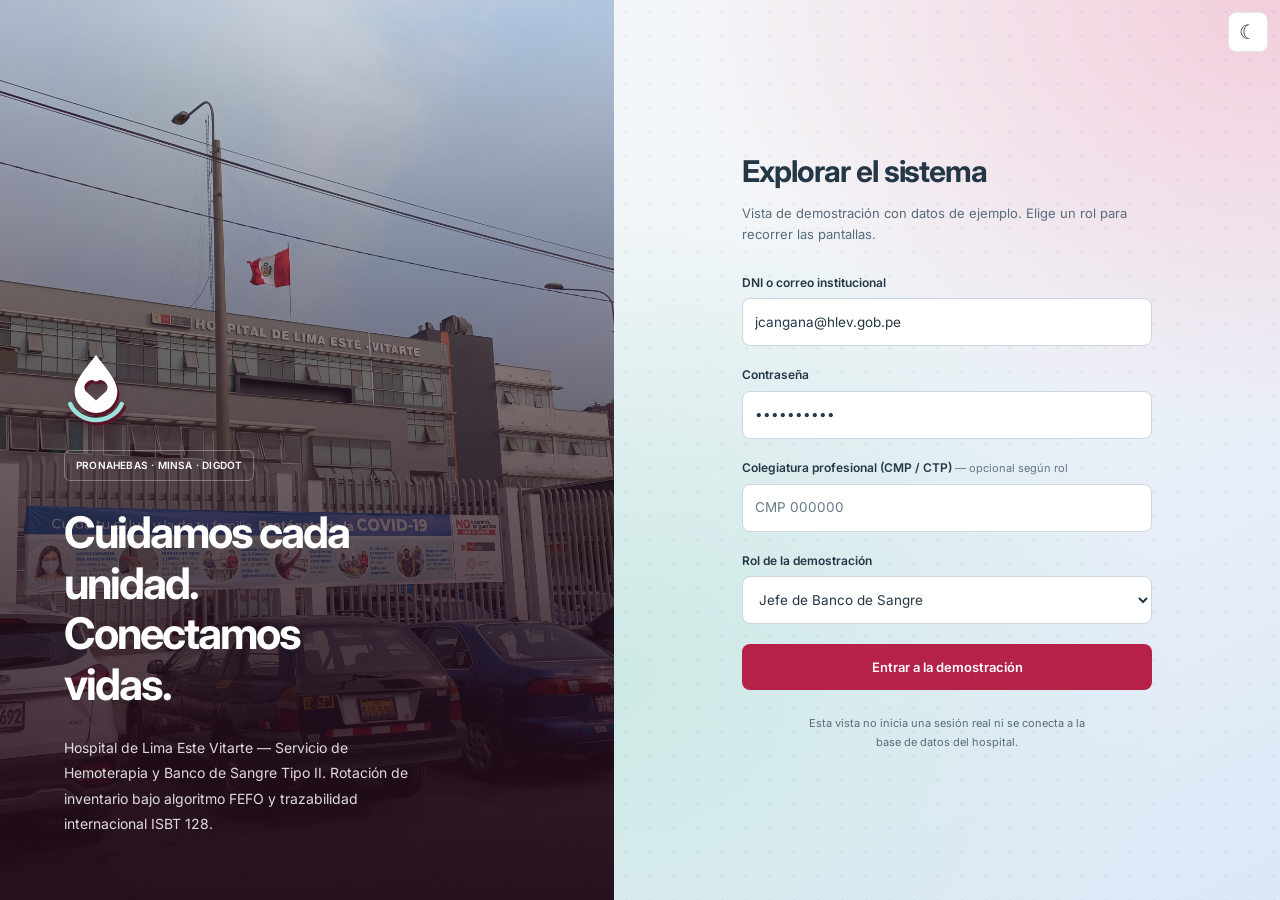
<file: frontend/index.html>
<!DOCTYPE html>
<html lang="es">
<head>
<meta charset="UTF-8">
<meta name="viewport" content="width=device-width, initial-scale=1.0">
<title>BancoSangre HLEV — Pantallas</title>
<link rel="icon" type="image/svg+xml" href="../mvc-springboot/src/main/resources/static/img/logo.svg">
<link rel="preconnect" href="https://fonts.googleapis.com">
<link rel="preconnect" href="https://fonts.gstatic.com" crossorigin>
<link href="https://fonts.googleapis.com/css2?family=Inter:wght@400;500;600;700;800&family=IBM+Plex+Mono:wght@400;500;600&display=swap" rel="stylesheet">
<style>
:root{
  --red-800:#7E1414; --red-700:#9E1B1B; --red-600:#B4291F; --red-50:#FBEAEA; --red-100:#F6D6D6;
  --navy-900:#10152A; --navy-800:#171D38; --navy-700:#232B4D;
  --ink-900:#12161F; --ink-700:#2B303B; --ink-600:#5B6472; --ink-400:#8B93A1; --ink-200:#C4C9D2;
  --line:#E3E6EB; --line-soft:#EDEFF3; --bg:#F4F5F7; --surface:#FFFFFF;
  --green-700:#1E7F3C; --green-50:#E9F6EC;
  --amber-700:#A9760A; --amber-50:#FBF1DE;
  --purple-700:#6941C6; --purple-50:#F1ECFC;
  --slate-700:#475467; --slate-50:#EEF1F4;
  --blue-700:#1849A9; --blue-50:#E9F0FB;
  --char-700:#2A2E35; --char-50:#EAEBED;
  --radius-sm:6px; --radius-md:10px; --radius-lg:16px;
  --font-ui:'Inter',system-ui,sans-serif; --font-mono:'IBM Plex Mono',ui-monospace,monospace;
  color-scheme: light;
}
*{box-sizing:border-box;}
html,body{margin:0;padding:0;}
body{
  font-family:var(--font-ui); background:var(--bg); color:var(--ink-900);
  -webkit-font-smoothing:antialiased; font-size:14px; line-height:1.45;
}
::selection{background:var(--red-100);}
a{color:inherit;}
button{font-family:inherit; cursor:pointer;}

/* ---------- Layout shell ---------- */
.app{display:flex; min-height:100vh;}
.sidebar{
  width:264px; min-width:264px; background:var(--navy-900); color:#fff;
  display:flex; flex-direction:column; padding:22px 16px; position:sticky; top:0; height:100vh;
}
.brand{display:flex; align-items:center; gap:10px; padding:6px 8px 22px 8px;}
.brand-mark{width:30px; height:30px; border-radius:8px; background:var(--red-700); position:relative; flex:none;}
.brand-mark::after{content:"";position:absolute; inset:8px; border-radius:2px; background:#fff; opacity:.9;}
.brand-name{font-weight:700; font-size:14.5px; letter-spacing:-0.01em;}
.brand-sub{font-size:10.5px; color:#8891A8; margin-top:1px;}

.nav{display:flex; flex-direction:column; gap:2px; margin-top:6px;}
.nav-item{
  display:flex; align-items:center; gap:10px; padding:9px 12px; border-radius:8px;
  color:rgba(255,255,255,.68); background:none; border:none; text-align:left; width:100%;
  font-size:13.5px; font-weight:500; transition:background .12s ease, color .12s ease;
}
.nav-item .dot{width:5px; height:5px; border-radius:50%; background:currentColor; opacity:.5; flex:none;}
.nav-item:hover{background:rgba(255,255,255,.06); color:#fff;}
.nav-item.active{background:var(--red-700); color:#fff; font-weight:600;}
.nav-item.active .dot{opacity:1;}
.nav-group-label{font-size:10.5px; text-transform:uppercase; letter-spacing:.06em; color:#5C6584; padding:16px 12px 6px;}

.sidebar-spacer{flex:1;}
.user-card{background:rgba(255,255,255,.06); border-radius:10px; padding:11px 12px; margin-top:8px;}
.user-name{font-size:12.5px; font-weight:600;}
.user-role{font-size:11px; color:#9AA2BB; margin-top:1px;}
.logout{margin-top:10px; font-size:11.5px; color:#9AA2BB; background:none; border:none; padding:0 4px; text-decoration:underline; text-underline-offset:2px;}

.main{flex:1; min-width:0; display:flex; flex-direction:column;}
.topbar{
  display:flex; align-items:center; justify-content:space-between; gap:16px;
  padding:22px 40px 0 40px;
}
.topbar h1{font-size:22px; margin:0 0 3px 0; letter-spacing:-0.01em;}
.topbar .subtitle{font-size:12.5px; color:var(--ink-600);}
.topbar-right{display:flex; align-items:center; gap:10px;}

.content{padding:22px 40px 48px 40px; display:flex; flex-direction:column; gap:20px;}

/* ---------- Reusable bits ---------- */
.pill{display:inline-flex; align-items:center; gap:6px; padding:5px 11px; border-radius:20px; font-size:11.5px; font-weight:600;}
.pill.red{background:var(--red-50); color:var(--red-700);}
.pill.green{background:var(--green-50); color:var(--green-700);}
.pill.amber{background:var(--amber-50); color:var(--amber-700);}
.pill.purple{background:var(--purple-50); color:var(--purple-700);}
.pill.slate{background:var(--slate-50); color:var(--slate-700);}
.pill.blue{background:var(--blue-50); color:var(--blue-700);}
.pill.char{background:var(--char-50); color:var(--char-700);}
.pill .dot{width:6px; height:6px; border-radius:50%; background:currentColor;}

.btn{border-radius:8px; font-weight:600; font-size:13px; padding:10px 16px; border:1px solid transparent; display:inline-flex; align-items:center; gap:8px;}
.btn-primary{background:var(--red-700); color:#fff;}
.btn-primary:hover{background:var(--red-800);}
.btn-ghost{background:#fff; color:var(--ink-700); border-color:var(--line);}
.btn-ghost:hover{border-color:var(--ink-200);}
.btn-sm{padding:6px 11px; font-size:12px; border-radius:7px;}

.card{background:var(--surface); border:1px solid var(--line); border-radius:var(--radius-lg); padding:22px;}
.card-title-row{display:flex; align-items:center; justify-content:space-between; margin-bottom:14px; gap:12px;}
.card-title{font-size:15px; font-weight:600;}
.card-desc{font-size:12px; color:var(--ink-600); margin-top:2px;}

.grid-4{display:grid; grid-template-columns:repeat(4,1fr); gap:14px;}
.grid-2{display:grid; grid-template-columns:1fr 1fr; gap:14px;}
.kpi{background:var(--surface); border:1px solid var(--line); border-radius:var(--radius-md); padding:16px 18px;}
.kpi .bar{width:26px; height:4px; border-radius:2px; margin-bottom:10px;}
.kpi .label{font-size:12px; color:var(--ink-600); font-weight:500;}
.kpi .value{font-size:25px; font-weight:700; margin:4px 0 3px 0; letter-spacing:-0.01em;}
.kpi .hint{font-size:11px; color:var(--ink-400);}

table{width:100%; border-collapse:collapse; font-size:13px;}
thead th{
  text-align:left; font-size:11px; font-weight:600; color:var(--ink-600); text-transform:none;
  padding:0 12px 10px 12px; border-bottom:1px solid var(--line);
}
tbody td{padding:12px; border-bottom:1px solid var(--line-soft); vertical-align:middle;}
tbody tr:last-child td{border-bottom:none;}
tbody tr:hover{background:#FAFAFB;}
.mono{font-family:var(--font-mono); font-size:12.5px; color:var(--ink-700);}
.cell-strong{font-weight:600;}
.cell-muted{color:var(--ink-600); font-size:12.5px;}

.field{display:flex; flex-direction:column; gap:6px;}
.field label{font-size:12.5px; font-weight:600; color:var(--ink-900);}
.field .hint{font-size:11px; color:var(--ink-400); font-weight:400;}
.input, select.input, textarea.input{
  border:1px solid var(--line); border-radius:8px; padding:10px 12px; font-size:13.5px;
  font-family:var(--font-ui); background:#FCFCFD; color:var(--ink-900); width:100%;
}
.input::placeholder{color:var(--ink-400);}
textarea.input{resize:vertical; min-height:64px;}
.checkline{display:flex; align-items:center; gap:8px; font-size:13px; color:var(--ink-700);}
.checkline input{accent-color:var(--red-700);}

.tabs{display:flex; gap:4px; border-bottom:1px solid var(--line); margin-bottom:4px;}
.tab{padding:10px 4px; margin-right:22px; font-size:13.5px; font-weight:600; color:var(--ink-400); border:none; background:none; border-bottom:2px solid transparent; position:relative; top:1px;}
.tab.active{color:var(--red-700); border-bottom-color:var(--red-700);}

.badge-rf{font-family:var(--font-mono); font-size:10.5px; font-weight:600; color:var(--ink-600); background:var(--slate-50); border-radius:5px; padding:2px 6px;}

.view{display:none;}
.view.active{display:flex; flex-direction:column; gap:20px;}

.divider{height:1px; background:var(--line); margin:2px 0;}

.progress-track{height:6px; border-radius:3px; background:var(--line-soft); overflow:hidden;}
.progress-fill{height:100%; border-radius:3px;}

.timeline{display:flex; flex-direction:column;}
.timeline-item{display:flex; gap:12px; padding:12px 0; border-bottom:1px solid var(--line-soft);}
.timeline-item:last-child{border-bottom:none;}
.timeline-dot{width:9px; height:9px; border-radius:50%; margin-top:4px; flex:none;}
.timeline-title{font-size:13px; font-weight:600;}
.timeline-meta{font-size:11.5px; color:var(--ink-400); margin-top:2px;}

.two-col{display:grid; grid-template-columns:1.5fr 1fr; gap:16px; align-items:start;}

/* Login screen */
.login-shell{display:flex; min-height:100vh; width:100%;}
.login-left{width:44%; min-width:460px; background:linear-gradient(165deg,var(--red-700),var(--red-800)); color:#fff; padding:60px; display:flex; flex-direction:column; justify-content:center; gap:22px;}
.login-badge{align-self:flex-start; padding:6px 14px; border-radius:20px; background:rgba(255,255,255,.15); font-size:11.5px; font-weight:600; letter-spacing:.02em;}
.login-left h1{font-size:32px; line-height:1.2; margin:0; font-weight:700; letter-spacing:-0.01em;}
.login-left p{font-size:14.5px; color:rgba(255,255,255,.85); line-height:1.6; margin:0; max-width:420px;}
.login-stats{display:flex; gap:34px; margin-top:8px;}
.login-stats .num{font-size:23px; font-weight:700;}
.login-stats .lbl{font-size:10.5px; color:rgba(255,255,255,.7); margin-top:3px; line-height:1.3;}
.login-right{flex:1; display:flex; align-items:center; justify-content:center; background:#fff; padding:40px;}
.login-form{width:100%; max-width:400px; display:flex; flex-direction:column; gap:16px;}
.login-form h2{font-size:24px; margin:0 0 2px 0;}
.login-form .sub{font-size:13px; color:var(--ink-600); margin-bottom:6px;}
.login-note{font-size:11px; color:var(--ink-400); text-align:center; margin-top:4px;}

.audit-log-line{display:flex; gap:14px; padding:10px 0; border-bottom:1px solid var(--line-soft); font-size:12.5px;}
.audit-log-line:last-child{border-bottom:none;}

.scan-box{border:1.5px dashed var(--ink-200); border-radius:12px; padding:26px; text-align:center; background:var(--bg);}
.scan-icon{width:44px; height:44px; margin:0 auto 10px; border-radius:10px; background:var(--navy-900); display:flex; align-items:center; justify-content:center;}

.match-row{display:flex; align-items:center; justify-content:space-between; padding:10px 14px; border-radius:8px; background:var(--green-50); border:1px solid #CFE9D5;}
.match-row.mismatch{background:var(--red-50); border-color:var(--red-100);}

/* Modal + Toast */
.modal-overlay{position:fixed; inset:0; background:rgba(16,21,42,.5); display:none; align-items:center; justify-content:center; z-index:100; padding:24px;}
.modal-overlay.open{display:flex;}
.modal-box{background:#fff; border-radius:16px; width:100%; max-width:520px; max-height:88vh; overflow-y:auto; padding:24px;}
.modal-head{display:flex; align-items:flex-start; justify-content:space-between; margin-bottom:16px;}
.modal-title{font-size:16px; font-weight:700;}
.modal-close{background:none; border:none; font-size:18px; color:var(--ink-400); line-height:1; padding:4px;}
.toast-wrap{position:fixed; bottom:24px; right:24px; z-index:200; display:flex; flex-direction:column; gap:8px; align-items:flex-end;}
.toast{background:var(--navy-900); color:#fff; padding:12px 16px; border-radius:10px; font-size:13px; font-weight:500; box-shadow:0 8px 24px rgba(16,21,42,.25); max-width:320px; opacity:0; transform:translateY(6px); transition:opacity .18s ease, transform .18s ease;}
.toast.show{opacity:1; transform:translateY(0);}
.toast.err{background:var(--red-700);}
.select-inline{border:1px solid var(--line); border-radius:6px; padding:5px 8px; font-size:12.5px; font-family:var(--font-mono); background:#FCFCFD;}

/* App móvil mockup */
.phone{width:280px; height:560px; border-radius:36px; border:10px solid var(--navy-900); background:#fff; overflow:hidden; position:relative; box-shadow:0 20px 50px rgba(16,21,42,.25); flex:none;}
.phone-notch{position:absolute; top:0; left:50%; transform:translateX(-50%); width:120px; height:22px; background:var(--navy-900); border-radius:0 0 14px 14px; z-index:2;}
.phone-screen{padding:34px 16px 16px 16px; height:100%; overflow-y:auto; background:var(--bg);}
.phone-topbar{display:flex; align-items:center; justify-content:space-between; margin-bottom:14px;}
.phone-card{background:#fff; border:1px solid var(--line); border-radius:12px; padding:12px; margin-bottom:10px;}
.push-note{background:var(--navy-900); color:#fff; border-radius:10px; padding:10px 12px; font-size:11.5px; margin-bottom:8px;}

/* Turnos grid */

@media (max-width: 980px){
  .grid-4{grid-template-columns:repeat(2,1fr);}
  .two-col{grid-template-columns:1fr;}
}
</style>
<link rel="stylesheet" href="../mvc-springboot/src/main/resources/static/css/interfaz.css">
<script defer src="../mvc-springboot/src/main/resources/static/js/interfaz.js"></script>
<script defer src="../mvc-springboot/src/main/resources/static/js/roles.js"></script>
</head>
<body>

<!-- ============ LOGIN VIEW ============ -->
<div id="view-login" class="view active" style="display:flex;">
  <div class="login-shell">
    <div class="login-left">
      <img class="login-logo" src="../mvc-springboot/src/main/resources/static/img/logo-claro.svg" width="64" height="72" alt="BancoSangre HLEV, una gota que cuida la vida">
      <span class="login-badge">PRONAHEBAS · MINSA · DIGDOT</span>
      <h1>Cuidamos cada unidad.<br>Conectamos vidas.</h1>
      <p>Hospital de Lima Este Vitarte — Servicio de Hemoterapia y Banco de Sangre Tipo II. Rotación de inventario bajo algoritmo FEFO y trazabilidad internacional ISBT 128.</p>
    </div>
    <div class="login-right">
      <form class="login-form" onsubmit="event.preventDefault(); enterApp();">
        <h2>Explorar el sistema</h2>
        <div class="sub">Vista de demostración con datos de ejemplo. Elige un rol para recorrer las pantallas.</div>
        <div class="field">
          <label>DNI o correo institucional</label>
          <input class="input" placeholder="12345678 o usuario@hlev.gob.pe" value="jcangana@hlev.gob.pe">
        </div>
        <div class="field">
          <label>Contraseña</label>
          <input class="input" type="password" placeholder="••••••••••" value="••••••••••">
        </div>
        <div class="field">
          <label>Colegiatura profesional (CMP / CTP) <span class="hint">— opcional según rol</span></label>
          <input class="input" placeholder="CMP 000000">
        </div>
        <div class="field">
          <label>Rol de la demostración</label>
          <select class="input" id="role-select">
            <option>Jefe de Banco de Sangre</option>
            <option>Médico Solicitante</option>
            <option>Tecnólogo Médico</option>
            <option>Administrador</option>
          </select>
        </div>
        <button class="btn btn-primary" type="submit" style="justify-content:center; padding:12px;">Entrar a la demostración</button>
        <div class="login-note">Esta vista no inicia una sesión real ni se conecta a la base de datos del hospital.</div>
      </form>
    </div>
  </div>
</div>

<!-- ============ APP SHELL ============ -->
<div id="app-shell" class="app" style="display:none;">
  <aside class="sidebar">
    <div class="brand">
      <img class="brand-mark" src="../mvc-springboot/src/main/resources/static/img/logo.svg" width="44" height="49" alt="Logotipo del banco de sangre">
      <div>
        <div class="brand-name">BancoSangre HLEV</div>
        <div class="brand-sub">Tipo II · ISBT 128</div>
      </div>
    </div>
    <nav class="nav">
      <button class="nav-item" data-view="dashboard"><span class="dot"></span>Dashboard</button>
      <button class="nav-item" data-view="inventario"><span class="dot"></span>Inventario FEFO</button>
      <button class="nav-item" data-view="donantes"><span class="dot"></span>Donantes y Serología</button>
      <button class="nav-item" data-view="etiquetado"><span class="dot"></span>Etiquetado ISBT 128</button>
      <button class="nav-item" data-view="solicitudes"><span class="dot"></span>Solicitudes clínicas</button>
      <button class="nav-item" data-view="despacho"><span class="dot"></span>Despacho</button>
      <button class="nav-item" data-view="interhospitalario"><span class="dot"></span>Red Interhospitalaria</button>
      <button class="nav-item" data-view="movil"><span class="dot"></span>App Móvil</button>
      <button class="nav-item" data-view="hemovigilancia"><span class="dot"></span>Hemovigilancia</button>
      <button class="nav-item" data-view="reportes"><span class="dot"></span>Reportes</button>
      <button class="nav-item" data-view="auditoria"><span class="dot"></span>Auditoría</button>
      <button class="nav-item" data-view="administracion"><span class="dot"></span>Administración</button>
    </nav>
    <div class="sidebar-spacer"></div>
    <div class="user-card">
      <div class="user-name" id="user-name-display">Cangana Salcedo, Jose Leonel</div>
      <div class="user-role" id="user-role-display">Jefe de Banco de Sangre</div>
    </div>
    <button class="logout" onclick="exitApp()">← Cerrar sesión</button>
  </aside>

  <div class="main">
    <div class="topbar">
      <div>
        <h1 id="topbar-title">Panel General</h1>
        <div class="subtitle" id="topbar-sub">Servicio de Hemoterapia y Banco de Sangre · HLEV — Tipo II</div>
      </div>
    </div>

    <div class="content">

      <!-- ============ DASHBOARD ============ -->
      <section id="view-dashboard" class="view">
        <div class="workspace-intro">
          <div><h2>Cada unidad cuenta.</h2><p>Consulta la disponibilidad de sangre, revisa las alertas y organiza la atención del servicio.</p></div>
          <img class="workspace-symbol" src="../mvc-springboot/src/main/resources/static/img/logo-claro.svg" width="58" height="66" alt="">
        </div>
        <div class="grid-4 dashboard-metrics">
          <div class="kpi"><div class="bar" style="background:var(--green-700)"></div><div class="label">Unidades disponibles</div><div class="value">1,248</div><div class="hint">+4.2% vs. semana previa</div></div>
          <div class="kpi"><div class="bar" style="background:var(--amber-700)"></div><div class="label">Próximas a vencer (≤72h)</div><div class="value">37</div><div class="hint">Priorizadas por FEFO</div></div>
          <div class="kpi"><div class="bar" style="background:var(--blue-700)"></div><div class="label">Solicitudes activas</div><div class="value">12</div><div class="hint">UCI · Emergencia · SOP</div></div>
          <div class="kpi"><div class="bar" style="background:var(--red-700)"></div><div class="label">Stock crítico (O−)</div><div class="value">6 un.</div><div class="hint">Bajo el mínimo de seguridad</div></div>
        </div>

        <div class="two-col">
          <div class="card">
            <div class="card-title-row">
              <div>
                <div class="card-title">Stock de Concentrado de Hematíes por Grupo ABO/Rh</div>
                <div class="card-desc">Actualización en tiempo real · orden de despacho FEFO</div>
              </div>
              <span class="pill purple"><span class="dot"></span>Orden FEFO activo</span>
            </div>
            <div id="abo-grid" class="grid-4" style="grid-template-columns:repeat(4,1fr); gap:10px;"></div>
          </div>

          <div class="card">
            <div class="card-title-row">
              <div>
                <div class="card-title">Alertas y notificaciones</div>
                <div class="card-desc">vencimiento y quiebre de stock crítico</div>
              </div>
            </div>
            <div class="timeline" id="alerts-list"></div>
          </div>
        </div>

        <div class="card">
          <div class="card-title-row">
            <div>
              <div class="card-title">Cumplimiento normativo y proyección de demanda</div>
              <div class="card-desc">Indicadores para fiscalización PRONAHEBAS y planificación de abastecimiento</div>
            </div>
          </div>
          <div class="grid-2">
            <div class="kpi"><div class="bar" style="background:var(--green-700)"></div><div class="label">Cumplimiento normativo PRONAHEBAS</div><div class="value">96.8%</div><div class="hint">32 de 33 controles conformes este trimestre</div></div>
            <div class="kpi"><div class="bar" style="background:var(--amber-700)"></div><div class="label">Proyección de desabastecimiento</div><div class="value" style="font-size:18px;">O− en 4 días</div><div class="hint">Según demanda histórica vs. stock actual</div></div>
          </div>
        </div>

        <div class="card">
          <div class="card-title-row">
            <div>
              <div class="card-title">Accesos rápidos</div>
              <div class="card-desc">Módulos del sistema según los 50 requerimientos funcionales</div>
            </div>
          </div>
          <div class="grid-4" id="quick-access"></div>
        </div>
      </section>

      <!-- ============ INVENTARIO FEFO ============ -->
      <section id="view-inventario" class="view">
        <div class="card">
          <div class="card-title-row">
            <div>
              <div class="card-title">Cámaras de refrigeración y congeladoras</div>
              <div class="card-desc">Unidades ordenadas automáticamente por fecha de vencimiento (FEFO — Primero en Vencer, Primero en Salir)</div>
            </div>
            <div style="display:flex; gap:8px;">
              <input class="input btn-sm" style="width:180px;" id="inv-search" placeholder="Buscar DIN o grupo..." oninput="renderInventory()">
              <select class="input btn-sm" style="width:auto;" id="inv-filter" onchange="renderInventory()">
                <option value="">Todos los estados</option>
                <option value="disponible">Disponible</option>
                <option value="reservado">Reservado</option>
                <option value="cuarentena">Cuarentena</option>
                <option value="bloqueado">Bloqueado</option>
                <option value="vencido">Vencido</option>
                <option value="despachado">Despachado</option>
                <option value="incinerado">Incinerado</option>
              </select>
              <button class="btn btn-ghost btn-sm" onclick="toast('Exportando inventario a CSV…')">Exportar</button>
            </div>
          </div>
          <table>
            <thead><tr>
              <th>DIN (ISBT 128)</th><th>Hemocomponente</th><th>ABO/Rh</th><th>Cámara</th><th>Vence</th><th>Estado</th><th></th>
            </tr></thead>
            <tbody id="inventory-rows"></tbody>
          </table>
          <div class="cell-muted" id="inv-count" style="margin-top:10px;"></div>
        </div>

        <div class="two-col">
          <div class="card">
            <div class="card-title-row"><div><div class="card-title">Monitoreo de temperatura de cámaras</div>
            <div class="card-desc">Integración con sensores — alerta ante desviación fuera de rango</div></div></div>
            <div id="temp-grid" class="grid-4" style="grid-template-columns:repeat(3,1fr);"></div>
          </div>
          <div class="card">
            <div class="card-title-row"><div><div class="card-title">Vida útil por hemocomponente</div><div class="card-desc">Referencia para el motor FEFO</div></div></div>
            <div class="timeline">
              <div class="timeline-item"><div class="timeline-dot" style="background:var(--red-700);"></div><div><div class="timeline-title">Plaquetas</div><div class="timeline-meta">5 días de vida útil</div></div></div>
              <div class="timeline-item"><div class="timeline-dot" style="background:var(--amber-700);"></div><div><div class="timeline-title">Glóbulos rojos (CH)</div><div class="timeline-meta">30 días de vida útil</div></div></div>
              <div class="timeline-item"><div class="timeline-dot" style="background:var(--blue-700);"></div><div><div class="timeline-title">Plasma Fresco Congelado</div><div class="timeline-meta">Hasta 1 año de vida útil</div></div></div>
            </div>
          </div>
        </div>

        <div class="card">
          <div class="card-title-row">
            <div><div class="card-title">Fraccionamiento de hemocomponentes</div>
            <div class="card-desc">Separación de la bolsa de sangre total, vinculada al DIN matriz</div></div>
          </div>
          <div class="field" style="margin-bottom:12px;">
            <label>Bolsa de sangre total a fraccionar</label>
            <select class="input mono" id="fract-din"></select>
          </div>
          <div class="grid-4" style="grid-template-columns:repeat(4,1fr); margin-bottom:14px;">
            <div class="kpi" style="padding:12px;"><div class="label">Concentrado de Hematíes</div><div class="value" style="font-size:18px;">1 unidad</div></div>
            <div class="kpi" style="padding:12px;"><div class="label">Plasma Fresco Congelado</div><div class="value" style="font-size:18px;">1 unidad</div></div>
            <div class="kpi" style="padding:12px;"><div class="label">Crioprecipitados</div><div class="value" style="font-size:18px;">2 unidades</div></div>
            <div class="kpi" style="padding:12px;"><div class="label">Concentrado Plaquetas</div><div class="value" style="font-size:18px;">1 unidad</div></div>
          </div>
          <button class="btn btn-primary btn-sm" onclick="fraccionarUnidad()">Fraccionar y generar hemocomponentes</button>
        </div>
      </section>

      <!-- ============ DONANTES Y SEROLOGÍA ============ -->
      <section id="view-donantes" class="view">
        <div class="tabs">
          <button class="tab active" data-tab="donantes:ficha">Ficha clínica del donante</button>
          <button class="tab" data-tab="donantes:diferimiento">Diferimiento</button>
          <button class="tab" data-tab="donantes:serologia">Tamizaje serológico</button>
          <button class="tab" data-tab="donantes:campanas">Campañas</button>
        </div>

        <div data-tabpanel="donantes:ficha" class="card">
          <div class="card-title-row"><div><div class="card-title">Registro de ficha clínica integral</div>
          <div class="card-desc">Datos demográficos, biométricos, tamizaje epidemiológico y antecedentes de viaje</div></div></div>
          <div class="grid-2" style="margin-bottom:14px;">
            <div class="field"><label>Nombres y apellidos</label><input class="input" id="don-nombre" placeholder="Ej. María Fernanda Quispe Rojas"></div>
            <div class="field"><label>DNI</label><input class="input" id="don-dni" placeholder="45678912"></div>
            <div class="field"><label>Fecha de nacimiento</label><input class="input" id="don-fecnac" placeholder="dd/mm/aaaa"></div>
            <div class="field"><label>Peso (kg)</label><input class="input" id="don-peso" type="number" placeholder="62" oninput="evaluarAptitud()"></div>
            <div class="field"><label>Hemoglobina (g/dL)</label><input class="input" id="don-hb" type="number" step="0.1" placeholder="13.4" oninput="evaluarAptitud()"></div>
            <div class="field"><label>Grupo sanguíneo declarado</label><input class="input" id="don-abo" placeholder="Se confirmará en laboratorio"></div>
            <div class="field">
              <label>Tipo de donación</label>
              <select class="input" id="don-tipo">
                <option value="voluntaria">Voluntaria</option>
                <option value="reposicion">Reposición</option>
                <option value="autologa">Autóloga</option>
              </select>
            </div>
            <div class="field">
              <label>Campaña de captación vinculada <span class="hint">— si aplica</span></label>
              <select class="input" id="don-campana">
                <option value="">— Ninguna (donación directa) —</option>
                <option value="utp">Dona Vida UTP 2026-II</option>
                <option value="ate">Empresas Solidarias ATE</option>
              </select>
            </div>
          </div>
          <div class="field" style="margin-bottom:14px;">
            <label>Antecedentes de viaje y tamizaje epidemiológico</label>
            <textarea class="input" id="don-antecedentes" placeholder="Zonas endémicas visitadas en los últimos 12 meses, conductas de riesgo, medicación reciente..." oninput="evaluarAptitud()"></textarea>
          </div>
          <div class="checkline" style="margin-bottom:14px;">
            <input type="checkbox" id="don-consentimiento">
            <label for="don-consentimiento" style="font-weight:400;">El donante firmó digitalmente el consentimiento informado previo a la extracción</label>
          </div>
          <div style="display:flex; align-items:center; justify-content:space-between;">
            <span class="pill green" id="aptitud-pill"><span class="dot"></span>Aptitud automática: APTO (criterios PRONAHEBAS)</span>
            <button class="btn btn-primary btn-sm" onclick="registrarDonante()">Registrar donante</button>
          </div>
        </div>

        <div data-tabpanel="donantes:diferimiento" class="card" style="display:none;">
          <div class="card-title-row"><div><div class="card-title">Diferimiento temporal o permanente</div>
          <div class="card-desc">Basado en el cuestionario de triaje clínico y causales normativas del MINSA</div></div></div>
          <table>
            <thead><tr><th>Donante</th><th>Motivo</th><th>Tipo</th><th>Vigente hasta</th><th>Estado</th></tr></thead>
            <tbody id="diferimiento-rows"></tbody>
          </table>
        </div>

        <div data-tabpanel="donantes:serologia" class="card" style="display:none;">
          <div class="card-title-row"><div><div class="card-title">Tamizaje serológico — 7 marcadores infecciosos</div>
          <div class="card-desc">Doble digitación ciega o interfaz LIS · bloqueo automático ante reactividad</div></div></div>
          <div class="field" style="max-width:340px; margin-bottom:14px;">
            <label>Unidad a tamizar</label>
            <select class="input mono" id="serologia-din" onchange="renderSerologia()"></select>
          </div>
          <table>
            <thead><tr><th>Marcador</th><th>Digitación 1</th><th>Digitación 2</th><th>Estado</th></tr></thead>
            <tbody id="serologia-rows"></tbody>
          </table>
          <div style="display:flex; justify-content:flex-end; margin-top:12px;">
            <button class="btn btn-primary btn-sm" onclick="guardarSerologia()">Guardar resultados</button>
          </div>
          <div id="serologia-alert"></div>
        </div>

        <div data-tabpanel="donantes:campanas" class="card" style="display:none;">
          <div class="card-title-row"><div><div class="card-title">Campañas externas de captación</div>
          <div class="card-desc">Universidades, empresas e instituciones — metas y resultados</div></div></div>
          <table>
            <thead><tr><th>Campaña</th><th>Institución</th><th>Meta</th><th>Captados</th><th>Avance</th></tr></thead>
            <tbody>
              <tr><td class="cell-strong">Dona Vida UTP 2026-II</td><td class="cell-muted">Universidad Tecnológica del Perú</td><td class="mono">150</td><td class="mono">98</td><td style="width:160px;"><div class="progress-track"><div class="progress-fill" style="width:65%; background:var(--green-700);"></div></div></td></tr>
              <tr><td class="cell-strong">Empresas Solidarias ATE</td><td class="cell-muted">Consorcio industrial ATE-Vitarte</td><td class="mono">80</td><td class="mono">34</td><td style="width:160px;"><div class="progress-track"><div class="progress-fill" style="width:42%; background:var(--amber-700);"></div></div></td></tr>
            </tbody>
          </table>
        </div>
      </section>

      <!-- ============ ETIQUETADO ISBT 128 ============ -->
      <section id="view-etiquetado" class="view">
        <div class="two-col">
          <div class="card">
            <div class="card-title-row"><div><div class="card-title">Generación de etiqueta ISBT 128</div>
            <div class="card-desc">Identificación de Donación (DIN), código de producto, grupo ABO/Rh y vencimiento</div></div></div>
            <div class="grid-2" style="margin-bottom:14px;">
              <div class="field"><label>DIN (verificación módulo 37-2)</label><input class="input mono" id="et-din" value="=W1237250171238" readonly></div>
              <div class="field"><label>Código de producto (E-code)</label><input class="input mono" id="et-code" value="E0387V00" readonly></div>
              <div class="field"><label>Grupo ABO/Rh</label>
                <select class="input mono" id="et-abo" onchange="updateEtiquetaPreview()">
                  <option>O NEG</option><option>O POS</option><option>A NEG</option><option>A POS</option>
                  <option>B NEG</option><option>B POS</option><option>AB NEG</option><option>AB POS</option>
                </select>
              </div>
              <div class="field"><label>Fecha / hora de colecta</label><input class="input mono" id="et-colecta" value="12/09/2026 08:14" readonly></div>
              <div class="field"><label>Fecha de vencimiento</label><input class="input mono" id="et-vence" value="11/10/2026" readonly></div>
              <div class="field"><label>Hemocomponente</label>
                <select class="input mono" id="et-producto" onchange="updateEtiquetaPreview()">
                  <option value="E0387V00|Concentrado de Hematíes">Concentrado de Hematíes</option>
                  <option value="E0217V00|Plasma Fresco Congelado">Plasma Fresco Congelado</option>
                  <option value="E0453V00|Concentrado de Plaquetas">Concentrado de Plaquetas</option>
                  <option value="E0301V00|Crioprecipitado">Crioprecipitado</option>
                </select>
              </div>
            </div>
            <div style="display:flex; gap:10px; flex-wrap:wrap;">
              <button class="btn btn-primary btn-sm" onclick="generarNuevoDIN()">Generar nuevo DIN</button>
              <button class="btn btn-ghost btn-sm" onclick="imprimirEtiqueta()">Imprimir etiqueta</button>
              <button class="btn btn-ghost btn-sm" onclick="leerCodigo()">Leer código (escáner)</button>
              <button class="btn btn-ghost btn-sm" onclick="generarCertificado()">Certificado de calidad (QR)</button>
            </div>
          </div>

          <div class="card" style="display:flex; flex-direction:column; align-items:center; gap:14px; justify-content:center;">
            <div style="font-size:12px; color:var(--ink-600); font-weight:600;">VISTA PREVIA DE ETIQUETA</div>
            <div style="width:100%; max-width:280px; border:1.5px solid var(--ink-900); border-radius:4px; padding:14px; font-family:var(--font-mono);" id="label-preview">
              <div style="display:flex; justify-content:space-between; font-size:11px; font-weight:700; border-bottom:1px solid var(--ink-900); padding-bottom:6px; margin-bottom:6px;">
                <span>HLEV · BANCO DE SANGRE</span><span>ISBT 128</span>
              </div>
              <div style="height:34px; background:repeating-linear-gradient(90deg,#12161F 0 2px, transparent 2px 4px, #12161F 4px 6px, transparent 6px 9px); margin-bottom:6px;"></div>
              <div style="font-size:11px; letter-spacing:.03em; margin-bottom:8px;" id="label-din-text">=W1237250171238</div>
              <div style="display:grid; grid-template-columns:1fr 1fr; gap:6px 10px; font-size:10.5px;">
                <div><div style="color:var(--ink-400);">PRODUCTO</div><div style="font-weight:700;" id="label-code">E0387V00</div></div>
                <div><div style="color:var(--ink-400);">GRUPO</div><div style="font-weight:700; color:var(--red-700);" id="label-abo">O NEG</div></div>
                <div><div style="color:var(--ink-400);">COLECTA</div><div style="font-weight:700;" id="label-colecta">12/09/26</div></div>
                <div><div style="color:var(--ink-400);">VENCE</div><div style="font-weight:700;" id="label-vence">11/10/26</div></div>
              </div>
              <div style="margin-top:10px; height:22px; background:repeating-linear-gradient(90deg,#12161F 0 1px, transparent 1px 3px);"></div>
            </div>
          </div>
        </div>
      </section>

      <!-- ============ SOLICITUDES CLÍNICAS ============ -->
      <section id="view-solicitudes" class="view">
        <div class="tabs">
          <button class="tab active" data-tab="sol:nueva">Nueva solicitud</button>
          <button class="tab" data-tab="sol:compat">Compatibilidad inmunohematológica</button>
        </div>

        <div data-tabpanel="sol:nueva" class="card">
          <div class="card-title-row"><div><div class="card-title">Solicitud transfusional virtual</div>
          <div class="card-desc">UCI · Emergencia · Centro Quirúrgico · Gineco-Obstetricia</div></div>
          <button class="btn btn-ghost btn-sm" onclick="importarHIS()">Importar orden desde HIS/SIS</button>
          </div>
          <div class="field" style="max-width:280px; margin-bottom:14px;">
            <label>Tipo de solicitud</label>
            <select class="input" id="sol-tipo" onchange="toggleTipoSolicitud()">
              <option value="transfusional">Solicitud transfusional</option>
              <option value="reserva">Reserva para cirugía programada</option>
            </select>
          </div>
          <div class="grid-2" style="margin-bottom:14px;">
            <div class="field"><label>Paciente</label><input class="input" id="sol-paciente" placeholder="Nombres y apellidos del receptor"></div>
            <div class="field"><label>Historia clínica</label><input class="input mono" id="sol-hc" placeholder="HC-2026-00000"></div>
            <div class="field"><label>Servicio solicitante</label>
              <select class="input" id="sol-servicio"><option>Emergencia</option><option>UCI</option><option>Centro Quirúrgico</option><option>Gineco-Obstetricia</option></select>
            </div>
            <div class="field"><label>Diagnóstico (CIE-10)</label><input class="input mono" id="sol-cie10" placeholder="Ej. O72.1 — Hemorragia posparto"></div>
            <div class="field"><label>Hemocomponente y cantidad</label><input class="input" id="sol-componente" placeholder="2 unidades — Concentrado de Hematíes"></div>
            <div class="field"><label>Prioridad clínica</label>
              <select class="input" id="sol-prioridad"><option>Urgente (&lt;15 min)</option><option>Programada</option><option>Diferible</option></select>
            </div>
          </div>
          <div class="field" id="sol-reserva-field" style="display:none; max-width:280px; margin-bottom:14px;">
            <label>Fecha límite de la reserva</label>
            <input class="input" id="sol-reserva-fecha" placeholder="dd/mm/aaaa — liberación automática al vencer">
          </div>
          <div style="display:flex; justify-content:flex-end;"><button class="btn btn-primary btn-sm" onclick="enviarSolicitud()">Enviar solicitud</button></div>

          <div class="divider" style="margin:20px 0;"></div>
          <div class="card-title" style="margin-bottom:10px;">Solicitudes activas</div>
          <table>
            <thead><tr><th>Paciente</th><th>Servicio</th><th>CIE-10</th><th>Prioridad</th><th>Estado</th><th></th></tr></thead>
            <tbody id="solicitudes-rows"></tbody>
          </table>
        </div>

        <div data-tabpanel="sol:compat" class="card" style="display:none;">
          <div class="card-title-row"><div><div class="card-title">Pruebas de compatibilidad cruzada pre-transfusional</div>
          <div class="card-desc">Prueba mayor, prueba menor y rastreo de anticuerpos irregulares (RAI)</div></div></div>
          <div class="field" style="max-width:340px; margin-bottom:14px;">
            <label>Solicitud a validar</label>
            <select class="input" id="compat-solicitud"></select>
          </div>
          <table>
            <thead><tr><th>Prueba</th><th>Muestra</th><th>Resultado</th><th>Validado por</th><th>Estado</th></tr></thead>
            <tbody>
              <tr><td class="cell-strong">Prueba mayor</td><td class="mono">S-88213</td><td class="mono">Sin aglutinación</td><td class="cell-muted">T.M. Palomino, J.</td><td><span class="pill green"><span class="dot"></span>Compatible</span></td></tr>
              <tr><td class="cell-strong">Prueba menor</td><td class="mono">S-88213</td><td class="mono">Sin aglutinación</td><td class="cell-muted">T.M. Palomino, J.</td><td><span class="pill green"><span class="dot"></span>Compatible</span></td></tr>
              <tr><td class="cell-strong">Rastreo de anticuerpos (RAI)</td><td class="mono">S-88213</td><td class="mono">Negativo</td><td class="cell-muted">T.M. Palomino, J.</td><td><span class="pill green"><span class="dot"></span>Negativo</span></td></tr>
            </tbody>
          </table>
          <div style="display:flex; justify-content:flex-end; margin-top:12px;">
            <button class="btn btn-primary btn-sm" onclick="validarCompatibilidad()">Marcar solicitud como compatible</button>
          </div>
        </div>
      </section>

      <!-- ============ DESPACHO ============ -->
      <section id="view-despacho" class="view">
        <div class="two-col">
          <div class="card">
            <div class="card-title-row"><div><div class="card-title">Doble verificación electrónica</div>
            <div class="card-desc">Escaneo de hemocomponente vs. pulsera identificadora del receptor</div></div></div>
            <div class="scan-box" style="margin-bottom:14px; cursor:pointer;" onclick="escanearHemocomponente()">
              <div class="scan-icon"><svg width="20" height="20" viewBox="0 0 24 24" fill="none"><path d="M4 7V4h3M20 7V4h-3M4 17v3h3M20 17v3h-3" stroke="#fff" stroke-width="2" stroke-linecap="round"/></svg></div>
              <div style="font-weight:600; font-size:13.5px; margin-bottom:2px;">Escanear código del hemocomponente</div>
              <div style="font-size:12px; color:var(--ink-600);">DIN escaneado: <span class="mono" id="scan-din">—</span></div>
            </div>
            <div class="scan-box" style="cursor:pointer;" onclick="escanearPulsera()">
              <div class="scan-icon"><svg width="20" height="20" viewBox="0 0 24 24" fill="none"><path d="M4 7V4h3M20 7V4h-3M4 17v3h3M20 17v3h-3" stroke="#fff" stroke-width="2" stroke-linecap="round"/></svg></div>
              <div style="font-weight:600; font-size:13.5px; margin-bottom:2px;">Escanear pulsera del receptor</div>
              <div style="font-size:12px; color:var(--ink-600);">ID paciente: <span class="mono" id="scan-hc">—</span></div>
            </div>
          </div>

          <div class="card">
            <div class="card-title-row"><div><div class="card-title">Resultado de verificación</div></div></div>
            <div style="display:flex; flex-direction:column; gap:10px;" id="verif-rows">
              <div class="cell-muted" style="font-size:12.5px;">Escanea ambos códigos para ejecutar la doble verificación electrónica.</div>
            </div>
            <div class="divider" style="margin:16px 0;"></div>
            <div class="checkline" style="margin-bottom:14px;">
              <input type="checkbox" id="despacho-firma" onchange="evaluarVerificacion()">
              <label for="despacho-firma" style="font-weight:400;">Firma electrónica del responsable validada</label>
            </div>
            <button class="btn btn-primary" id="despacho-btn" style="width:100%; justify-content:center; opacity:.5;" disabled onclick="autorizarDespacho()">Autorizar y registrar entrega</button>
            <div style="text-align:center; font-size:11px; color:var(--ink-400); margin-top:8px;">Toda entrega queda registrada en el log de auditoría</div>
          </div>
        </div>
      </section>

      <!-- ============ RED INTERHOSPITALARIA ============ -->
      <section id="view-interhospitalario" class="view">
        <div class="tabs">
          <button class="tab active" data-tab="red:panel">Panel de red</button>
          <button class="tab" data-tab="red:solicitudes">Solicitudes de intercambio</button>
          <button class="tab" data-tab="red:convenios">Convenios</button>
        </div>

        <div data-tabpanel="red:panel" class="card">
          <div class="card-title-row"><div><div class="card-title">Visibilidad de stock en la red de establecimientos</div>
          <div class="card-desc">Disponibilidad por grupo ABO/Rh en establecimientos integrados de la red pública</div></div></div>
          <table>
            <thead><tr><th>Establecimiento</th><th>O+</th><th>O−</th><th>A+</th><th>A−</th><th>B+</th><th>B−</th><th>AB+</th><th>AB−</th></tr></thead>
            <tbody>
              <tr><td class="cell-strong">HLEV (sede local)</td><td class="mono">312</td><td class="mono" style="color:var(--red-700); font-weight:700;">6</td><td class="mono">264</td><td class="mono">41</td><td class="mono">198</td><td class="mono">22</td><td class="mono">88</td><td class="mono" style="color:var(--red-700); font-weight:700;">9</td></tr>
              <tr><td class="cell-strong">Hospital Vitarte II</td><td class="mono">180</td><td class="mono">14</td><td class="mono">120</td><td class="mono">18</td><td class="mono">95</td><td class="mono">11</td><td class="mono">40</td><td class="mono">6</td></tr>
              <tr><td class="cell-strong">Hospital de la Solidaridad ATE</td><td class="mono">95</td><td class="mono">4</td><td class="mono">70</td><td class="mono">9</td><td class="mono">51</td><td class="mono">3</td><td class="mono">22</td><td class="mono">2</td></tr>
              <tr><td class="cell-strong">PRONAHEBAS Central</td><td class="mono">610</td><td class="mono">48</td><td class="mono">420</td><td class="mono">70</td><td class="mono">310</td><td class="mono">40</td><td class="mono">150</td><td class="mono">28</td></tr>
            </tbody>
          </table>
        </div>

        <div data-tabpanel="red:solicitudes" class="card" style="display:none;">
          <div class="card-title-row"><div><div class="card-title">Solicitudes de intercambio interhospitalario</div>
          <div class="card-desc">Envío, respuesta y devolución de unidades entre establecimientos</div></div>
          <button class="btn btn-primary btn-sm" onclick="abrirModalIntercambio()">+ Nueva solicitud de intercambio</button>
          </div>
          <table>
            <thead><tr><th>Establecimiento</th><th>Hemocomponente</th><th>Cantidad</th><th>Dirección</th><th>Estado</th><th></th></tr></thead>
            <tbody id="intercambio-rows"></tbody>
          </table>
        </div>

        <div data-tabpanel="red:convenios" class="card" style="display:none;">
          <div class="card-title-row"><div><div class="card-title">Convenios interinstitucionales vigentes</div></div></div>
          <table>
            <thead><tr><th>Establecimiento</th><th>Tipo de convenio</th><th>Vigente hasta</th><th>Estado</th></tr></thead>
            <tbody>
              <tr><td class="cell-strong">Hospital Vitarte II</td><td class="cell-muted">Intercambio recíproco de hemocomponentes</td><td class="mono">31/12/2026</td><td><span class="pill green"><span class="dot"></span>Vigente</span></td></tr>
              <tr><td class="cell-strong">Hospital de la Solidaridad ATE</td><td class="cell-muted">Apoyo mutuo ante desabastecimiento crítico</td><td class="mono">15/06/2027</td><td><span class="pill green"><span class="dot"></span>Vigente</span></td></tr>
              <tr><td class="cell-strong">PRONAHEBAS Central</td><td class="cell-muted">Convenio marco de red nacional de bancos de sangre</td><td class="mono">—</td><td><span class="pill blue"><span class="dot"></span>Indefinido</span></td></tr>
            </tbody>
          </table>
        </div>
      </section>

      <!-- ============ APP MÓVIL ============ -->
      <section id="view-movil" class="view">
        <div class="two-col" style="grid-template-columns:auto 1fr;">
          <div class="phone">
            <div class="phone-notch"></div>
            <div class="phone-screen">
              <div class="phone-topbar">
                <strong style="font-size:13px;">BancoSangre HLEV</strong>
                <span style="font-size:16px;">☰</span>
              </div>
              <div class="push-note">🔔 Stock crítico: O− bajo el mínimo de seguridad (6 un.)</div>
              <div class="push-note">🔔 Solicitud SOL-2026-0341 respondida: Compatible</div>
              <div class="phone-card">
                <div class="cell-muted" style="margin-bottom:6px;">Consulta rápida de stock</div>
                <div style="display:flex; justify-content:space-between; font-weight:700; font-size:15px;"><span>O NEG</span><span style="color:var(--red-700);">6 un.</span></div>
              </div>
              <div class="phone-card">
                <div class="cell-muted" style="margin-bottom:8px;">Nueva solicitud transfusional</div>
                <div class="field" style="margin-bottom:8px;"><input class="input" style="font-size:12px; padding:8px;" placeholder="Paciente"></div>
                <div class="field" style="margin-bottom:8px;"><input class="input" style="font-size:12px; padding:8px;" placeholder="CIE-10"></div>
                <button class="btn btn-primary btn-sm" style="width:100%; justify-content:center;" onclick="simularPushMovil()">Enviar</button>
              </div>
            </div>
          </div>
          <div class="card">
            <div class="card-title-row"><div><div class="card-title">Aplicación móvil para personal asistencial</div>
            <div class="card-desc">Consulta de stock y registro de solicitudes desde dispositivos móviles, con notificaciones push</div></div></div>
            <div class="timeline">
              <div class="timeline-item"><div class="timeline-dot" style="background:var(--blue-700);"></div><div><div class="timeline-title">Consulta de disponibilidad</div><div class="timeline-meta">Stock por grupo ABO/Rh en tiempo real, igual que en el panel web</div></div></div>
              <div class="timeline-item"><div class="timeline-dot" style="background:var(--red-700);"></div><div><div class="timeline-title">Notificaciones push</div><div class="timeline-meta">Quiebres de stock, vencimientos próximos y respuestas a solicitudes interhospitalarias</div></div></div>
              <div class="timeline-item"><div class="timeline-dot" style="background:var(--green-700);"></div><div><div class="timeline-title">Registro de solicitudes</div><div class="timeline-meta">Solicitud transfusional optimizada para uso desde cabecera del paciente</div></div></div>
            </div>
            <button class="btn btn-ghost btn-sm" style="margin-top:12px;" onclick="simularPushMovil()">Simular notificación push</button>
          </div>
        </div>
      </section>

      <!-- ============ HEMOVIGILANCIA ============ -->
      <section id="view-hemovigilancia" class="view">
        <div class="card">
          <div class="card-title-row"><div><div class="card-title">Eventos e incidentes adversos transfusionales</div>
          <div class="card-desc">Inmediatos o tardíos — trazabilidad completa hacia la donación origen</div></div>
          <button class="btn btn-primary btn-sm" onclick="abrirModalHemovigilancia()">+ Registrar evento</button>
          </div>
          <table>
            <thead><tr><th>Fecha</th><th>Paciente</th><th>Reacción</th><th>DIN origen</th><th>Severidad</th><th>Estado</th></tr></thead>
            <tbody id="hemovigilancia-rows"></tbody>
          </table>
        </div>
      </section>

      <!-- ============ REPORTES ============ -->
      <section id="view-reportes" class="view">
        <div class="card">
          <div class="card-title-row"><div><div class="card-title">Reportes oficiales</div>
          <div class="card-desc">Consolidados operacionales, estadísticos y epidemiológicos para fiscalización</div></div></div>
          <div class="grid-4" id="reports-grid"></div>
        </div>
      </section>

      <!-- ============ AUDITORÍA ============ -->
      <section id="view-auditoria" class="view">
        <div class="card">
          <div class="card-title-row"><div><div class="card-title">Registro de auditoría inmutable</div>
          <div class="card-desc">Fecha, hora exacta, terminal IP y usuario responsable de cada acción crítica</div></div></div>
          <table>
            <thead><tr><th>Fecha / hora</th><th>Usuario</th><th>Acción</th><th>Recurso</th><th>IP terminal</th></tr></thead>
            <tbody id="audit-rows"></tbody>
          </table>
        </div>
      </section>

      <!-- ============ ADMINISTRACIÓN ============ -->
      <section id="view-administracion" class="view">

        <div data-tabpanel="admin:usuarios" class="card">
          <div class="card-title-row"><div><div class="card-title">Gestión de usuarios y roles</div>
          <div class="card-desc">Crear, editar, desactivar y reasignar roles de las cuentas registradas</div></div>
          <button class="btn btn-primary btn-sm" onclick="toast('Formulario de nuevo usuario (simulado)')">+ Nuevo usuario</button>
          </div>
          <table>
            <thead><tr><th>Usuario</th><th>Rol</th><th>Último acceso</th><th>Estado</th><th></th></tr></thead>
            <tbody id="usuarios-rows"></tbody>
          </table>
        </div>

      </section>

    </div>
  </div>
</div>

<!-- Modal genérico -->
<div class="modal-overlay" id="modal-overlay">
  <div class="modal-box" id="modal-box"></div>
</div>
<!-- Toasts -->
<div class="toast-wrap" id="toast-wrap"></div>

<script>
/* =========================================================
   ESTADO CENTRAL DE LA APLICACIÓN
   Todas las acciones mutan este objeto y disparan re-render +
   un asiento en el log de auditoría, simulando el
   comportamiento de un sistema transaccional real.
========================================================= */
const state = {
  currentUser: "Cangana Salcedo, Jose Leonel",
  currentRole: "Jefe de Banco de Sangre",

  aboGroups: [
    ["O+", 312, 800, false], ["O-", 6, 40, true], ["A+", 264, 700, false], ["A-", 41, 150, false],
    ["B+", 198, 600, false], ["B-", 22, 100, false], ["AB+", 88, 300, false], ["AB-", 9, 60, true],
  ],

  alerts: [
    ["red", "3 unidades O− vencen en menos de 24h", "Priorizar despacho FEFO — Cámara 2"],
    ["amber", "Stock de AB− bajo el mínimo de seguridad", "9 unidades disponibles, mínimo 20"],
    ["blue", "Solicitud urgente pendiente — Emergencia", "2 un. O− · CIE-10 S72.0 · hace 6 min"],
    ["purple", "12 unidades en cuarentena serológica", "Resultados esperados de LIS"],
  ],

  // { din, producto, abo, camara, exp, status }
  inventory: [
    {din:"W1237250171238",producto:"Concentrado de Hematíes",abo:"O NEG",camara:"Cámara 2 · Refrig.",exp:"11/10/2026",status:"disponible"},
    {din:"W1237250171012",producto:"Concentrado de Hematíes",abo:"O POS",camara:"Cámara 1 · Refrig.",exp:"28/09/2026",status:"reservado"},
    {din:"W1237250169887",producto:"Plasma Fresco Congelado",abo:"A POS",camara:"Congelador 1",exp:"09/2027",status:"disponible"},
    {din:"W1237250165530",producto:"Concentrado de Plaquetas",abo:"B NEG",camara:"Cámara 3 · Agitador",exp:"16/09/2026",status:"cuarentena"},
    {din:"W1237250169901",producto:"Concentrado de Hematíes",abo:"AB NEG",camara:"Cámara 2 · Refrig.",exp:"15/09/2026",status:"bloqueado"},
    {din:"W1237250158820",producto:"Crioprecipitado",abo:"O POS",camara:"Congelador 2",exp:"04/2027",status:"disponible"},
    {din:"W1237250149310",producto:"Concentrado de Hematíes",abo:"A NEG",camara:"Cámara 1 · Refrig.",exp:"01/09/2026",status:"vencido"},
    {din:"W1237250171400",producto:"Concentrado de Hematíes",abo:"B POS",camara:"Cámara 2 · Refrig.",exp:"20/09/2026",status:"despachado"},
  ],

  diferimientos: [
    ["Ramírez Soto, Carlos","Viaje a zona endémica de malaria","amber","Temporal","12/12/2026"],
    ["Fernández Luna, Ana","Hemoglobina bajo el mínimo (11.2 g/dL)","amber","Temporal","30/10/2026"],
    ["Vega Mamani, Jorge","Antecedente de conducta de riesgo declarada","red","Permanente","—"],
  ],

  solicitudes: [],
  hemovigilancia: [
    {fecha:"10/09/2026",paciente:"Torres Huamán, L.",reaccion:"Reacción febril no hemolítica",din:"W1237250171012",severidad:"amber:Leve",estado:"green:Resuelto"},
    {fecha:"03/09/2026",paciente:"Quiroz Vera, D.",reaccion:"Reacción alérgica (urticaria)",din:"W1237250169887",severidad:"amber:Leve",estado:"green:Resuelto"},
    {fecha:"27/08/2026",paciente:"Salazar Ponce, R.",reaccion:"Sospecha de reacción hemolítica",din:"W1237250165530",severidad:"red:Grave",estado:"amber:En investigación"},
  ],

  auditLog: [
    ["15/09/2026 09:41:02","Jaimes Daza, J. (Jefe BS)","Autorizó despacho de unidad","DIN W1237250171238","10.20.4.18"],
    ["15/09/2026 09:12:47","Palomino Camarena, J. (T.M.)","Validó prueba de compatibilidad","Solicitud SOL-2026-0341","10.20.4.09"],
    ["15/09/2026 08:55:10","Cangana Salcedo, J. (T.M.)","Generó etiqueta ISBT 128","DIN W1237250171238","10.20.4.09"],
    ["14/09/2026 22:03:38","Sistema (automático)","Bloqueó unidad por reactividad serológica","DIN W1237250169901","—"],
    ["14/09/2026 18:20:15","Camones Chávez, A. (Backend)","Ejecutó reordenamiento FEFO","Cámara 2","10.20.4.03"],
  ],

  despachoScan: { din:null, hc:null },
  reqCounter: 340,
};

const statusMeta = {
  disponible:["green","Disponible"], reservado:["amber","Reservado"], cuarentena:["purple","Cuarentena"],
  bloqueado:["red","Bloqueado"], vencido:["slate","Vencido"], despachado:["blue","Despachado"], incinerado:["char","Incinerado"],
};
const serologyMarkers = ["VIH 1/2","Hepatitis B (HBsAg)","Hepatitis C","Sífilis (VDRL/RPR)","Chagas","HTLV I/II"];

/* ---------------- Utilidades ---------------- */
function pill(colorClass, label){ return `<span class="pill ${colorClass}"><span class="dot"></span>${label}</span>`; }
function nowStr(){
  const d = new Date();
  const p = n => String(n).padStart(2,'0');
  return `${p(d.getDate())}/${p(d.getMonth()+1)}/${d.getFullYear()} ${p(d.getHours())}:${p(d.getMinutes())}:${p(d.getSeconds())}`;
}
function randomIp(){ return `10.20.4.${Math.floor(Math.random()*250)+2}`; }

function logAudit(action, resource){
  state.auditLog.unshift([nowStr(), `${state.currentUser} (${state.currentRole})`, action, resource, randomIp()]);
  if(document.getElementById('view-auditoria').classList.contains('active')) renderAudit();
}

function toast(message, isError){
  const wrap = document.getElementById('toast-wrap');
  const el = document.createElement('div');
  el.className = 'toast' + (isError ? ' err' : '');
  el.textContent = message;
  wrap.appendChild(el);
  requestAnimationFrame(()=> el.classList.add('show'));
  setTimeout(()=>{ el.classList.remove('show'); setTimeout(()=>el.remove(), 250); }, 3200);
}

function openModal(html){
  document.getElementById('modal-box').innerHTML = html;
  document.getElementById('modal-overlay').classList.add('open');
}
function closeModal(){ document.getElementById('modal-overlay').classList.remove('open'); }
document.getElementById('modal-overlay').addEventListener('click', e=>{ if(e.target.id==='modal-overlay') closeModal(); });

/* Suma de verificación ISBT 128 (módulo 37-2, simplificada para la versión original) */
function computeChecksum37(digits){
  const alphabet = "0123456789ABCDEFGHIJKLMNOPQRSTUVWXYZ";
  let sum = 0;
  for(let i=0;i<digits.length;i++){ sum += (alphabet.indexOf(digits[i])+1) * (i+1); }
  return alphabet[sum % 37];
}
function generarDIN(){
  const base = "1237250" + String(Math.floor(100000 + Math.random()*899999));
  const check = computeChecksum37(base);
  return "W" + base + check;
}

/* ---------------- Render: Dashboard ---------------- */
function renderAbo(){
  document.getElementById('abo-grid').innerHTML = state.aboGroups.map(([grp,units,cap,critical])=>{
    const pct = Math.max(6, Math.min(100, (units/cap)*100));
    return `<div style="padding:12px 14px; border-radius:10px; background:${critical?'var(--red-50)':'var(--bg)'};">
      <div style="display:flex; justify-content:space-between; align-items:center; margin-bottom:8px;">
        <span style="font-weight:700; font-size:16px;">${grp}</span>
        <span style="font-weight:600; font-size:14px; color:${critical?'var(--red-700)':'var(--ink-900)'};">${units}</span>
      </div>
      <div class="progress-track"><div class="progress-fill" style="width:${pct}%; background:${critical?'var(--red-700)':'var(--green-700)'};"></div></div>
    </div>`;
  }).join('');
}

function renderAlerts(){
  document.getElementById('alerts-list').innerHTML = state.alerts.map(([color,title,meta])=>{
    const dotColor = {red:'var(--red-700)',amber:'var(--amber-700)',blue:'var(--blue-700)',purple:'var(--purple-700)'}[color];
    return `<div class="timeline-item"><div class="timeline-dot" style="background:${dotColor};"></div>
      <div><div class="timeline-title">${title}</div><div class="timeline-meta">${meta}</div></div></div>`;
  }).join('');
}

function pushAlert(color, title, meta){
  state.alerts.unshift([color, title, meta]);
  state.alerts = state.alerts.slice(0, 6);
  renderAlerts();
}

const quickAccessData = [
  ["Registrar donante","","donantes"], ["Etiquetar unidad ISBT 128","","etiquetado"],
  ["Nueva solicitud clínica","","solicitudes"], ["Despacho con doble verificación","","despacho"],
];
function renderQuickAccess(){
  document.getElementById('quick-access').innerHTML = quickAccessData.map(([title,rf,view])=>{
    return `<button class="card" style="cursor:pointer; text-align:left; padding:16px; border-radius:12px;" onclick="showView('${view}')">

      <div style="font-weight:600; font-size:13.5px;">${title}</div>
    </button>`;
  }).join('');
}

/* ---------------- Render + acciones: Inventario ---------------- */
function renderInventory(){
  const q = (document.getElementById('inv-search')?.value || '').trim().toLowerCase();
  const filter = document.getElementById('inv-filter')?.value || '';
  const rows = state.inventory
    .filter(u => !filter || u.status === filter)
    .filter(u => !q || u.din.toLowerCase().includes(q) || u.abo.toLowerCase().includes(q));

  document.getElementById('inventory-rows').innerHTML = rows.map(u=>{
    const [color,label] = statusMeta[u.status];
    return `<tr>
      <td class="mono">${u.din}</td>
      <td class="cell-strong">${u.producto}</td>
      <td class="mono">${u.abo}</td>
      <td class="cell-muted">${u.camara}</td>
      <td class="mono">${u.exp}</td>
      <td>${pill(color,label)}</td>
      <td><button class="btn btn-ghost btn-sm" onclick="verUnidad('${u.din}')">Ver</button></td>
    </tr>`;
  }).join('');
  const countEl = document.getElementById('inv-count');
  if(countEl) countEl.textContent = `${rows.length} de ${state.inventory.length} unidades mostradas · ordenadas por FEFO`;

  // refresh selects que dependen del inventario
  fillFractSelect(); fillSerologiaSelect(); fillDespachoContext();
}

function verUnidad(din){
  const u = state.inventory.find(x=>x.din===din);
  if(!u) return;
  const [color,label] = statusMeta[u.status];
  openModal(`
    <div class="modal-head">
      <div><div class="modal-title">Unidad ${u.din}</div><div class="card-desc">${u.producto} · ${u.abo}</div></div>
      <button class="modal-close" onclick="closeModal()">✕</button>
    </div>
    <div style="display:flex; flex-direction:column; gap:10px; font-size:13px;">
      <div class="match-row"><span>Cámara</span><strong>${u.camara}</strong></div>
      <div class="match-row"><span>Vencimiento</span><strong>${u.exp}</strong></div>
      <div class="match-row"><span>Estado actual</span>${pill(color,label)}</div>
    </div>
    <div class="divider" style="margin:16px 0;"></div>
    <div style="display:flex; gap:8px; flex-wrap:wrap;">
      <button class="btn btn-ghost btn-sm" onclick="cambiarEstadoUnidad('${u.din}','reservado')">Reservar</button>
      <button class="btn btn-ghost btn-sm" onclick="cambiarEstadoUnidad('${u.din}','disponible')">Liberar a disponible</button>
      <button class="btn btn-ghost btn-sm" onclick="cambiarEstadoUnidad('${u.din}','bloqueado')">Bloquear</button>
      <button class="btn btn-ghost btn-sm" onclick="descartarUnidad('${u.din}')">Descartar</button>
      <button class="btn btn-ghost btn-sm" onclick="verTrazabilidad('${u.din}')">Ver trazabilidad</button>
    </div>
  `);
}

function descartarUnidad(din){
  const motivo = prompt('Motivo del descarte (caducidad, rotura, contaminación):', 'Caducidad');
  if(motivo === null) return;
  const u = state.inventory.find(x=>x.din===din);
  if(!u) return;
  u.status = 'incinerado';
  logAudit(`Descartó unidad — motivo: ${motivo} (con evidencia fotográfica adjunta)`, `DIN ${din}`);
  toast(`Unidad ${din} descartada e incinerada`, true);
  closeModal();
  renderInventory();
}

function verTrazabilidad(din){
  const u = state.inventory.find(x=>x.din===din);
  if(!u) return;
  openModal(`
    <div class="modal-head">
      <div><div class="modal-title">Trazabilidad completa</div><div class="card-desc">DIN ${din} — ciclo de vida</div></div>
      <button class="modal-close" onclick="closeModal()">✕</button>
    </div>
    <div class="timeline">
      <div class="timeline-item"><div class="timeline-dot" style="background:var(--green-700);"></div><div><div class="timeline-title">Donación registrada</div><div class="timeline-meta">Ficha clínica del donante validada</div></div></div>
      <div class="timeline-item"><div class="timeline-dot" style="background:var(--purple-700);"></div><div><div class="timeline-title">Tamizaje serológico</div><div class="timeline-meta">7 marcadores procesados</div></div></div>
      <div class="timeline-item"><div class="timeline-dot" style="background:var(--blue-700);"></div><div><div class="timeline-title">Etiquetado ISBT 128</div><div class="timeline-meta">DIN generado con verificación módulo 37-2</div></div></div>
      <div class="timeline-item"><div class="timeline-dot" style="background:var(--amber-700);"></div><div><div class="timeline-title">Ingreso a inventario FEFO</div><div class="timeline-meta">${u.camara}</div></div></div>
      <div class="timeline-item"><div class="timeline-dot" style="background:var(--red-700);"></div><div><div class="timeline-title">Estado actual: ${statusMeta[u.status][1]}</div><div class="timeline-meta">Vence ${u.exp}</div></div></div>
    </div>
  `);
}

function cambiarEstadoUnidad(din, nuevoEstado){
  const u = state.inventory.find(x=>x.din===din);
  if(!u) return;
  u.status = nuevoEstado;
  logAudit(`Cambió estado de unidad a "${statusMeta[nuevoEstado][1]}"`, `DIN ${din}`);
  toast(`Unidad ${din} → ${statusMeta[nuevoEstado][1]}`);
  closeModal();
  renderInventory();
}

/* Fraccionamiento */
function fillFractSelect(){
  const sel = document.getElementById('fract-din');
  if(!sel) return;
  const current = sel.value;
  sel.innerHTML = state.inventory.filter(u=>u.status==='disponible' || u.status==='cuarentena')
    .map(u=>`<option value="${u.din}">${u.din} · ${u.abo}</option>`).join('') || '<option value="">Sin unidades disponibles</option>';
  if(current) sel.value = current;
}
function fraccionarUnidad(){
  const din = document.getElementById('fract-din').value;
  if(!din){ toast('No hay unidad seleccionada para fraccionar', true); return; }
  const matriz = state.inventory.find(u=>u.din===din);
  const children = [
    {suffix:"CH", producto:"Concentrado de Hematíes"},
    {suffix:"PFC", producto:"Plasma Fresco Congelado"},
    {suffix:"CRIO1", producto:"Crioprecipitado"},
    {suffix:"CP", producto:"Concentrado de Plaquetas"},
  ];
  children.forEach(c=>{
    state.inventory.push({
      din: din + "-" + c.suffix, producto: c.producto, abo: matriz.abo,
      camara: matriz.camara, exp: matriz.exp, status: "cuarentena",
    });
  });
  logAudit(`Fraccionó bolsa de sangre total en 4 hemocomponentes`, `DIN matriz ${din}`);
  toast(`Se generaron 4 hemocomponentes a partir de ${din}`);
  renderInventory();
}

/* ---------------- Donantes ---------------- */
function evaluarAptitud(){
  const peso = parseFloat(document.getElementById('don-peso').value);
  const hb = parseFloat(document.getElementById('don-hb').value);
  const antecedentes = document.getElementById('don-antecedentes').value.toLowerCase();
  const pill = document.getElementById('aptitud-pill');

  let motivo = null;
  if(!isNaN(peso) && peso < 50) motivo = `Peso bajo el mínimo PRONAHEBAS (${peso} kg < 50 kg)`;
  else if(!isNaN(hb) && hb < 12.5) motivo = `Hemoglobina bajo el mínimo (${hb} g/dL < 12.5 g/dL)`;
  else if(antecedentes.includes('viaje') || antecedentes.includes('malaria') || antecedentes.includes('riesgo')) motivo = `Antecedente epidemiológico declarado`;

  if(motivo){
    pill.className = 'pill amber'; pill.innerHTML = `<span class="dot"></span>Aptitud automática: DIFERIDO — ${motivo}`;
  } else {
    pill.className = 'pill green'; pill.innerHTML = `<span class="dot"></span>Aptitud automática: APTO (criterios PRONAHEBAS)`;
  }
  return motivo;
}

function registrarDonante(){
  const nombre = document.getElementById('don-nombre').value.trim() || 'Donante sin nombre registrado';
  if(!document.getElementById('don-consentimiento').checked){
    toast('Falta registrar el consentimiento informado firmado', true);
    return;
  }
  const motivo = evaluarAptitud();
  if(motivo){
    state.diferimientos.unshift([nombre, motivo, 'amber', 'Temporal', '—']);
    renderDiferimientos();
    logAudit('Registró donante — diferido automáticamente', nombre);
    toast(`${nombre} quedó diferido: ${motivo}`, true);
  } else {
    logAudit('Registró ficha clínica de donante — APTO', nombre);
    toast(`${nombre} registrado como APTO`);
  }
}

function renderDiferimientos(){
  document.getElementById('diferimiento-rows').innerHTML = state.diferimientos.map(([nombre,motivo,color,tipo,vigencia])=>{
    const tipoColor = tipo==='Permanente' ? 'red' : 'amber';
    const estado = tipo==='Permanente' ? pill('red','Excluido') : pill('amber','Diferido');
    return `<tr><td class="cell-strong">${nombre}</td><td class="cell-muted">${motivo}</td><td>${pill(tipoColor,tipo)}</td><td class="mono">${vigencia}</td><td>${estado}</td></tr>`;
  }).join('');
}

/* ---------------- Serología ---------------- */
function fillSerologiaSelect(){
  const sel = document.getElementById('serologia-din');
  if(!sel) return;
  const current = sel.value;
  sel.innerHTML = state.inventory.filter(u=>u.status==='cuarentena')
    .map(u=>`<option value="${u.din}">${u.din} · ${u.producto}</option>`).join('') || '<option value="">Sin unidades en cuarentena</option>';
  if(current && [...sel.options].some(o=>o.value===current)) sel.value = current;
  renderSerologia();
}
function renderSerologia(){
  const din = document.getElementById('serologia-din')?.value;
  const body = document.getElementById('serologia-rows');
  if(!body) return;
  if(!din){ body.innerHTML = `<tr><td colspan="4" class="cell-muted">No hay unidades pendientes de tamizaje.</td></tr>`; return; }
  body.innerHTML = serologyMarkers.map((m,i)=>`
    <tr>
      <td class="cell-strong">${m}</td>
      <td><select class="select-inline" id="sero-1-${i}"><option>No reactivo</option><option>Reactivo</option><option>Indeterminado</option></select></td>
      <td><select class="select-inline" id="sero-2-${i}"><option>No reactivo</option><option>Reactivo</option><option>Indeterminado</option></select></td>
      <td id="sero-estado-${i}">${pill('green','Pendiente')}</td>
    </tr>`).join('');
  document.getElementById('serologia-alert').innerHTML = '';
}
function guardarSerologia(){
  const din = document.getElementById('serologia-din')?.value;
  if(!din){ toast('Selecciona una unidad para registrar el tamizaje', true); return; }
  let reactivo = false, marcadorReactivo = '';
  serologyMarkers.forEach((m,i)=>{
    const v1 = document.getElementById(`sero-1-${i}`).value;
    const v2 = document.getElementById(`sero-2-${i}`).value;
    const estadoCell = document.getElementById(`sero-estado-${i}`);
    if(v1 === 'Reactivo' || v2 === 'Reactivo' || v1==='Indeterminado' || v2==='Indeterminado'){
      reactivo = true; marcadorReactivo = m;
      estadoCell.innerHTML = pill('red', v1==='Indeterminado'||v2==='Indeterminado' ? 'Indeterminado' : 'Bloqueo automático');
    } else {
      estadoCell.innerHTML = pill('green','Conforme');
    }
  });

  const unidad = state.inventory.find(u=>u.din===din);
  if(reactivo && unidad){
    unidad.status = 'bloqueado';
    logAudit(`Bloqueó unidad automáticamente por reactividad a ${marcadorReactivo}`, `DIN ${din}`);
    document.getElementById('serologia-alert').innerHTML = `
      <div style="margin-top:14px; padding:12px 14px; background:var(--red-50); border-radius:10px; font-size:12.5px; color:var(--red-700);">
        <strong>Bloqueo irreversible:</strong> la unidad DIN ${din} fue bloqueada de forma automática e inmediata por reactividad a ${marcadorReactivo}. No puede distribuirse ni despacharse.
      </div>`;
    pushAlert('red', `Unidad bloqueada por reactividad serológica`, `DIN ${din} · marcador: ${marcadorReactivo}`);
    toast(`Unidad ${din} bloqueada automáticamente (${marcadorReactivo})`, true);
  } else if(unidad){
    unidad.status = 'disponible';
    logAudit('Registró tamizaje serológico conforme — unidad liberada', `DIN ${din}`);
    toast(`Unidad ${din} conforme — liberada a inventario disponible`);
    document.getElementById('serologia-alert').innerHTML = '';
  }
  renderInventory();
  fillSerologiaSelect();
}

/* ---------------- Etiquetado ISBT 128 ---------------- */
function updateEtiquetaPreview(){
  const abo = document.getElementById('et-abo').value;
  const [code, nombre] = document.getElementById('et-producto').value.split('|');
  document.getElementById('et-code').value = code;
  document.getElementById('label-abo').textContent = abo;
  document.getElementById('label-code').textContent = code;
}
function generarNuevoDIN(){
  const din = generarDIN();
  const now = new Date();
  const p = n=>String(n).padStart(2,'0');
  const colecta = `${p(now.getDate())}/${p(now.getMonth()+1)}/${now.getFullYear()} ${p(now.getHours())}:${p(now.getMinutes())}`;
  const vence = new Date(now.getTime() + 30*24*3600*1000);
  const venceStr = `${p(vence.getDate())}/${p(vence.getMonth()+1)}/${vence.getFullYear()}`;

  document.getElementById('et-din').value = "=" + din;
  document.getElementById('et-colecta').value = colecta;
  document.getElementById('et-vence').value = venceStr;
  document.getElementById('label-din-text').textContent = "=" + din;
  document.getElementById('label-colecta').textContent = `${p(now.getDate())}/${p(now.getMonth()+1)}/${String(now.getFullYear()).slice(2)}`;
  document.getElementById('label-vence').textContent = `${p(vence.getDate())}/${p(vence.getMonth()+1)}/${String(vence.getFullYear()).slice(2)}`;
  updateEtiquetaPreview();

  const abo = document.getElementById('et-abo').value;
  const [code, nombre] = document.getElementById('et-producto').value.split('|');
  state.inventory.unshift({din, producto: nombre, abo, camara:"Recepción · Sin asignar", exp: venceStr, status:"cuarentena"});
  logAudit('Generó nuevo DIN con verificación módulo 37-2', `DIN ${din}`);
  toast(`Nuevo DIN generado: ${din}`);
  renderInventory();
}
function imprimirEtiqueta(){
  logAudit('Imprimió etiqueta ISBT 128', document.getElementById('et-din').value);
  toast('Enviando etiqueta a la impresora térmica…');
}
function leerCodigo(){
  toast('Escáner listo — apunte al código de barras 2D');
}
function generarCertificado(){
  const din = document.getElementById('et-din').value;
  logAudit('Generó certificado de calidad con código QR de verificación', din);
  openModal(`
    <div class="modal-head">
      <div><div class="modal-title">Certificado de calidad</div><div class="card-desc">${din}</div></div>
      <button class="modal-close" onclick="closeModal()">✕</button>
    </div>
    <div style="display:flex; flex-direction:column; align-items:center; gap:10px; padding:10px 0;">
      <svg width="140" height="140" viewBox="0 0 140 140">
        <rect width="140" height="140" fill="#fff" stroke="#12161F" stroke-width="2"/>
        ${Array.from({length:9}).map((_,r)=>Array.from({length:9}).map((_,c)=>((r*7+c*13)%3===0)?`<rect x="${8+c*14}" y="${8+r*14}" width="12" height="12" fill="#12161F"/>`:'').join('')).join('')}
      </svg>
      <div class="cell-muted" style="text-align:center;">Escanee para verificar la autenticidad del hemocomponente ante PRONAHEBAS/DIGDOT</div>
    </div>
  `);
  toast('Certificado de calidad generado con código QR');
}

/* ---------------- Solicitudes ---------------- */
function toggleTipoSolicitud(){
  const esReserva = document.getElementById('sol-tipo').value === 'reserva';
  document.getElementById('sol-reserva-field').style.display = esReserva ? '' : 'none';
}
function importarHIS(){
  document.getElementById('sol-paciente').value = 'Effio Bravo, Marcos';
  document.getElementById('sol-hc').value = `HC-2026-${Math.floor(Math.random()*90000+10000)}`;
  document.getElementById('sol-cie10').value = 'K92.2 — Hemorragia digestiva alta';
  document.getElementById('sol-componente').value = '2 unidades — Concentrado de Hematíes';
  toast('Orden importada automáticamente desde el HIS/SIS hospitalario');
}
function enviarSolicitud(){
  const paciente = document.getElementById('sol-paciente').value.trim();
  if(!paciente){ toast('Ingresa el nombre del paciente', true); return; }
  const tipo = document.getElementById('sol-tipo').value;
  const req = {
    id: 'SOL-2026-' + (state.reqCounter++),
    paciente,
    hc: document.getElementById('sol-hc').value.trim() || `HC-2026-${Math.floor(Math.random()*90000+10000)}`,
    servicio: document.getElementById('sol-servicio').value,
    cie10: document.getElementById('sol-cie10').value.trim() || '—',
    componente: document.getElementById('sol-componente').value.trim() || '1 unidad',
    prioridad: document.getElementById('sol-prioridad').value,
    tipo, reservaFecha: tipo==='reserva' ? (document.getElementById('sol-reserva-fecha').value.trim() || 'Sin fecha límite') : null,
    estado: 'pendiente',
  };
  state.solicitudes.unshift(req);
  logAudit(tipo==='reserva' ? `Registró reserva quirúrgica programada` : `Registró solicitud transfusional`, `${req.id} · ${req.servicio}`);
  toast(`Solicitud ${req.id} enviada al Banco de Sangre`);
  pushAlert('blue', `Nueva solicitud — ${req.servicio}`, `${req.componente} · ${req.cie10} · ${paciente}`);
  document.getElementById('sol-paciente').value=''; document.getElementById('sol-hc').value='';
  document.getElementById('sol-cie10').value=''; document.getElementById('sol-componente').value='';
  renderSolicitudes();
}
function renderSolicitudes(){
  const body = document.getElementById('solicitudes-rows');
  if(!body) return;
  body.innerHTML = state.solicitudes.length ? state.solicitudes.map(r=>{
    const prColor = r.prioridad.startsWith('Urgente') ? 'red' : r.prioridad==='Programada' ? 'blue' : 'slate';
    const estadoPill = r.estado==='pendiente' ? pill('amber','Pendiente') : pill('green','Compatible');
    const tipoTag = r.tipo==='reserva' ? `<div class="cell-muted">Reserva hasta ${r.reservaFecha}</div>` : '';
    return `<tr>
      <td class="cell-strong">${r.paciente}${tipoTag}</td><td class="cell-muted">${r.servicio}</td><td class="mono">${r.cie10}</td>
      <td>${pill(prColor, r.prioridad)}</td><td>${estadoPill}</td>
      <td><button class="btn btn-ghost btn-sm" onclick="showView('solicitudes'); switchTab('sol','sol:compat')">Validar</button></td>
    </tr>`;
  }).join('') : `<tr><td colspan="6" class="cell-muted">Aún no se registran solicitudes en esta sesión.</td></tr>`;
  fillCompatSelect();
}
function fillCompatSelect(){
  const sel = document.getElementById('compat-solicitud');
  if(!sel) return;
  const pendientes = state.solicitudes.filter(r=>r.estado==='pendiente');
  sel.innerHTML = pendientes.length ? pendientes.map(r=>`<option value="${r.id}">${r.id} · ${r.paciente}</option>`).join('')
    : '<option value="">No hay solicitudes pendientes</option>';
}
function validarCompatibilidad(){
  const id = document.getElementById('compat-solicitud').value;
  const req = state.solicitudes.find(r=>r.id===id);
  if(!req){ toast('No hay solicitud seleccionada', true); return; }
  req.estado = 'compatible';
  logAudit('Validó compatibilidad cruzada — mayor, menor y RAI', req.id);
  toast(`Solicitud ${req.id} marcada como compatible`);
  renderSolicitudes();
}
function switchTab(group, tabKey){
  const tabBtn = [...document.querySelectorAll('.tab')].find(t=>t.dataset.tab===tabKey);
  if(tabBtn) tabBtn.click();
}

/* ---------------- Despacho ---------------- */
function fillDespachoContext(){ /* placeholder para futura sincronización con solicitudes */ }
function escanearHemocomponente(){
  const candidatos = state.inventory.filter(u=>u.status==='disponible' || u.status==='reservado');
  if(!candidatos.length){ toast('No hay unidades disponibles para despacho', true); return; }
  const u = candidatos[0];
  state.despachoScan.din = u.din;
  document.getElementById('scan-din').textContent = "=" + u.din;
  toast(`Hemocomponente escaneado: ${u.din}`);
  evaluarVerificacion();
}
function escanearPulsera(){
  const req = state.solicitudes[0];
  const hc = req ? req.hc : `HC-2026-${Math.floor(Math.random()*90000+10000)}`;
  state.despachoScan.hc = hc;
  state.despachoScan.paciente = req ? req.paciente : 'Paciente sin solicitud vinculada';
  document.getElementById('scan-hc').textContent = hc;
  toast(`Pulsera escaneada: ${hc}`);
  evaluarVerificacion();
}
function evaluarVerificacion(){
  const { din, hc } = state.despachoScan;
  const box = document.getElementById('verif-rows');
  const btn = document.getElementById('despacho-btn');
  if(!din || !hc){
    box.innerHTML = `<div class="cell-muted" style="font-size:12.5px;">Escanea ambos códigos para ejecutar la doble verificación electrónica.</div>`;
    btn.disabled = true; btn.style.opacity = .5;
    return;
  }
  const u = state.inventory.find(x=>x.din===din);
  const bloqueada = u.status === 'bloqueado' || u.status === 'vencido';
  box.innerHTML = `
    <div class="match-row ${bloqueada?'mismatch':''}"><span>Estado de la unidad</span><strong>${statusMeta[u.status][1]}</strong></div>
    <div class="match-row"><span>Grupo ABO/Rh</span><strong>${u.abo}</strong></div>
    <div class="match-row"><span>N° de historia clínica</span><strong>${hc}</strong></div>
    <div class="match-row"><span>Vigencia de la unidad</span><strong>${u.exp}</strong></div>
  `;
  if(bloqueada){
    btn.disabled = true; btn.style.opacity = .5;
    toast(`La unidad ${din} está ${statusMeta[u.status][1].toLowerCase()} y no puede despacharse`, true);
    return;
  }
  const firmaOk = document.getElementById('despacho-firma')?.checked;
  btn.disabled = !firmaOk; btn.style.opacity = firmaOk ? 1 : .5;
}
function autorizarDespacho(){
  const { din, hc, paciente } = state.despachoScan;
  const u = state.inventory.find(x=>x.din===din);
  if(!u) return;
  u.status = 'despachado';
  logAudit(`Autorizó despacho tras doble verificación electrónica y firma electrónica`, `DIN ${din} → ${hc}`);
  toast(`Entrega registrada: ${din} → ${paciente || hc}`);
  state.despachoScan = { din:null, hc:null };
  document.getElementById('scan-din').textContent = '—';
  document.getElementById('scan-hc').textContent = '—';
  document.getElementById('despacho-firma').checked = false;
  renderInventory();
  evaluarVerificacion();
}

/* ---------------- Hemovigilancia ---------------- */
function renderHemovigilancia(){
  document.getElementById('hemovigilancia-rows').innerHTML = state.hemovigilancia.map(e=>{
    const [sColor,sLabel] = e.severidad.split(':');
    const [eColor,eLabel] = e.estado.split(':');
    return `<tr><td class="mono">${e.fecha}</td><td class="cell-strong">${e.paciente}</td><td class="cell-muted">${e.reaccion}</td>
      <td class="mono">${e.din}</td><td>${pill(sColor,sLabel)}</td><td>${pill(eColor,eLabel)}</td></tr>`;
  }).join('');
}
function abrirModalHemovigilancia(){
  const dinOptions = state.inventory.filter(u=>u.status==='despachado').map(u=>`<option value="${u.din}">${u.din}</option>`).join('') || '<option value="">Sin unidades despachadas</option>';
  openModal(`
    <div class="modal-head">
      <div><div class="modal-title">Registrar evento de hemovigilancia</div><div class="card-desc">trazabilidad hacia la donación origen</div></div>
      <button class="modal-close" onclick="closeModal()">✕</button>
    </div>
    <div style="display:flex; flex-direction:column; gap:12px;">
      <div class="field"><label>Paciente</label><input class="input" id="hv-paciente" placeholder="Nombres y apellidos"></div>
      <div class="field"><label>DIN origen</label><select class="input mono" id="hv-din">${dinOptions}</select></div>
      <div class="field"><label>Reacción observada</label><input class="input" id="hv-reaccion" placeholder="Ej. Reacción febril no hemolítica"></div>
      <div class="field"><label>Severidad</label>
        <select class="input" id="hv-severidad"><option value="amber:Leve">Leve</option><option value="red:Grave">Grave</option></select>
      </div>
    </div>
    <div style="display:flex; justify-content:flex-end; gap:8px; margin-top:18px;">
      <button class="btn btn-ghost btn-sm" onclick="closeModal()">Cancelar</button>
      <button class="btn btn-primary btn-sm" onclick="guardarEventoHemovigilancia()">Registrar evento</button>
    </div>
  `);
}
function guardarEventoHemovigilancia(){
  const paciente = document.getElementById('hv-paciente').value.trim();
  if(!paciente){ toast('Ingresa el nombre del paciente', true); return; }
  const evento = {
    fecha: nowStr().split(' ')[0], paciente,
    din: document.getElementById('hv-din').value || '—',
    reaccion: document.getElementById('hv-reaccion').value.trim() || 'Reacción no especificada',
    severidad: document.getElementById('hv-severidad').value,
    estado: 'amber:En investigación',
  };
  state.hemovigilancia.unshift(evento);
  logAudit('Registró evento adverso transfusional', `DIN ${evento.din} · ${paciente}`);
  toast('Evento de hemovigilancia registrado');
  closeModal();
  renderHemovigilancia();
}

/* ---------------- Reportes ---------------- */
const reportsData = [
  ["Reporte operacional mensual","Movimientos de inventario, captación y despacho","PRONAHEBAS"],
  ["Reporte epidemiológico","Prevalencia de marcadores serológicos reactivos","DIGDOT"],
  ["Indicadores de mermas y caducidad","Unidades vencidas / incineradas bajo FEFO","MINSA"],
  ["Auditoría de hemovigilancia","Eventos adversos transfusionales del periodo","PRONAHEBAS"],
  ["Reporte normativo automático","Generación periódica programada para MINSA","PRONAHEBAS"],
  ["Dataset anonimizado de investigación","Exportación con fines epidemiológicos, sin datos identificables","MINSA"],
];
function renderReports(){
  document.getElementById('reports-grid').innerHTML = reportsData.map(([title,desc,org],i)=>{
    return `<div class="kpi" style="display:flex; flex-direction:column; gap:8px;">
      <span class="badge-rf" style="align-self:flex-start;">${org}</span>
      <div style="font-weight:600; font-size:13.5px;">${title}</div>
      <div class="hint" style="line-height:1.4;">${desc}</div>
      <div style="display:flex; gap:6px; margin-top:4px;">
        <button class="btn btn-ghost btn-sm" onclick="generarReporte('${title.replace(/'/g,"")}','PDF')">PDF</button>
        <button class="btn btn-ghost btn-sm" onclick="generarReporte('${title.replace(/'/g,"")}','Excel')">Excel</button>
      </div>
    </div>`;
  }).join('');
}
function generarReporte(title, formato){
  logAudit(`Generó reporte oficial "${title}" en formato ${formato}`, title);
  toast(`Generando "${title}" (${formato})…`);
  if(formato === 'PDF') setTimeout(()=> window.print(), 400);
}

/* ---------------- Auditoría ---------------- */
function renderAudit(){
  document.getElementById('audit-rows').innerHTML = state.auditLog.slice(0,50).map(([ts,user,action,resource,ip])=>{
    return `<tr><td class="mono">${ts}</td><td class="cell-strong">${user}</td><td class="cell-muted">${action}</td><td class="mono">${resource}</td><td class="mono">${ip}</td></tr>`;
  }).join('');
}

/* ---------------- Navegación ---------------- */
const viewTitles = {
  dashboard:["Panel General","Servicio de Hemoterapia y Banco de Sangre · HLEV — Tipo II"],
  inventario:["Inventario FEFO","Control de hemocomponentes bajo el algoritmo Primero en Vencer, Primero en Salir"],
  donantes:["Donantes y Serología","Ficha clínica, diferimiento y tamizaje de marcadores infecciosos"],
  etiquetado:["Etiquetado ISBT 128","Codificación internacional de hemocomponentes"],
  solicitudes:["Solicitudes clínicas","Registro y validación de solicitudes transfusionales"],
  despacho:["Despacho asistencial","Doble verificación electrónica antes de la entrega"],
  interhospitalario:["Red Interhospitalaria","Intercambio, visibilidad de stock y convenios entre establecimientos"],
  movil:["Aplicación móvil","Consulta de stock y solicitudes desde dispositivos móviles"],
  hemovigilancia:["Hemovigilancia","Eventos adversos transfusionales y trazabilidad"],
  reportes:["Reportes","Consolidados oficiales para PRONAHEBAS, DIGDOT y MINSA"],
  auditoria:["Auditoría del sistema","Bitácora inmutable de acciones críticas"],
  administracion:["Administración","Gestión de usuarios y roles del sistema"],
};

/* ---------------- Control de acceso basado en roles — RBAC ----------------
   Cada rol solo ve/navega a las vistas que le competen según el documento oficial:
   - Médico Solicitante: registra solicitudes transfusionales y usa la app móvil.
   - Tecnólogo Médico: opera el núcleo técnico del banco de sangre — donantes, tamizaje,
     etiquetado ISBT 128, inventario, solicitudes y hemovigilancia ( a ).
   - Jefe de Banco de Sangre: hereda todo lo del Tecnólogo Médico y además autoriza despacho,
     coordina la red interhospitalaria y accede a reportes y auditoría (,  a ).
   - Administrador: gestiona cuentas/roles y supervisa la auditoría del sistema.
------------------------------------------------------------------------------------ */
const ROLE_VIEWS = {
  "Médico Solicitante": ["dashboard","solicitudes","movil"],
  "Tecnólogo Médico": ["dashboard","inventario","donantes","etiquetado","solicitudes","hemovigilancia"],
  "Jefe de Banco de Sangre": ["dashboard","inventario","donantes","etiquetado","solicitudes","hemovigilancia","despacho","interhospitalario","movil","reportes"],
  "Administrador": Object.keys(viewTitles),
};

function vistasPermitidas(role){
  return ROLE_VIEWS[role] || Object.keys(viewTitles);
}

function applyRoleVisibility(role){
  const permitidas = vistasPermitidas(role);
  document.querySelectorAll('.nav-item[data-view]').forEach(btn=>{
    const permitido = permitidas.includes(btn.dataset.view);
    btn.style.display = permitido ? '' : 'none';
  });
}

const viewRenderers = {
  dashboard: ()=>{ renderAbo(); renderAlerts(); renderQuickAccess(); },
  inventario: ()=>{ renderInventory(); renderTemps(); },
  donantes: ()=>{ renderDiferimientos(); fillSerologiaSelect(); },
  etiquetado: ()=> updateEtiquetaPreview(),
  solicitudes: ()=> renderSolicitudes(),
  despacho: ()=> evaluarVerificacion(),
  interhospitalario: ()=> renderIntercambios(),
  hemovigilancia: ()=> renderHemovigilancia(),
  reportes: ()=> renderReports(),
  auditoria: ()=> renderAudit(),
  administracion: ()=>{ renderUsuarios(); },
};

/* ----------------  Monitoreo de temperatura ---------------- */
state.temps = [
  {camara:"Cámara 1 · Refrigeración", rango:"2°C – 6°C", actual:4.1, ok:true},
  {camara:"Cámara 2 · Refrigeración", rango:"2°C – 6°C", actual:6.8, ok:false},
  {camara:"Congelador 1", rango:"-30°C a -18°C", actual:-24.3, ok:true},
];
function renderTemps(){
  const el = document.getElementById('temp-grid');
  if(!el) return;
  el.innerHTML = state.temps.map(t=>`
    <div style="padding:12px 14px; border-radius:10px; background:${t.ok?'var(--bg)':'var(--red-50)'};">
      <div class="cell-muted" style="margin-bottom:4px;">${t.camara}</div>
      <div style="font-weight:700; font-size:20px; color:${t.ok?'var(--ink-900)':'var(--red-700)'};">${t.actual}°C</div>
      <div class="cell-muted" style="margin-top:4px;">Rango: ${t.rango}</div>
      ${t.ok ? '' : `<div style="margin-top:6px;">${pill('red','Fuera de rango')}</div>`}
    </div>`).join('');
}

/* ---------------- /19/40/45 Red interhospitalaria ---------------- */
state.intercambios = [
  {establecimiento:"Hospital Vitarte II", producto:"Concentrado de Hematíes O−", cantidad:"4 un.", direccion:"Saliente", estado:"amber:Pendiente"},
  {establecimiento:"PRONAHEBAS Central", producto:"Plasma Fresco Congelado", cantidad:"10 un.", direccion:"Entrante", estado:"green:Aceptada"},
];
function renderIntercambios(){
  const body = document.getElementById('intercambio-rows');
  if(!body) return;
  body.innerHTML = state.intercambios.map((x,i)=>{
    const [c,l] = x.estado.split(':');
    return `<tr><td class="cell-strong">${x.establecimiento}</td><td class="cell-muted">${x.producto}</td><td class="mono">${x.cantidad}</td>
      <td>${pill(x.direccion==='Saliente'?'blue':'purple', x.direccion)}</td><td>${pill(c,l)}</td>
      <td>${x.estado.startsWith('amber')?`<button class="btn btn-ghost btn-sm" onclick="responderIntercambio(${i})">Responder</button>`:`<button class="btn btn-ghost btn-sm" onclick="devolverIntercambio(${i})">Registrar devolución</button>`}</td></tr>`;
  }).join('');
}
function abrirModalIntercambio(){
  openModal(`
    <div class="modal-head"><div><div class="modal-title">Nueva solicitud de intercambio</div><div class="card-desc"></div></div>
    <button class="modal-close" onclick="closeModal()">✕</button></div>
    <div style="display:flex; flex-direction:column; gap:12px;">
      <div class="field"><label>Establecimiento destino</label>
        <select class="input" id="ix-est"><option>Hospital Vitarte II</option><option>Hospital de la Solidaridad ATE</option><option>PRONAHEBAS Central</option></select>
      </div>
      <div class="field"><label>Hemocomponente y cantidad</label><input class="input" id="ix-comp" placeholder="Ej. 4 unidades — Concentrado de Hematíes O−"></div>
    </div>
    <div style="display:flex; justify-content:flex-end; gap:8px; margin-top:18px;">
      <button class="btn btn-ghost btn-sm" onclick="closeModal()">Cancelar</button>
      <button class="btn btn-primary btn-sm" onclick="guardarIntercambio()">Enviar solicitud</button>
    </div>`);
}
function guardarIntercambio(){
  const est = document.getElementById('ix-est').value;
  const comp = document.getElementById('ix-comp').value.trim() || '1 unidad';
  state.intercambios.unshift({establecimiento:est, producto:comp, cantidad:'', direccion:'Saliente', estado:'amber:Pendiente'});
  logAudit('Envió solicitud de intercambio interhospitalario', est);
  toast(`Solicitud enviada a ${est}`);
  closeModal();
  renderIntercambios();
}
function responderIntercambio(i){
  state.intercambios[i].estado = 'green:Aceptada';
  logAudit('Registró respuesta a solicitud de intercambio', state.intercambios[i].establecimiento);
  toast('Intercambio aceptado');
  renderIntercambios();
}
function devolverIntercambio(i){
  logAudit('Registró devolución de unidades prestadas', state.intercambios[i].establecimiento);
  toast('Devolución registrada — inventario de origen actualizado');
  state.intercambios.splice(i,1);
  renderIntercambios();
}

/* ---------------- /21 App móvil ---------------- */
function simularPushMovil(){
  pushAlert('blue', 'Notificación push enviada', 'Personal asistencial notificado desde app móvil');
  logAudit('Envió notificación push a la aplicación móvil', 'App móvil');
  toast('Notificación push simulada enviada al personal');
}


/* ---------------- Administración: Usuarios ---------------- */
state.usuarios = [
  {nombre:"Cangana Salcedo, José Leonel", rol:"Jefe de Banco de Sangre", ultimo:"Hoy 09:12", activo:true},
  {nombre:"Palomino Camarena, José", rol:"Tecnólogo Médico", ultimo:"Hoy 08:55", activo:true},
  {nombre:"Jaimes Daza, Julibeth", rol:"Administrador", ultimo:"Ayer 17:40", activo:true},
  {nombre:"Batallanos Ibarra, Daniel", rol:"Médico Solicitante", ultimo:"12/09/2026", activo:false},
  {nombre:"Camones Chávez, Antony David", rol:"Administrador", ultimo:"Hoy 10:20", activo:true},
  {nombre:"Yangali Saravia, Jesús Alberto", rol:"Administrador", ultimo:"Hoy 07:30", activo:true},
];
function renderUsuarios(){
  const body = document.getElementById('usuarios-rows');
  if(!body) return;
  body.innerHTML = state.usuarios.map((u,i)=>`
    <tr><td class="cell-strong">${u.nombre}</td><td class="cell-muted">${u.rol}</td><td class="mono">${u.ultimo}</td>
    <td>${u.activo?pill('green','Activo'):pill('slate','Desactivado')}</td>
    <td><button class="btn btn-ghost btn-sm" onclick="toggleUsuario(${i})">${u.activo?'Desactivar':'Reactivar'}</button></td></tr>`).join('');
}
function toggleUsuario(i){
  state.usuarios[i].activo = !state.usuarios[i].activo;
  logAudit(`${state.usuarios[i].activo?'Reactivó':'Desactivó'} cuenta de usuario`, state.usuarios[i].nombre);
  toast(`${state.usuarios[i].nombre} ${state.usuarios[i].activo?'reactivado':'desactivado'}`);
  renderUsuarios();
}

function showView(view){
  if(state.currentRole && !vistasPermitidas(state.currentRole).includes(view)){
    toast(`Tu rol (${state.currentRole}) no tiene acceso a esta vista`);
    view = 'dashboard';
  }
  document.querySelectorAll('.nav-item').forEach(n=>n.classList.toggle('active', n.dataset.view===view));
  document.querySelectorAll('#app-shell .view').forEach(v=>v.classList.remove('active'));
  document.getElementById('view-'+view).classList.add('active');
  const [title, sub] = viewTitles[view];
  document.getElementById('topbar-title').textContent = title;
  document.getElementById('topbar-sub').textContent = sub;
  if(viewRenderers[view]) viewRenderers[view]();
  window.scrollTo(0,0);
}

document.querySelectorAll('.nav-item').forEach(btn=>{
  btn.addEventListener('click', ()=>showView(btn.dataset.view));
});

document.querySelectorAll('.tab').forEach(tab=>{
  tab.addEventListener('click', ()=>{
    const [group, name] = tab.dataset.tab.split(':');
    document.querySelectorAll(`.tab`).forEach(t=>{
      if(t.dataset.tab.startsWith(group+':')) t.classList.toggle('active', t===tab);
    });
    document.querySelectorAll(`[data-tabpanel^="${group}:"]`).forEach(p=>{
      p.style.display = (p.dataset.tabpanel===tab.dataset.tab) ? '' : 'none';
    });
    if(tab.dataset.tab === 'sol:compat') fillCompatSelect();
  });
});

function enterApp(){
  const role = document.getElementById('role-select').value;
  state.currentRole = role;
  document.getElementById('user-role-display').textContent = role;
  applyRoleVisibility(role);
  document.getElementById('view-login').style.display = 'none';
  document.getElementById('app-shell').style.display = 'flex';
  showView('dashboard');
}
function exitApp(){
  document.getElementById('app-shell').style.display = 'none';
  document.getElementById('view-login').style.display = 'flex';
}

/* Render inicial */
renderAbo(); renderAlerts(); renderQuickAccess(); renderInventory(); renderDiferimientos();
renderSolicitudes(); renderHemovigilancia(); renderReports(); renderAudit();
renderTemps(); renderIntercambios(); renderUsuarios();
</script>
</body>
</html>
</file>
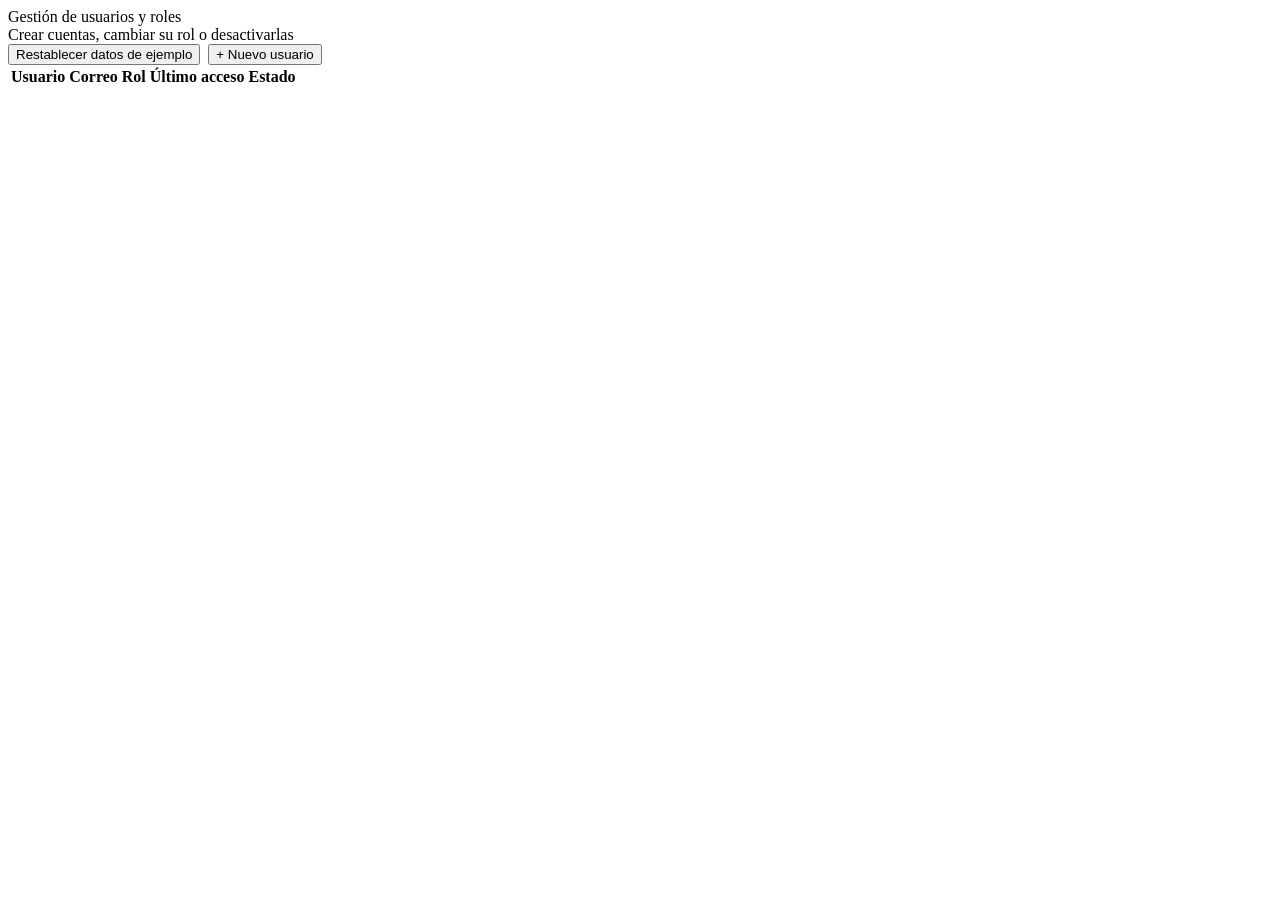
<file: mvc-springboot/src/main/resources/templates/administracion.html>
<!DOCTYPE html>
<html lang="es" xmlns:th="http://www.thymeleaf.org">
<head th:replace="~{fragments/layout :: head(titulo=${info.titulo()})}"></head>
<body>
<div th:replace="~{fragments/layout :: shell(~{::section})}">
  <section>

        <div data-tabpanel="admin:usuarios" class="card">
          <div class="card-title-row"><div><div class="card-title">Gestión de usuarios y roles</div>
          <div class="card-desc">Crear cuentas, cambiar su rol o desactivarlas</div></div>
          <div style="display:flex; gap:8px;">
            <button class="btn btn-ghost btn-sm" onclick="restablecerDatos()">Restablecer datos de ejemplo</button>
            <button class="btn btn-primary btn-sm" onclick="abrirModalUsuario()">+ Nuevo usuario</button>
          </div>
          </div>
          <table>
            <thead><tr><th>Usuario</th><th>Correo</th><th>Rol</th><th>Último acceso</th><th>Estado</th><th></th></tr></thead>
            <tbody id="usuarios-rows"></tbody>
          </table>
        </div>

  </section>
</div>

  <script th:inline="javascript">
    state.usuarios = /*[[${usuarios}]]*/ [];
    sincronizarLocal('usuarios');
    document.addEventListener('DOMContentLoaded', function() {
      renderUsuarios();
    });
  </script>
</body>
</html>
</file>
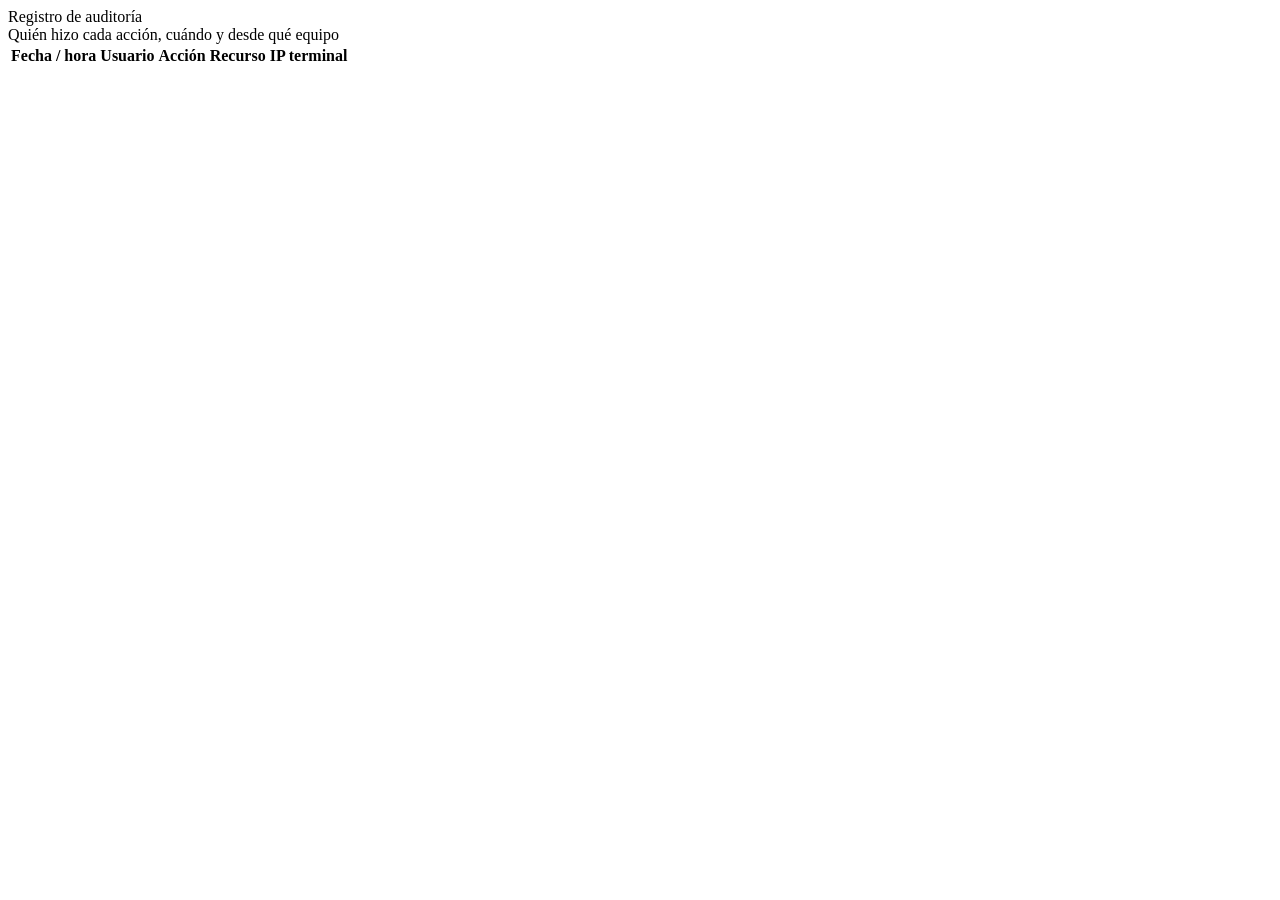
<file: mvc-springboot/src/main/resources/templates/auditoria.html>
<!DOCTYPE html>
<html lang="es" xmlns:th="http://www.thymeleaf.org">
<head th:replace="~{fragments/layout :: head(titulo=${info.titulo()})}"></head>
<body>
<div th:replace="~{fragments/layout :: shell(~{::section})}">
  <section>
        <div class="card">
          <div class="card-title-row"><div><div class="card-title">Registro de auditoría</div>
          <div class="card-desc">Quién hizo cada acción, cuándo y desde qué equipo</div></div></div>
          <table>
            <thead><tr><th>Fecha / hora</th><th>Usuario</th><th>Acción</th><th>Recurso</th><th>IP terminal</th></tr></thead>
            <tbody id="audit-rows"></tbody>
          </table>
        </div>
  </section>
</div>

  <script th:inline="javascript">
    state.auditLog = /*[[${auditLog}]]*/ [];
    sincronizarLocal('auditLog');
    document.addEventListener('DOMContentLoaded', function() {
      renderAudit();
    });
  </script>
</body>
</html>
</file>
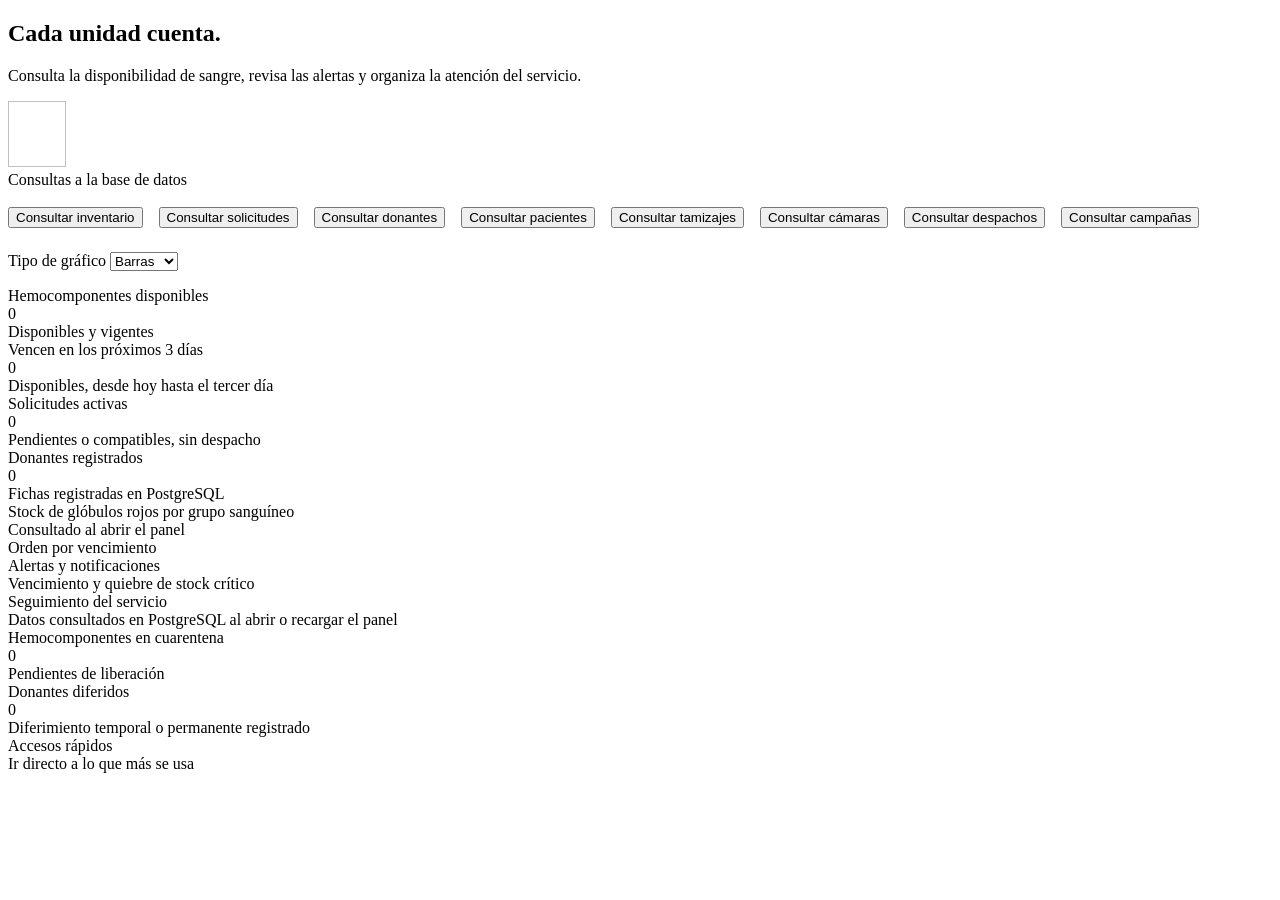
<file: mvc-springboot/src/main/resources/templates/dashboard.html>
<!DOCTYPE html>
<html lang="es" xmlns:th="http://www.thymeleaf.org">
<head th:replace="~{fragments/layout :: head(titulo=${info.titulo()})}"></head>
<body>
<div th:replace="~{fragments/layout :: shell(~{::section})}">
  <section>
        <div class="workspace-intro">
          <div><h2>Cada unidad cuenta.</h2><p>Consulta la disponibilidad de sangre, revisa las alertas y organiza la atención del servicio.</p></div>
          <img class="workspace-symbol" th:src="@{/img/logo-claro.svg}" width="58" height="66" alt="">
        </div>
        <div class="card" id="dashboard-consultas" style="margin-bottom:16px;">
          <div class="card-title">Consultas a la base de datos</div>
          <div style="display:flex;gap:16px;flex-wrap:wrap;margin-top:18px;">
            <button type="button" class="btn btn-primary" onclick="consultarDashboard('inventario', this)">Consultar inventario</button>
            <button type="button" class="btn btn-primary" onclick="consultarDashboard('solicitudes', this)">Consultar solicitudes</button>
            <button type="button" class="btn btn-primary" onclick="consultarDashboard('donantes', this)">Consultar donantes</button>
          <button type="button" class="btn btn-ghost btn-sm" onclick="consultarDashboard('pacientes', this)">Consultar pacientes</button>
          <button type="button" class="btn btn-ghost btn-sm" onclick="consultarDashboard('tamizajes', this)">Consultar tamizajes</button>
          <button type="button" class="btn btn-ghost btn-sm" onclick="consultarDashboard('camaras', this)">Consultar cámaras</button>
          <button type="button" class="btn btn-ghost btn-sm" onclick="consultarDashboard('despachos', this)">Consultar despachos</button>
          <button type="button" class="btn btn-ghost btn-sm" onclick="consultarDashboard('campanas', this)">Consultar campañas</button>
          </div>
          <p id="dashboard-consulta-estado" role="status" aria-live="polite"></p>
          <label for="dashboard-tipo-grafico">Tipo de gráfico</label>
          <select class="input" id="dashboard-tipo-grafico" style="max-width:220px;margin-top:8px;" onchange="cambiarGraficoDashboard()">
            <option value="barras">Barras</option>
            <option value="circular">Circular</option>
          </select>
          <div id="dashboard-consulta-anillos" class="consulta-anillos" hidden></div>
          <div id="dashboard-consulta-grafico" class="consulta-grafico" role="img" hidden></div>
          <div id="dashboard-consulta-circular" class="consulta-circular" hidden>
            <div class="consulta-donut" role="img"><div><strong></strong><span>donantes</span></div></div>
            <div class="consulta-leyenda"></div>
          </div>
          <dl id="dashboard-consulta-resultados" class="grid-2"></dl>
        </div>
        <div class="grid-4 dashboard-metrics">
          <div class="kpi"><div class="bar" style="background:var(--green-700)"></div><div class="label">Hemocomponentes disponibles</div><div class="value" data-metrica="disponibles" th:text="${metricas.disponibles}">0</div><div class="hint">Disponibles y vigentes</div></div>
          <div class="kpi"><div class="bar" style="background:var(--amber-700)"></div><div class="label">Vencen en los próximos 3 días</div><div class="value" data-metrica="proximas" th:text="${metricas.proximas}">0</div><div class="hint">Disponibles, desde hoy hasta el tercer día</div></div>
          <div class="kpi"><div class="bar" style="background:var(--blue-700)"></div><div class="label">Solicitudes activas</div><div class="value" data-metrica="solicitudes" th:text="${metricas.solicitudes}">0</div><div class="hint">Pendientes o compatibles, sin despacho</div></div>
          <div class="kpi"><div class="bar" style="background:var(--red-700)"></div><div class="label">Donantes registrados</div><div class="value" data-metrica="donantes" th:text="${metricas.donantes}">0</div><div class="hint">Fichas registradas en PostgreSQL</div></div>
        </div>

        <div class="two-col">
          <div class="card">
            <div class="card-title-row">
              <div>
                <div class="card-title">Stock de glóbulos rojos por grupo sanguíneo</div>
              <div class="card-desc">Consultado al abrir el panel</div>
              </div>
              <span class="pill purple"><span class="dot"></span>Orden por vencimiento</span>
            </div>
            <div id="abo-grid" class="grid-4" style="grid-template-columns:repeat(4,1fr); gap:10px;"></div>
          </div>

          <div class="card">
            <div class="card-title-row">
              <div>
                <div class="card-title">Alertas y notificaciones</div>
                <div class="card-desc">Vencimiento y quiebre de stock crítico</div>
              </div>
            </div>
            <div class="timeline" id="alerts-list"></div>
          </div>
        </div>

        <div class="card" id="dashboard-seguimiento">
          <div class="card-title-row">
            <div>
              <div class="card-title">Seguimiento del servicio</div>
              <div class="card-desc">Datos consultados en PostgreSQL al abrir o recargar el panel</div>
            </div>
          </div>
          <div class="grid-2">
            <div class="kpi"><div class="bar" style="background:var(--green-700)"></div><div class="label">Hemocomponentes en cuarentena</div><div class="value" data-metrica="cuarentena" th:text="${metricas.cuarentena}">0</div><div class="hint">Pendientes de liberación</div></div>
            <div class="kpi"><div class="bar" style="background:var(--amber-700)"></div><div class="label">Donantes diferidos</div><div class="value" data-metrica="diferidos" th:text="${metricas.diferidos}">0</div><div class="hint">Diferimiento temporal o permanente registrado</div></div>
          </div>
        </div>

        <div class="card">
          <div class="card-title-row">
            <div>
              <div class="card-title">Accesos rápidos</div>
              <div class="card-desc">Ir directo a lo que más se usa</div>
            </div>
          </div>
          <div class="grid-4" id="quick-access"></div>
        </div>
  </section>
</div>

  <!--/* Hidrata el estado del navegador con los datos que trajo el Controlador
       desde PostgreSQL (servicio y DAO de stock). */-->
  <script th:inline="javascript">
    let datosGraficoDashboard = {};
    let etiquetasGraficoDashboard = {};
    let animacionAnillos = null;
    function cambiarGraficoDashboard() {
      cancelAnimationFrame(animacionAnillos);
      const circular = document.getElementById('dashboard-tipo-grafico').value === 'circular';
      const entradas = Object.entries(datosGraficoDashboard).filter(([clave]) => clave !== 'volumen_promedio_ml');
      document.getElementById('dashboard-consulta-grafico').hidden = circular || !entradas.length;
      document.getElementById('dashboard-consulta-circular').hidden = true;
      const anillos = document.getElementById('dashboard-consulta-anillos');
      anillos.hidden = !circular || !entradas.length;
      anillos.replaceChildren();
      if (!circular || !entradas.length) return;
      const maximo = Math.max(1, ...entradas.map(([, valor]) => Number(valor)));
      const rellenos = [];
      entradas.forEach(([clave, cantidad], indice) => {
        const tarjeta = document.createElement('div');
        const anillo = document.createElement('div');
        anillo.className = 'consulta-donut';
        const color = ['#16888c', '#b51f4b', '#b47b12'][indice % 3];
        const avance = 100 * Number(cantidad) / maximo;
        anillo.style.background = 'conic-gradient(' + color + ' 0%, var(--line) 0)';
        rellenos.push({anillo, color, avance});
        const centro = document.createElement('div');
        const valor = document.createElement('strong');
        valor.textContent = cantidad;
        centro.append(valor);
        anillo.append(centro);
        const etiqueta = document.createElement('p');
        etiqueta.textContent = etiquetasGraficoDashboard[clave] || clave;
        tarjeta.append(anillo, etiqueta);
        anillos.append(tarjeta);
      });
      const escala = document.createElement('p');
      escala.className = 'hint';
      escala.style.gridColumn = '1 / -1';
      escala.textContent = 'Escala compartida: cada círculo completo representa ' + maximo + ', el mayor valor de esta consulta. Los indicadores pueden superponerse.';
      anillos.append(escala);
      const movimientoReducido = window.matchMedia('(prefers-reduced-motion: reduce)').matches;
      const inicio = performance.now();
      function rellenarAnillos(ahora) {
        const progreso = movimientoReducido ? 1 : Math.min((ahora - inicio) / 1000, 1);
        const suavizado = 1 - Math.pow(1 - progreso, 3);
        rellenos.forEach(({anillo, color, avance}) => {
          anillo.style.background = 'conic-gradient(' + color + ' ' + (avance * suavizado) + '%, var(--line) 0)';
        });
        if (progreso < 1) animacionAnillos = requestAnimationFrame(rellenarAnillos);
      }
      animacionAnillos = requestAnimationFrame(rellenarAnillos);
    }
    async function consultarDashboard(consulta, boton) {
      const estado = document.getElementById('dashboard-consulta-estado');
      const resultados = document.getElementById('dashboard-consulta-resultados');
      const grafico = document.getElementById('dashboard-consulta-grafico');
      const circular = document.getElementById('dashboard-consulta-circular');
      const botones = [...boton.parentElement.querySelectorAll('button')];
      botones.forEach(b => { b.disabled = true; });
      estado.textContent = 'Consultando…';
      resultados.replaceChildren();
      grafico.replaceChildren();
      grafico.hidden = true;
      circular.hidden = true;
      datosGraficoDashboard = {};
      cambiarGraficoDashboard();
      const etiquetas = {
        disponibles: 'Hemocomponentes disponibles', proximas: 'Vencen en los próximos 3 días',
        cuarentena: 'Hemocomponentes en cuarentena', solicitudes: 'Solicitudes activas sin despacho',
        donantes: 'Donantes registrados', diferidos: 'Donantes diferidos',
        conservacion_revisar: 'Conservación por revisar', vencimiento_revisar: 'Vencidos sin incinerar',
        volumen_promedio_ml: 'Volumen promedio disponible (ml)', urgentes_sin_entrega: 'Urgentes sin entrega',
        pacientes_solicitantes: 'Pacientes con solicitudes', incompatibles: 'Solicitudes incompatibles',
        documento_pendiente: 'Documento del paciente pendiente', intervalo_cumplido: 'Sin diferimiento e intervalo de 90 días cumplido',
        sin_donacion_previa: 'Sin donación previa registrada', correo_no_demo: 'Correo fuera del dominio de demostración',
        campanas_recurrentes: 'Campañas con al menos 2 donantes',
        con_unidades_registradas: 'Donantes con unidades registradas',
        con_tamizaje_reactivo: 'Donantes con algún tamizaje reactivo registrado',
        con_prueba_compatible: 'Solicitudes con alguna prueba compatible registrada',
        pacientes: 'Pacientes registrados', pacientes_con_solicitud: 'Pacientes con solicitudes', grupo_por_confirmar: 'Grupo sanguíneo por confirmar',
        tamizajes: 'Tamizajes registrados', reactivos: 'Con algún marcador reactivo', indeterminados: 'Con algún marcador indeterminado',
        camaras: 'Cámaras registradas', fuera_rango: 'Temperatura fuera del rango', lectura_pendiente: 'Sin lectura reciente (24 horas)',
        entregas: 'Entregas registradas', responsables: 'Responsables distintos', receptor_pendiente: 'ID de receptor pendiente',
        campanas: 'Campañas con donantes', captados: 'Donantes captados', mayor_captacion: 'Mayor captación de una campaña'
      };
      try {
        const respuesta = await fetch('/api/dashboard/' + consulta, {headers:{Accept:'application/json'}, cache:'no-store'});
        if (!respuesta.ok) throw new Error(respuesta.status === 401 ? 'Sesión vencida. Vuelve a iniciar sesión.' : 'No se pudo completar la consulta.');
        const datos = await respuesta.json();
        datosGraficoDashboard = datos;
        etiquetasGraficoDashboard = etiquetas;
        const entradas = Object.entries(datos);
        const maximo = Math.max(1, ...entradas.filter(([clave]) => clave !== 'volumen_promedio_ml').map(([, cantidad]) => Number(cantidad)));
        grafico.setAttribute('aria-label', 'Consulta de ' + consulta + '. ' +
          entradas.map(([clave, cantidad]) => (etiquetas[clave] || clave) + ': ' + cantidad).join('. '));
        entradas.forEach(([clave, cantidad]) => {
          if (clave === 'volumen_promedio_ml') return;
          const fila = document.createElement('div');
          fila.className = 'consulta-grafico-fila';
          const etiqueta = document.createElement('span');
          etiqueta.textContent = etiquetas[clave] || clave;
          const pista = document.createElement('div');
          pista.className = 'consulta-grafico-pista';
          const barra = document.createElement('div');
          barra.className = 'consulta-grafico-barra';
          barra.style.width = (100 * Number(cantidad) / maximo) + '%';
          pista.append(barra);
          const valor = document.createElement('strong');
          valor.textContent = cantidad;
          fila.append(etiqueta, pista, valor);
          grafico.append(fila);
        });
        grafico.hidden = false;
        if (consulta === 'donantes') {
          const total = Number(datos.donantes);
          const diferidos = Number(datos.diferidos);
          const porcentaje = total ? 100 * diferidos / total : 0;
          const donut = circular.querySelector('.consulta-donut');
          donut.style.background = total
            ? 'conic-gradient(#b51f4b 0% ' + porcentaje + '%, #16888c ' + porcentaje + '% 100%)'
            : 'var(--line)';
          donut.setAttribute('aria-label', total + ' donantes: ' + diferidos + ' diferidos y ' + (total - diferidos) + ' sin diferimiento registrado');
          donut.querySelector('strong').textContent = total;
          const leyenda = circular.querySelector('.consulta-leyenda');
          leyenda.replaceChildren();
          [ ['Diferidos', diferidos, '#b51f4b'], ['Sin diferimiento registrado', total - diferidos, '#16888c'] ].forEach(([nombre, cantidad, color]) => {
            const fila = document.createElement('div');
            const etiqueta = document.createElement('span');
            const punto = document.createElement('i');
            punto.style.background = color;
            etiqueta.append(punto, document.createTextNode(nombre));
            const valor = document.createElement('strong');
            valor.textContent = cantidad + ' · ' + (total ? (100 * cantidad / total).toFixed(1) : '0.0') + '%';
            fila.append(etiqueta, valor);
            leyenda.append(fila);
          });
          circular.hidden = false;
          grafico.hidden = true;
        }
        Object.entries(datos).forEach(([clave, cantidad]) => {
          const grupo = document.createElement('div');
          const etiqueta = document.createElement('dt');
          const valor = document.createElement('dd');
          etiqueta.textContent = etiquetas[clave] || clave;
          valor.textContent = cantidad;
          grupo.append(etiqueta, valor);
          resultados.append(grupo);
          const indicador = document.querySelector('[data-metrica="' + clave + '"]');
          if (indicador) indicador.textContent = cantidad;
        });
        cambiarGraficoDashboard();
        estado.textContent = 'Consulta de ' + consulta + ' actualizada a las ' + new Date().toLocaleTimeString('es-PE');
      } catch (error) {
        estado.textContent = error.message;
      } finally {
        botones.forEach(b => { b.disabled = false; });
      }
    }
    state.aboGroups = /*[[${aboGroups}]]*/ [];
    state.alerts = /*[[${alertas}]]*/ [];
    sincronizarLocal('alerts');
    document.addEventListener('DOMContentLoaded', function() {
      renderAbo(); renderAlerts(); renderQuickAccess();
    });
  </script>
</body>
</html>
</file>
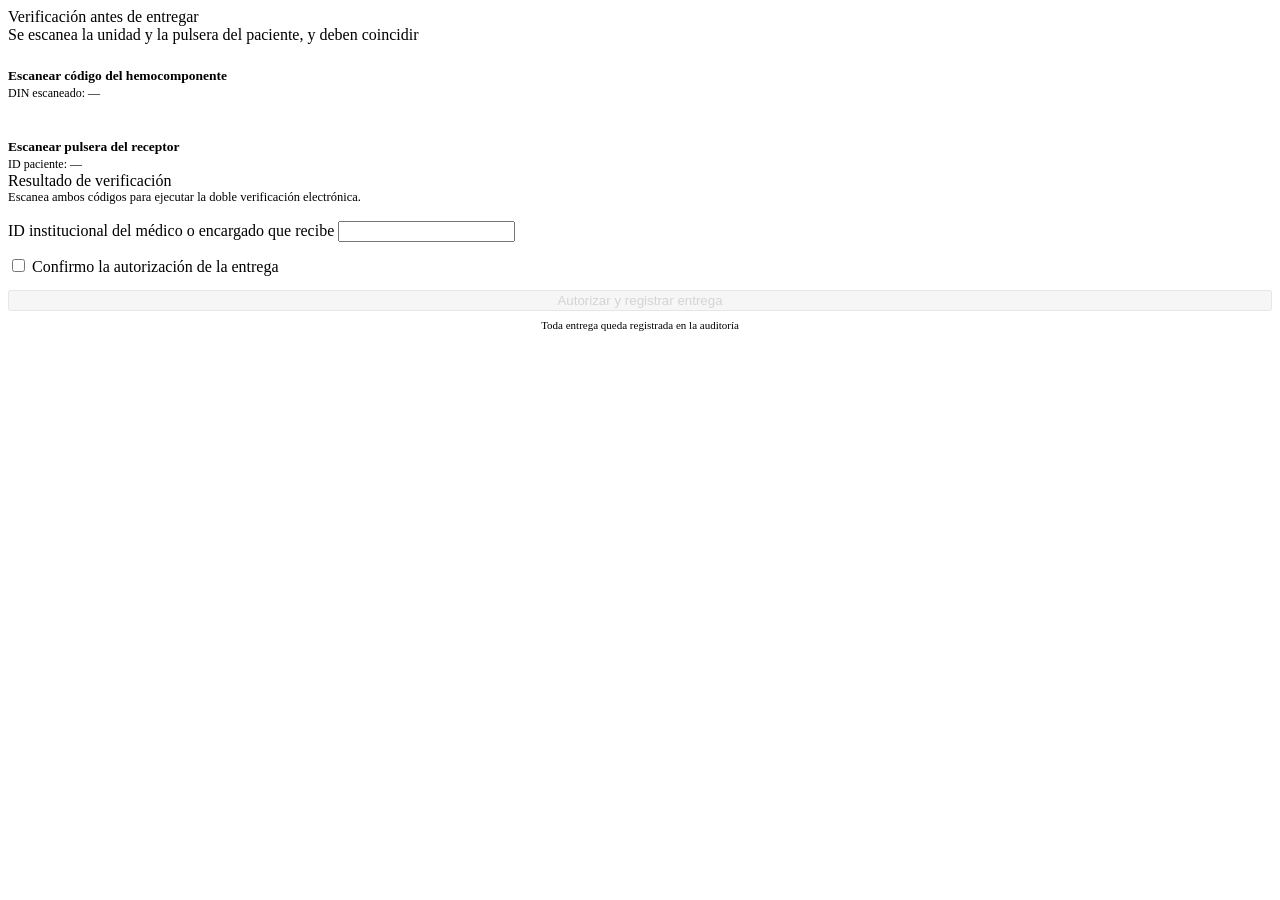
<file: mvc-springboot/src/main/resources/templates/despacho.html>
<!DOCTYPE html>
<html lang="es" xmlns:th="http://www.thymeleaf.org">
<head th:replace="~{fragments/layout :: head(titulo=${info.titulo()})}"></head>
<body>
<div th:replace="~{fragments/layout :: shell(~{::section})}">
  <section>
        <div class="two-col">
          <div class="card">
            <div class="card-title-row"><div><div class="card-title">Verificación antes de entregar</div>
            <div class="card-desc">Se escanea la unidad y la pulsera del paciente, y deben coincidir</div></div></div>
            <div class="scan-box" style="margin-bottom:14px; cursor:pointer;" onclick="escanearHemocomponente()">
              <div class="scan-icon"><svg width="20" height="20" viewBox="0 0 24 24" fill="none"><path d="M4 7V4h3M20 7V4h-3M4 17v3h3M20 17v3h-3" stroke="#fff" stroke-width="2" stroke-linecap="round"/></svg></div>
              <div style="font-weight:600; font-size:13.5px; margin-bottom:2px;">Escanear código del hemocomponente</div>
              <div style="font-size:12px; color:var(--ink-600);">DIN escaneado: <span class="mono" id="scan-din">—</span></div>
            </div>
            <div class="scan-box" style="cursor:pointer;" onclick="escanearPulsera()">
              <div class="scan-icon"><svg width="20" height="20" viewBox="0 0 24 24" fill="none"><path d="M4 7V4h3M20 7V4h-3M4 17v3h3M20 17v3h-3" stroke="#fff" stroke-width="2" stroke-linecap="round"/></svg></div>
              <div style="font-weight:600; font-size:13.5px; margin-bottom:2px;">Escanear pulsera del receptor</div>
              <div style="font-size:12px; color:var(--ink-600);">ID paciente: <span class="mono" id="scan-hc">—</span></div>
            </div>
          </div>

          <div class="card">
            <div class="card-title-row"><div><div class="card-title">Resultado de verificación</div></div></div>
            <div style="display:flex; flex-direction:column; gap:10px;" id="verif-rows">
              <div class="cell-muted" style="font-size:12.5px;">Escanea ambos códigos para ejecutar la doble verificación electrónica.</div>
            </div>
            <div class="divider" style="margin:16px 0;"></div>
            <div class="field" style="margin-bottom:14px;">
              <label for="despacho-receptor">ID institucional del médico o encargado que recibe</label>
              <input class="input mono" id="despacho-receptor" maxlength="40" required
                     pattern="[A-Za-z0-9][A-Za-z0-9._\/\-]{1,39}" oninput="evaluarVerificacion()" autocomplete="off">
            </div>
            <div class="checkline" style="margin-bottom:14px;">
              <input type="checkbox" id="despacho-firma" onchange="evaluarVerificacion()">
              <label for="despacho-firma" style="font-weight:400;">Confirmo la autorización de la entrega</label>
            </div>
            <button class="btn btn-primary" id="despacho-btn" style="width:100%; justify-content:center; opacity:.5;" disabled onclick="autorizarDespacho()">Autorizar y registrar entrega</button>
            <div style="text-align:center; font-size:11px; color:var(--ink-400); margin-top:8px;">Toda entrega queda registrada en la auditoría</div>
          </div>
        </div>
  </section>
</div>

  <script th:inline="javascript">
    state.inventory = /*[[${inventario}]]*/ [];
    state.solicitudes = /*[[${solicitudes}]]*/ [];
    sincronizarLocal('inventory', 'solicitudes');
    document.addEventListener('DOMContentLoaded', function() {
      evaluarVerificacion();
    });
  </script>
</body>
</html>
</file>
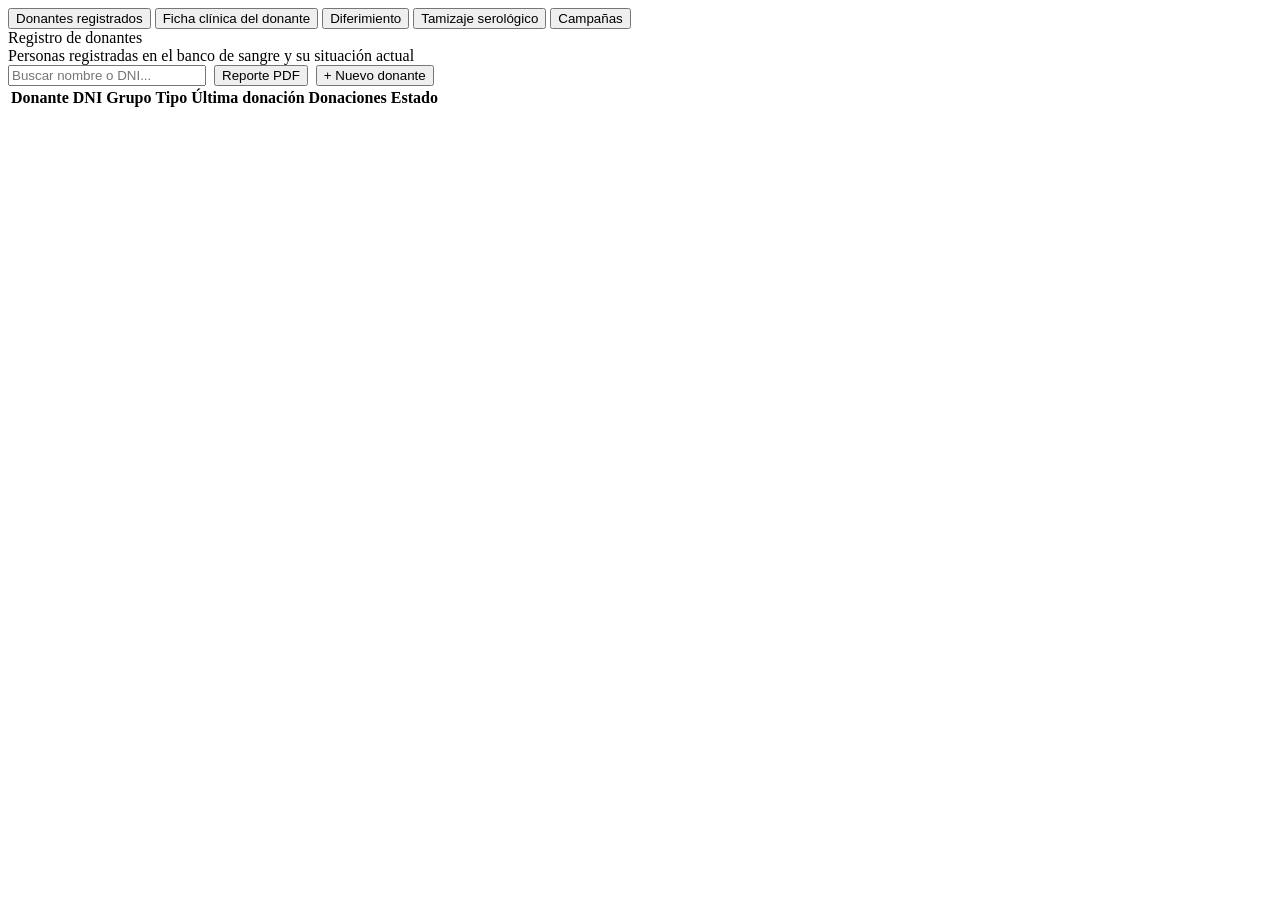
<file: mvc-springboot/src/main/resources/templates/donantes.html>
﻿<!DOCTYPE html>
<html lang="es" xmlns:th="http://www.thymeleaf.org">
<head th:replace="~{fragments/layout :: head(titulo=${info.titulo()})}"></head>
<body>
<div th:replace="~{fragments/layout :: shell(~{::section})}">
  <section>
        <div class="tabs">
          <button class="tab active" data-tab="donantes:registro">Donantes registrados</button>
          <button class="tab" data-tab="donantes:ficha">Ficha clínica del donante</button>
          <button class="tab" data-tab="donantes:diferimiento">Diferimiento</button>
          <button class="tab" data-tab="donantes:serologia">Tamizaje serológico</button>
          <button class="tab" data-tab="donantes:campanas">Campañas</button>
        </div>

        <div data-tabpanel="donantes:registro" class="card">
          <div class="card-title-row">
            <div><div class="card-title">Registro de donantes</div>
            <div class="card-desc">Personas registradas en el banco de sangre y su situación actual</div></div>
            <div style="display:flex; gap:8px;">
              <input class="input btn-sm" style="width:190px;" id="don-buscar" data-val="buscar" maxlength="40" autocomplete="off" placeholder="Buscar nombre o DNI..." oninput="renderDonantes()">
              <button type="button" class="btn btn-ghost btn-sm" onclick="window.open('/api/reportes/donantes.pdf', '_blank')">Reporte PDF</button>
              <button class="btn btn-primary btn-sm" onclick="switchTab('donantes','donantes:ficha')">+ Nuevo donante</button>
            </div>
          </div>
          <table>
            <thead><tr><th>Donante</th><th>DNI</th><th>Grupo</th><th>Tipo</th><th>Última donación</th><th>Donaciones</th><th>Estado</th><th></th></tr></thead>
            <tbody id="donantes-rows"></tbody>
          </table>
          <div class="cell-muted" id="don-count" style="margin-top:10px;"></div>
        </div>

        <div data-tabpanel="donantes:ficha" class="card" style="display:none;">
          <div class="card-title-row"><div><div class="card-title">Ficha del donante</div>
          <div class="card-desc">Datos personales y evaluación previa a la donación</div></div></div>
          <div class="grid-2" style="margin-bottom:14px;">
            <div class="field"><label>Nombres y apellidos</label><input class="input" id="don-nombre" data-val="nombre" data-req="1" maxlength="60" autocomplete="off" placeholder="Ej. María Fernanda Quispe Rojas"></div>
            <div class="field"><label>DNI</label><input class="input" id="don-dni" data-val="dni" data-req="1" inputmode="numeric" maxlength="8" autocomplete="off" placeholder="8 dígitos, ej. 45678912"><div class="field-hint" id="don-reniec-estado" aria-live="polite"></div></div>
            <div class="field"><label>Fecha de nacimiento</label><input class="input" id="don-fecnac" data-val="fechaNacimiento" data-req="1" inputmode="numeric" maxlength="10" autocomplete="off" placeholder="dd/mm/aaaa"></div>
            <div class="field"><label>Sexo</label><select class="input" id="don-sexo" data-val="seleccion" data-req="1"><option value="">Selecciona</option><option value="M">Masculino</option><option value="F">Femenino</option></select></div>
            <div class="field"><label>Teléfono</label><input class="input" id="don-telefono" data-val="telefono" data-req="1" inputmode="numeric" maxlength="9" autocomplete="off" placeholder="9 dígitos, ej. 987654321"></div>
            <div class="field"><label>Correo electrónico</label><input class="input" id="don-correo" data-val="correoPersonal" data-req="1" maxlength="80" autocomplete="off" placeholder="ejemplo@correo.com"></div>
            <div class="field"><label>Dirección</label><input class="input" id="don-direccion" data-val="texto" data-req="1" data-min="5" data-max="150" maxlength="150" autocomplete="off" placeholder="Calle, número y distrito"></div>
            <div class="field"><label>Peso (kg)</label><input class="input" id="don-peso" data-val="peso" data-req="1" type="text" inputmode="decimal" maxlength="5" autocomplete="off" placeholder="62" oninput="evaluarAptitud()"></div>
            <div class="field"><label for="don-altura">Altura (cm)</label><input class="input" id="don-altura" data-val="altura" data-req="1" type="text" inputmode="numeric" maxlength="3" placeholder="170" oninput="evaluarAptitud()"></div>
            <div class="field"><label>Hemoglobina (g/dL)</label><input class="input" id="don-hb" data-val="hemoglobina" data-req="1" type="text" inputmode="decimal" maxlength="4" autocomplete="off" placeholder="13.4" oninput="evaluarAptitud()"></div>
            <div class="field"><label>Grupo sanguíneo declarado</label><select class="input" id="don-abo"><option value="">Por confirmar en laboratorio</option><option>O POS</option><option>O NEG</option><option>A POS</option><option>A NEG</option><option>B POS</option><option>B NEG</option><option>AB POS</option><option>AB NEG</option></select></div>
            <div class="field">
              <label>Tipo de donación</label>
              <select class="input" id="don-tipo">
                <option value="voluntaria">Voluntaria</option>
                <option value="reposicion">Reposición</option>
                <option value="autologa">Autóloga</option>
              </select>
            </div>
            <div class="field">
              <label>Campaña de donación</label>
              <select class="input" id="don-campana">
                <option value="">— Ninguna (donación directa) —</option>
                <option value="utp">Dona Vida UTP 2026-II</option>
                <option value="ate">Empresas Solidarias ATE</option>
                <option value="vitarte">Vitarte Dona Vida</option>
                <option value="santa-anita">Santa Anita Solidaria</option>
                <option value="chaclacayo">Chaclacayo Dona Sangre</option>
                <option value="familias-hlev">Familias Donantes HLEV</option>
              </select>
            </div>
          </div>
          <div class="field" style="margin-bottom:14px;">
            <label>Antecedentes del donante</label>
            <textarea class="input" id="don-antecedentes" data-val="texto" data-req="1" data-min="4" data-max="500" maxlength="500" placeholder="Zonas endémicas visitadas en los últimos 12 meses, conductas de riesgo, medicación reciente... (escribe «Ninguno» si no hay)" oninput="evaluarAptitud()"></textarea>
          </div>
          <div class="checkline" style="margin-bottom:14px;">
            <input type="checkbox" id="don-consentimiento">
            <label for="don-consentimiento" style="font-weight:400;">El donante firmó digitalmente el consentimiento informado previo a la extracción</label>
          </div>
          <div style="display:flex; align-items:center; justify-content:space-between;">
            <span class="pill slate" id="aptitud-pill" role="status">Pendiente de evaluación</span>
            <label class="checkline"><input type="checkbox" id="don-evaluado" onchange="evaluarAptitud()"> El profesional confirma la aptitud tras la evaluación clínica</label>
            <button class="btn btn-primary btn-sm" onclick="registrarDonante()">Registrar donante</button>
          </div>
        </div>

        <div data-tabpanel="donantes:diferimiento" class="card" style="display:none;">
          <div class="card-title-row"><div><div class="card-title">Donantes diferidos</div>
          <div class="card-desc">Personas que por ahora, o de forma definitiva, no pueden donar</div></div></div>
          <table>
            <thead><tr><th>Donante</th><th>Motivo</th><th>Tipo</th><th>Vigente hasta</th><th>Estado</th></tr></thead>
            <tbody id="diferimiento-rows"></tbody>
          </table>
        </div>

        <div data-tabpanel="donantes:serologia" class="card" style="display:none;">
          <div class="card-title-row"><div><div class="card-title">Tamizaje serológico</div>
          <div class="card-desc">Cada resultado se digita dos veces por separado. Solo se guarda si las dos coinciden; si alguno es reactivo, la unidad se bloquea sola</div></div></div>
          <div class="field" style="max-width:340px; margin-bottom:14px;">
            <label>Unidad a tamizar</label>
            <select class="input mono" id="serologia-din" onchange="renderSerologia()"></select>
          </div>
          <table>
            <thead><tr><th>Marcador</th><th>Digitación 1</th><th>Digitación 2</th><th>Estado</th></tr></thead>
            <tbody id="serologia-rows"></tbody>
          </table>
          <div style="display:flex; justify-content:flex-end; margin-top:12px;">
            <button class="btn btn-primary btn-sm" onclick="guardarSerologia()">Guardar resultados</button>
          </div>
          <div id="serologia-alert"></div>
          <div class="divider" style="margin:20px 0;"></div>
          <div class="card-title" style="margin-bottom:10px;">Tamizajes registrados</div>
          <div class="field" style="max-width:340px; margin-bottom:14px;">
            <label for="tamizajes-buscar">Buscar por DIN o donante</label>
            <input class="input" id="tamizajes-buscar" type="search" oninput="renderTamizajes()">
          </div>
          <p id="tamizajes-total" class="cell-muted" role="status"></p>
          <table>
            <thead><tr><th>Unidad (DIN)</th><th>Donante</th><th>Resultado</th><th>Registrado por</th></tr></thead>
            <tbody id="tamizajes-rows"></tbody>
          </table>
        </div>

        <div data-tabpanel="donantes:campanas" class="card" style="display:none;">
          <div class="card-title-row"><div><div class="card-title">Campañas de donación</div>
          <div class="card-desc">Universidades, empresas e instituciones — metas y resultados</div></div></div>
          <table>
            <thead><tr><th>Campaña</th><th>Institución</th><th>Meta</th><th>Captados</th><th>Avance</th></tr></thead>
            <tbody id="campanas-rows">
              <tr data-meta="150"><td class="cell-strong">Dona Vida UTP 2026-II</td><td>Universidad Tecnológica del Perú</td></tr>
              <tr data-meta="80"><td class="cell-strong">Empresas Solidarias ATE</td><td>Consorcio industrial ATE-Vitarte</td></tr>
              <tr data-meta="100"><td class="cell-strong">Vitarte Dona Vida</td><td>Vitarte</td></tr>
              <tr data-meta="75"><td class="cell-strong">Santa Anita Solidaria</td><td>Santa Anita</td></tr>
              <tr data-meta="60"><td class="cell-strong">Chaclacayo Dona Sangre</td><td>Chaclacayo</td></tr>
              <tr data-meta="120"><td class="cell-strong">Familias Donantes HLEV</td><td>Hospital de Lima Este Vitarte</td></tr>
            </tbody>
          </table>
        </div>
  </section>
</div>

  <script th:inline="javascript">
    state.donantes = /*[[${donantes}]]*/ [];
    state.inventory = /*[[${inventario}]]*/ [];
    state.serologia = /*[[${serologia}]]*/ [];
    sincronizarLocal('donantes', 'inventory', 'serologia');
    document.addEventListener('DOMContentLoaded', function() {
      renderDonantes(); renderDiferimientos(); fillSerologiaSelect();
      configurarConsultaReniec();
    });

    function configurarConsultaReniec() {
      const dni = document.getElementById('don-dni');
      const nombre = document.getElementById('don-nombre');
      const estado = document.getElementById('don-reniec-estado');
      let consulta = 0;
      dni.addEventListener('input', async function() {
        const actual = ++consulta;
        estado.textContent = '';
        estado.className = 'field-hint';
        if (nombre.dataset.reniec === '1') {
          nombre.value = '';
          nombre.readOnly = false;
          delete nombre.dataset.reniec;
          VAL.limpiar(['don-nombre']);
        }
        if (!/^\d{8}$/.test(dni.value)) return;
        estado.textContent = 'Consultando RENIEC…';
        try {
          const respuesta = await fetch('/api/reniec/' + dni.value, {headers:{Accept:'application/json'}});
          const datos = await respuesta.json();
          if (actual !== consulta) return;
          if (!respuesta.ok) throw new Error(datos.error || 'No se pudo verificar el DNI');
          nombre.value = datos.nombre;
          nombre.dataset.reniec = '1';
          nombre.readOnly = true;
          nombre.dispatchEvent(new Event('input', {bubbles:true}));
          nombre.dispatchEvent(new Event('change', {bubbles:true}));
          VAL.campo(nombre, 'nombre');
          estado.textContent = 'DNI verificado con RENIEC';
          estado.className = 'field-hint reniec-ok';
        } catch (error) {
          if (actual !== consulta) return;
          estado.textContent = error.message;
          estado.className = 'field-hint reniec-error';
        }
      });
    }
  </script>
</body>
</html>
</file>
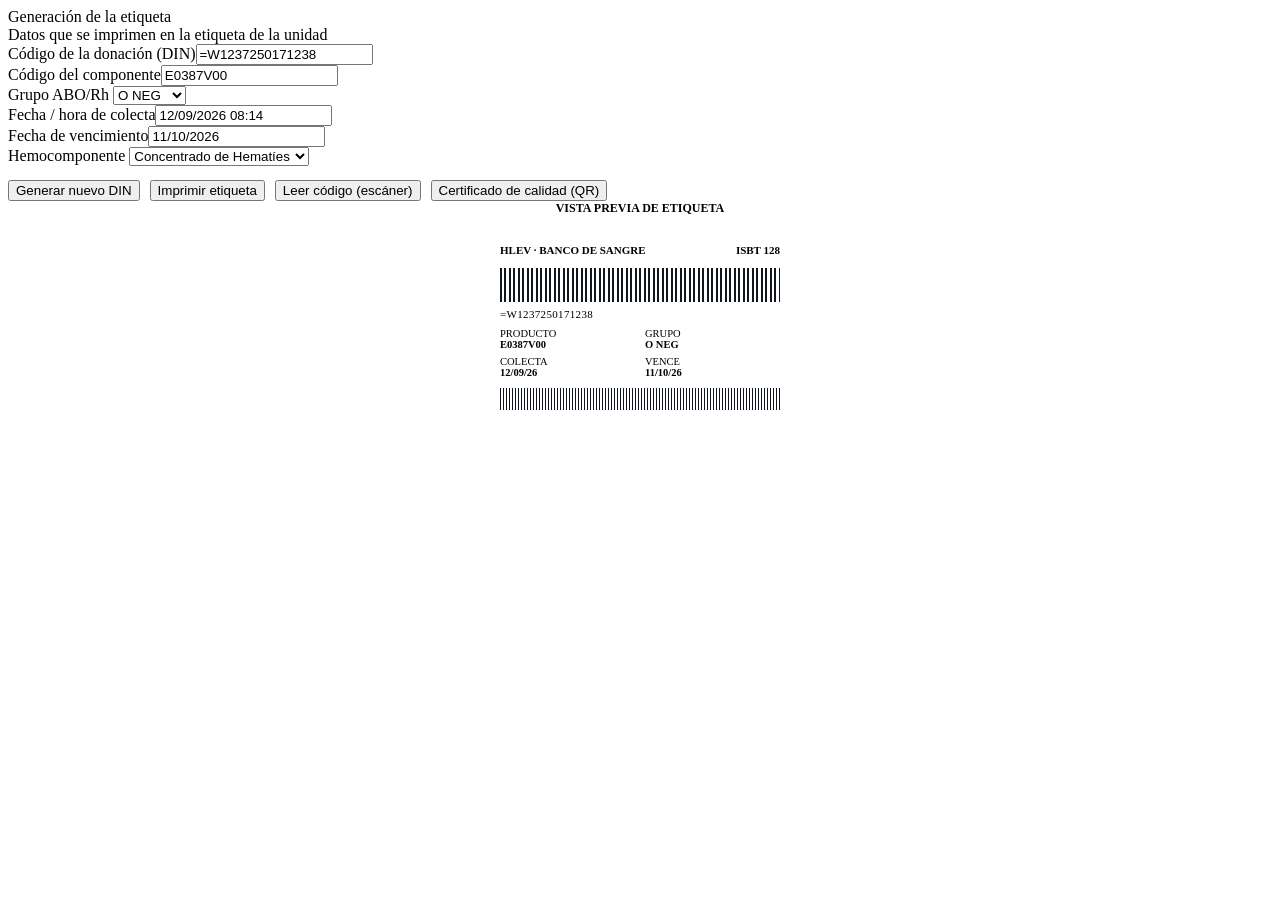
<file: mvc-springboot/src/main/resources/templates/etiquetado.html>
<!DOCTYPE html>
<html lang="es" xmlns:th="http://www.thymeleaf.org">
<head th:replace="~{fragments/layout :: head(titulo=${info.titulo()})}"></head>
<body>
<div th:replace="~{fragments/layout :: shell(~{::section})}">
  <section>
        <div class="two-col">
          <div class="card">
            <div class="card-title-row"><div><div class="card-title">Generación de la etiqueta</div>
            <div class="card-desc">Datos que se imprimen en la etiqueta de la unidad</div></div></div>
            <div class="grid-2" style="margin-bottom:14px;">
              <div class="field"><label>Código de la donación (DIN)</label><input class="input mono" id="et-din" value="=W1237250171238" readonly></div>
              <div class="field"><label>Código del componente</label><input class="input mono" id="et-code" value="E0387V00" readonly></div>
              <div class="field"><label>Grupo ABO/Rh</label>
                <select class="input mono" id="et-abo" onchange="updateEtiquetaPreview()">
                  <option>O NEG</option><option>O POS</option><option>A NEG</option><option>A POS</option>
                  <option>B NEG</option><option>B POS</option><option>AB NEG</option><option>AB POS</option>
                </select>
              </div>
              <div class="field"><label>Fecha / hora de colecta</label><input class="input mono" id="et-colecta" value="12/09/2026 08:14" readonly></div>
              <div class="field"><label>Fecha de vencimiento</label><input class="input mono" id="et-vence" value="11/10/2026" readonly></div>
              <div class="field"><label>Hemocomponente</label>
                <select class="input mono" id="et-producto" onchange="updateEtiquetaPreview()">
                  <option value="E0387V00|Concentrado de Hematíes">Concentrado de Hematíes</option>
                  <option value="E0217V00|Plasma Fresco Congelado">Plasma Fresco Congelado</option>
                  <option value="E0453V00|Concentrado de Plaquetas">Concentrado de Plaquetas</option>
                  <option value="E0301V00|Crioprecipitado">Crioprecipitado</option>
                </select>
              </div>
            </div>
            <div style="display:flex; gap:10px; flex-wrap:wrap;">
              <button class="btn btn-primary btn-sm" onclick="generarNuevoDIN()">Generar nuevo DIN</button>
              <button class="btn btn-ghost btn-sm" onclick="imprimirEtiqueta()">Imprimir etiqueta</button>
              <button class="btn btn-ghost btn-sm" onclick="leerCodigo()">Leer código (escáner)</button>
              <button class="btn btn-ghost btn-sm" onclick="generarCertificado()">Certificado de calidad (QR)</button>
            </div>
          </div>

          <div class="card" style="display:flex; flex-direction:column; align-items:center; gap:14px; justify-content:center;">
            <div style="font-size:12px; color:var(--ink-600); font-weight:600;">VISTA PREVIA DE ETIQUETA</div>
            <div style="width:100%; max-width:280px; border:1.5px solid var(--ink-900); border-radius:4px; padding:14px; font-family:var(--font-mono);" id="label-preview">
              <div style="display:flex; justify-content:space-between; font-size:11px; font-weight:700; border-bottom:1px solid var(--ink-900); padding-bottom:6px; margin-bottom:6px;">
                <span>HLEV · BANCO DE SANGRE</span><span>ISBT 128</span>
              </div>
              <div style="height:34px; background:repeating-linear-gradient(90deg,#12161F 0 2px, transparent 2px 4px, #12161F 4px 6px, transparent 6px 9px); margin-bottom:6px;"></div>
              <div style="font-size:11px; letter-spacing:.03em; margin-bottom:8px;" id="label-din-text">=W1237250171238</div>
              <div style="display:grid; grid-template-columns:1fr 1fr; gap:6px 10px; font-size:10.5px;">
                <div><div style="color:var(--ink-400);">PRODUCTO</div><div style="font-weight:700;" id="label-code">E0387V00</div></div>
                <div><div style="color:var(--ink-400);">GRUPO</div><div style="font-weight:700; color:var(--red-700);" id="label-abo">O NEG</div></div>
                <div><div style="color:var(--ink-400);">COLECTA</div><div style="font-weight:700;" id="label-colecta">12/09/26</div></div>
                <div><div style="color:var(--ink-400);">VENCE</div><div style="font-weight:700;" id="label-vence">11/10/26</div></div>
              </div>
              <div style="margin-top:10px; height:22px; background:repeating-linear-gradient(90deg,#12161F 0 1px, transparent 1px 3px);"></div>
            </div>
          </div>
        </div>
  </section>
</div>

  <script th:inline="none">
    document.addEventListener('DOMContentLoaded', function() {
      updateEtiquetaPreview();
    });
  </script>
</body>
</html>
</file>
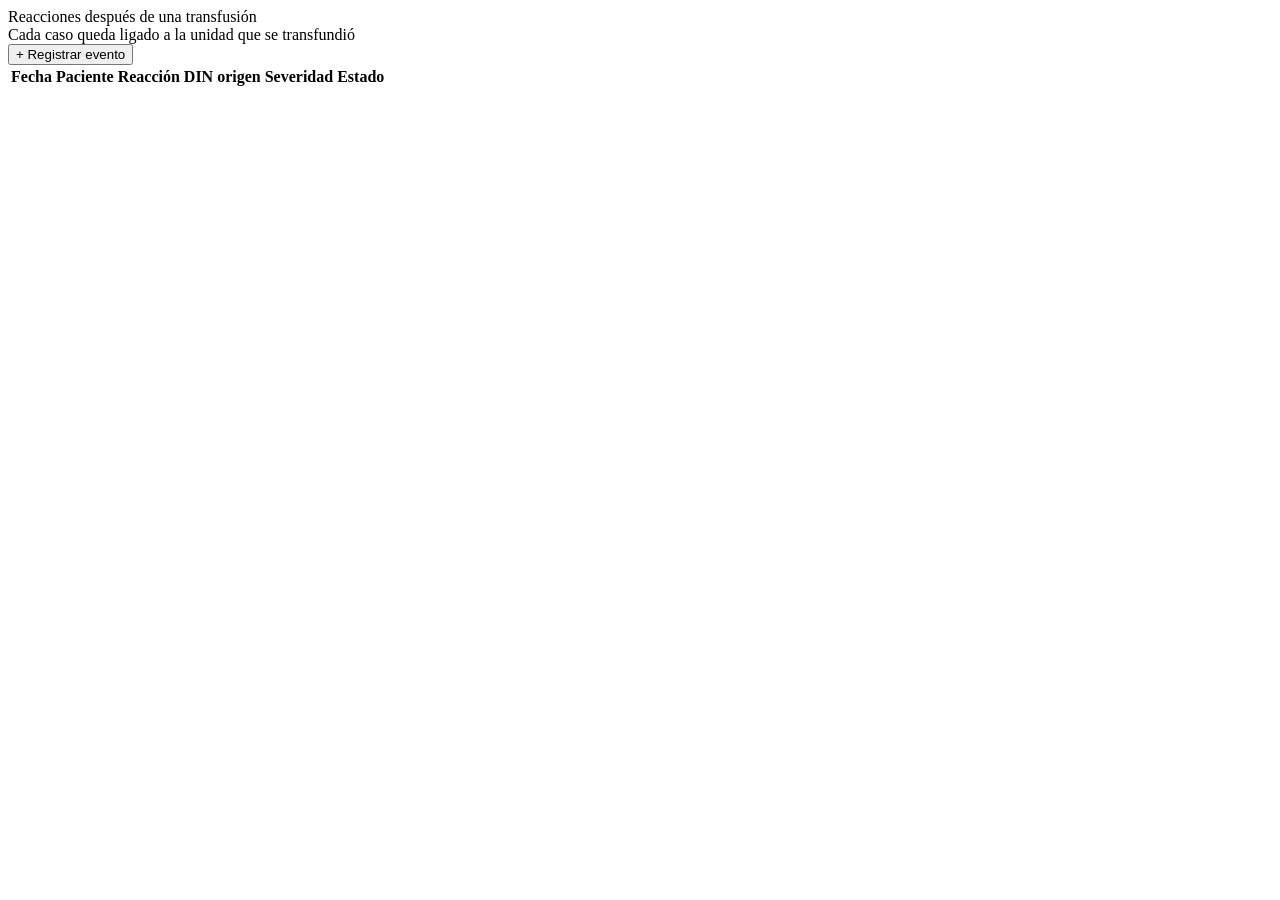
<file: mvc-springboot/src/main/resources/templates/hemovigilancia.html>
<!DOCTYPE html>
<html lang="es" xmlns:th="http://www.thymeleaf.org">
<head th:replace="~{fragments/layout :: head(titulo=${info.titulo()})}"></head>
<body>
<div th:replace="~{fragments/layout :: shell(~{::section})}">
  <section>
        <div class="card">
          <div class="card-title-row"><div><div class="card-title">Reacciones después de una transfusión</div>
          <div class="card-desc">Cada caso queda ligado a la unidad que se transfundió</div></div>
          <button class="btn btn-primary btn-sm" onclick="abrirModalHemovigilancia()">+ Registrar evento</button>
          </div>
          <table>
            <thead><tr><th>Fecha</th><th>Paciente</th><th>Reacción</th><th>DIN origen</th><th>Severidad</th><th>Estado</th></tr></thead>
            <tbody id="hemovigilancia-rows"></tbody>
          </table>
        </div>
  </section>
</div>

  <script th:inline="javascript">
    state.hemovigilancia = /*[[${hemovigilancia}]]*/ [];
    state.inventory = /*[[${inventario}]]*/ [];
    sincronizarLocal('hemovigilancia', 'inventory');
    document.addEventListener('DOMContentLoaded', function() {
      renderHemovigilancia();
    });
  </script>
</body>
</html>
</file>
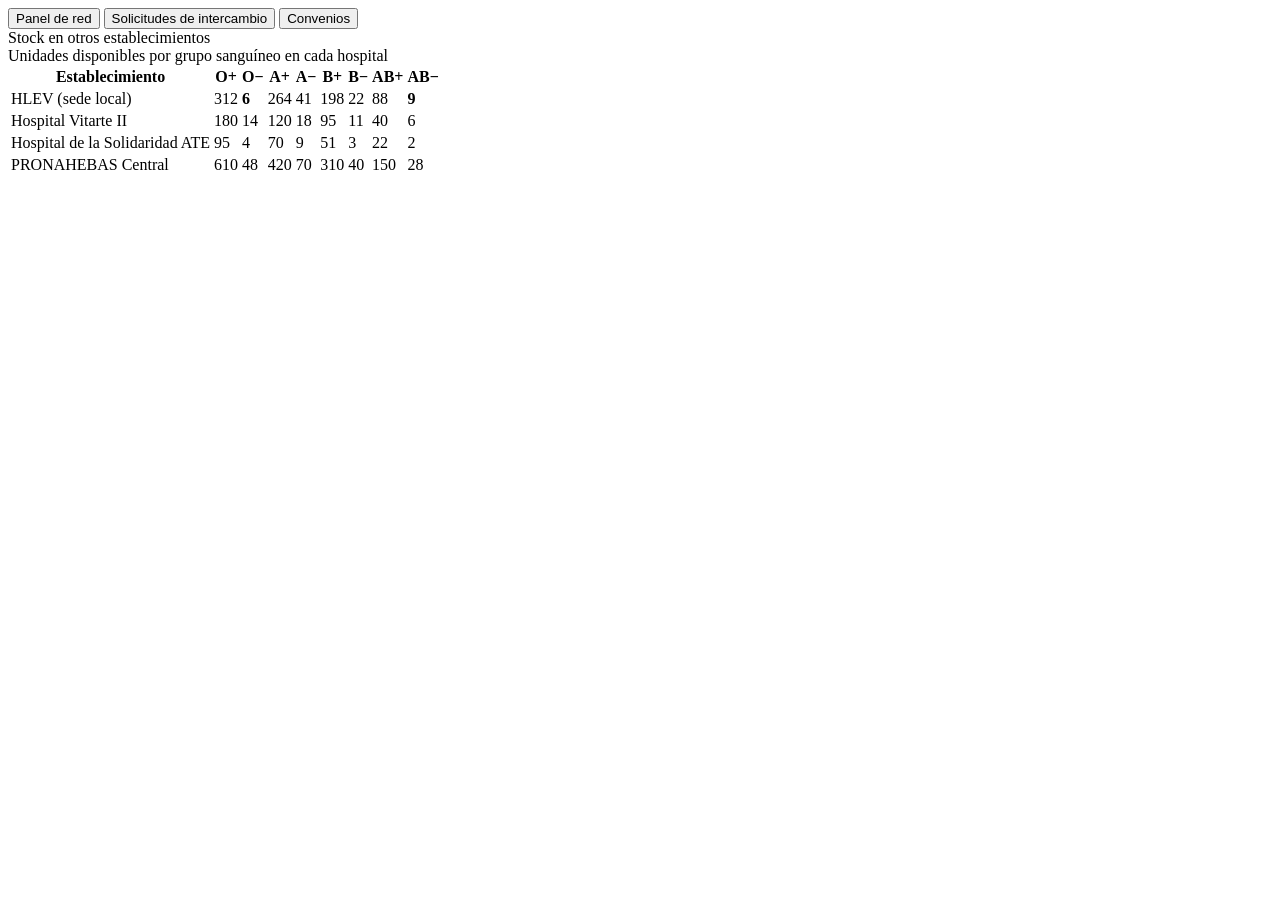
<file: mvc-springboot/src/main/resources/templates/interhospitalario.html>
<!DOCTYPE html>
<html lang="es" xmlns:th="http://www.thymeleaf.org">
<head th:replace="~{fragments/layout :: head(titulo=${info.titulo()})}"></head>
<body>
<div th:replace="~{fragments/layout :: shell(~{::section})}">
  <section>
        <div class="tabs">
          <button class="tab active" data-tab="red:panel">Panel de red</button>
          <button class="tab" data-tab="red:solicitudes">Solicitudes de intercambio</button>
          <button class="tab" data-tab="red:convenios">Convenios</button>
        </div>

        <div data-tabpanel="red:panel" class="card">
          <div class="card-title-row"><div><div class="card-title">Stock en otros establecimientos</div>
          <div class="card-desc">Unidades disponibles por grupo sanguíneo en cada hospital</div></div></div>
          <table>
            <thead><tr><th>Establecimiento</th><th>O+</th><th>O−</th><th>A+</th><th>A−</th><th>B+</th><th>B−</th><th>AB+</th><th>AB−</th></tr></thead>
            <tbody>
              <tr><td class="cell-strong">HLEV (sede local)</td><td class="mono">312</td><td class="mono" style="color:var(--red-700); font-weight:700;">6</td><td class="mono">264</td><td class="mono">41</td><td class="mono">198</td><td class="mono">22</td><td class="mono">88</td><td class="mono" style="color:var(--red-700); font-weight:700;">9</td></tr>
              <tr><td class="cell-strong">Hospital Vitarte II</td><td class="mono">180</td><td class="mono">14</td><td class="mono">120</td><td class="mono">18</td><td class="mono">95</td><td class="mono">11</td><td class="mono">40</td><td class="mono">6</td></tr>
              <tr><td class="cell-strong">Hospital de la Solidaridad ATE</td><td class="mono">95</td><td class="mono">4</td><td class="mono">70</td><td class="mono">9</td><td class="mono">51</td><td class="mono">3</td><td class="mono">22</td><td class="mono">2</td></tr>
              <tr><td class="cell-strong">PRONAHEBAS Central</td><td class="mono">610</td><td class="mono">48</td><td class="mono">420</td><td class="mono">70</td><td class="mono">310</td><td class="mono">40</td><td class="mono">150</td><td class="mono">28</td></tr>
            </tbody>
          </table>
        </div>

        <div data-tabpanel="red:solicitudes" class="card" style="display:none;">
          <div class="card-title-row"><div><div class="card-title">Intercambio de unidades</div>
          <div class="card-desc">Envío, respuesta y devolución de unidades entre establecimientos</div></div>
          <button class="btn btn-primary btn-sm" onclick="abrirModalIntercambio()">+ Nueva solicitud de intercambio</button>
          </div>
          <table>
            <thead><tr><th>Establecimiento</th><th>Hemocomponente</th><th>Cantidad</th><th>Dirección</th><th>Estado</th><th></th></tr></thead>
            <tbody id="intercambio-rows"></tbody>
          </table>
        </div>

        <div data-tabpanel="red:convenios" class="card" style="display:none;">
          <div class="card-title-row"><div><div class="card-title">Convenios vigentes</div></div></div>
          <table>
            <thead><tr><th>Establecimiento</th><th>Tipo de convenio</th><th>Vigente hasta</th><th>Estado</th></tr></thead>
            <tbody id="convenios-rows"></tbody>
          </table>
        </div>
  </section>
</div>

  <script th:inline="javascript">
    state.intercambios = /*[[${intercambios}]]*/ [];
    state.establecimientos = /*[[${establecimientos}]]*/ [];
    sincronizarLocal('intercambios');
    document.addEventListener('DOMContentLoaded', function() {
      renderIntercambios(); renderConvenios();
    });
  </script>
</body>
</html>
</file>
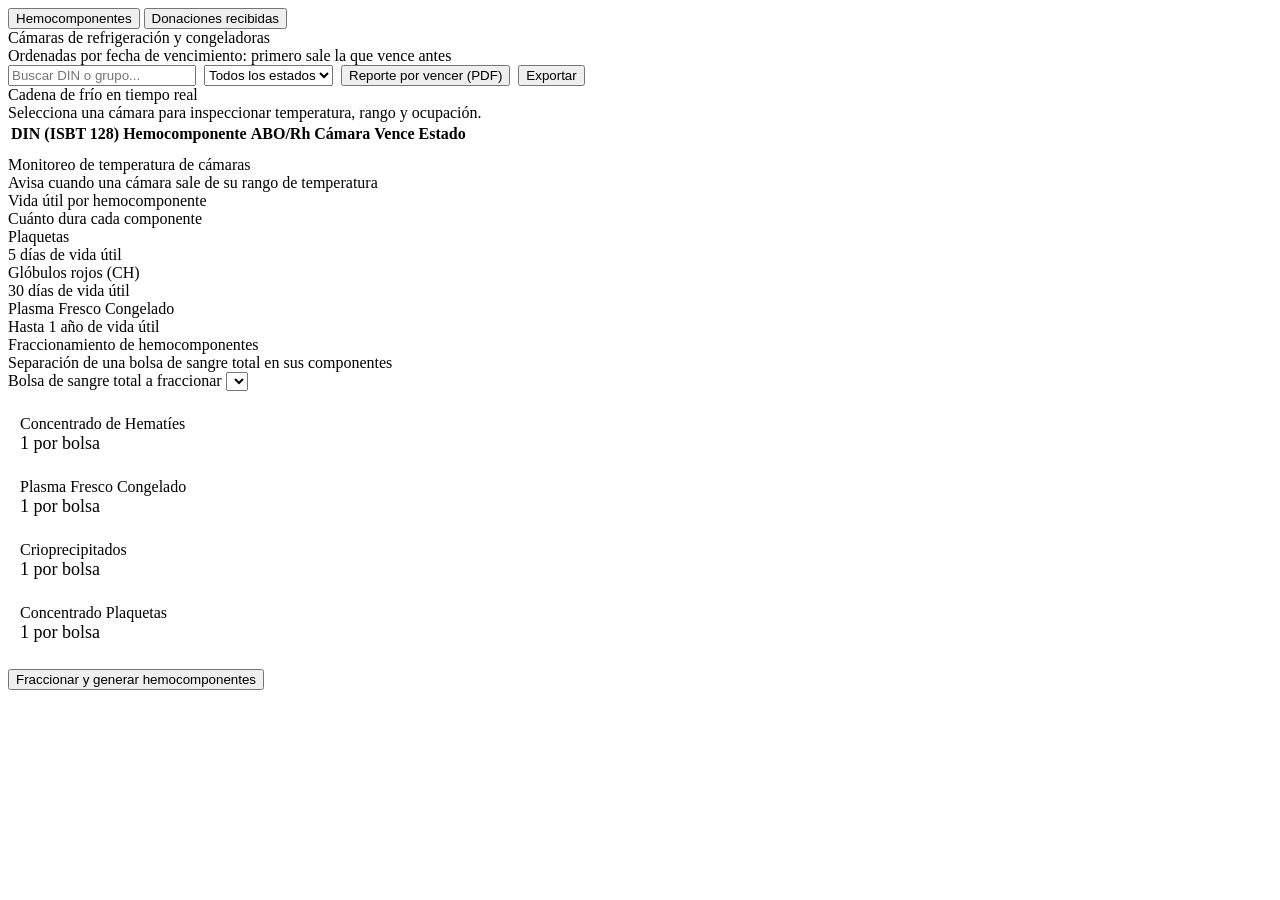
<file: mvc-springboot/src/main/resources/templates/inventario.html>
﻿<!DOCTYPE html>
<html lang="es" xmlns:th="http://www.thymeleaf.org">
<head th:replace="~{fragments/layout :: head(titulo=${info.titulo()})}"></head>
<body>
<div th:replace="~{fragments/layout :: shell(~{::section})}">
  <section>
        <div class="tabs">
          <button class="tab active" data-tab="inv:hemo">Hemocomponentes</button>
          <button class="tab" data-tab="inv:donaciones">Donaciones recibidas</button>
        </div>

        <div data-tabpanel="inv:hemo" class="panel-flex">
        <div class="card">
          <div class="card-title-row">
            <div>
              <div class="card-title">Cámaras de refrigeración y congeladoras</div>
              <div class="card-desc">Ordenadas por fecha de vencimiento: primero sale la que vence antes</div>
            </div>
            <div style="display:flex; gap:8px;">
              <input class="input btn-sm" style="width:180px;" id="inv-search" data-val="buscar" maxlength="40" autocomplete="off" placeholder="Buscar DIN o grupo..." oninput="renderInventory()">
              <select class="input btn-sm" style="width:auto;" id="inv-filter" onchange="renderInventory()">
                <option value="">Todos los estados</option>
                <option value="disponible">Disponible</option>
                <option value="reservado">Reservado</option>
                <option value="cuarentena">Cuarentena</option>
                <option value="bloqueado">Bloqueado</option>
                <option value="vencido">Vencido</option>
                <option value="despachado">Despachado</option>
                <option value="fraccionado">Fraccionado</option>
              </select>
              <button type="button" class="btn btn-ghost btn-sm" onclick="window.open('/api/reportes/unidades-vencer.pdf', '_blank')" title="Reporte oficial de unidades por vencer (FEFO)">Reporte por vencer (PDF)</button>
              <button class="btn btn-ghost btn-sm" onclick="exportarInventario()">Exportar</button>
            </div>
          </div>
          <div class="cold-chain-console" aria-labelledby="cold-chain-title">
            <aside class="cold-chain-index">
              <div>
                <div class="card-title" id="cold-chain-title">Cadena de frío en tiempo real</div>
                <div class="card-desc">Selecciona una cámara para inspeccionar temperatura, rango y ocupación.</div>
              </div>
              <div id="camara3d-lista" class="camara3d-lista" role="listbox" aria-label="Cámaras registradas"></div>
            </aside>
            <div id="camara3d-detalle" class="camara3d-detalle" aria-live="polite"></div>
          </div>
          <table>
            <thead><tr>
              <th>DIN (ISBT 128)</th><th>Hemocomponente</th><th>ABO/Rh</th><th>Cámara</th><th>Vence</th><th>Estado</th><th></th>
            </tr></thead>
            <tbody id="inventory-rows"></tbody>
          </table>
          <div class="cell-muted" id="inv-count" style="margin-top:10px;"></div>
        </div>

        <div class="two-col">
          <div class="card">
            <div class="card-title-row"><div><div class="card-title">Monitoreo de temperatura de cámaras</div>
            <div class="card-desc">Avisa cuando una cámara sale de su rango de temperatura</div></div></div>
            <div id="temp-grid" class="grid-4" style="grid-template-columns:repeat(3,1fr);"></div>
          </div>
          <div class="card">
            <div class="card-title-row"><div><div class="card-title">Vida útil por hemocomponente</div><div class="card-desc">Cuánto dura cada componente</div></div></div>
            <div class="timeline">
              <div class="timeline-item"><div class="timeline-dot" style="background:var(--red-700);"></div><div><div class="timeline-title">Plaquetas</div><div class="timeline-meta">5 días de vida útil</div></div></div>
              <div class="timeline-item"><div class="timeline-dot" style="background:var(--amber-700);"></div><div><div class="timeline-title">Glóbulos rojos (CH)</div><div class="timeline-meta">30 días de vida útil</div></div></div>
              <div class="timeline-item"><div class="timeline-dot" style="background:var(--blue-700);"></div><div><div class="timeline-title">Plasma Fresco Congelado</div><div class="timeline-meta">Hasta 1 año de vida útil</div></div></div>
            </div>
          </div>
        </div>

        <div class="card">
          <div class="card-title-row">
            <div><div class="card-title">Fraccionamiento de hemocomponentes</div>
            <div class="card-desc">Separación de una bolsa de sangre total en sus componentes</div></div>
          </div>
          <div class="field" style="margin-bottom:12px;">
            <label>Bolsa de sangre total a fraccionar</label>
            <select class="input mono" id="fract-din"></select>
          </div>
          <div class="grid-4" style="grid-template-columns:repeat(4,1fr); margin-bottom:14px;">
            <div class="kpi" style="padding:12px;"><div class="label">Concentrado de Hematíes</div><div class="value" style="font-size:18px;">1 por bolsa</div></div>
            <div class="kpi" style="padding:12px;"><div class="label">Plasma Fresco Congelado</div><div class="value" style="font-size:18px;">1 por bolsa</div></div>
            <div class="kpi" style="padding:12px;"><div class="label">Crioprecipitados</div><div class="value" style="font-size:18px;">1 por bolsa</div></div>
            <div class="kpi" style="padding:12px;"><div class="label">Concentrado Plaquetas</div><div class="value" style="font-size:18px;">1 por bolsa</div></div>
          </div>
          <button class="btn btn-primary btn-sm" onclick="fraccionarUnidad()">Fraccionar y generar hemocomponentes</button>
        </div>
        </div>

        <div data-tabpanel="inv:donaciones" class="card" style="display:none;">
          <div class="card-title-row">
            <div><div class="card-title">Donaciones recibidas</div>
            <div class="card-desc">Cada bolsa que llegó de un donante, su tamizaje y los hemocomponentes que salieron de ella</div></div>
            <input class="input btn-sm" style="width:210px;" id="don-inv-buscar" data-val="buscar" maxlength="40" autocomplete="off" placeholder="Buscar donante, DNI o DIN..." oninput="renderDonaciones()">
          </div>
          <table>
            <thead><tr><th>Bolsa (DIN)</th><th>Donante</th><th>DNI</th><th>Grupo</th><th>Tamizaje</th><th>Hemocomponentes obtenidos</th></tr></thead>
            <tbody id="donaciones-rows"></tbody>
          </table>
          <div class="cell-muted" id="donaciones-count" style="margin-top:10px;"></div>
        </div>
  </section>
</div>

  <script th:inline="javascript">
    state.inventory = /*[[${inventario}]]*/ [];
    state.temps = /*[[${temperaturas}]]*/ [];
    state.donantes = /*[[${donantes}]]*/ [];
    state.serologia = /*[[${serologia}]]*/ [];
    sincronizarLocal('inventory', 'temps', 'donantes', 'serologia');
    document.addEventListener('DOMContentLoaded', function() {
      renderInventory(); renderTemps(); renderCamaras3D(); fillFractSelect(); renderDonaciones();
    });
  </script>
</body>
</html>
</file>
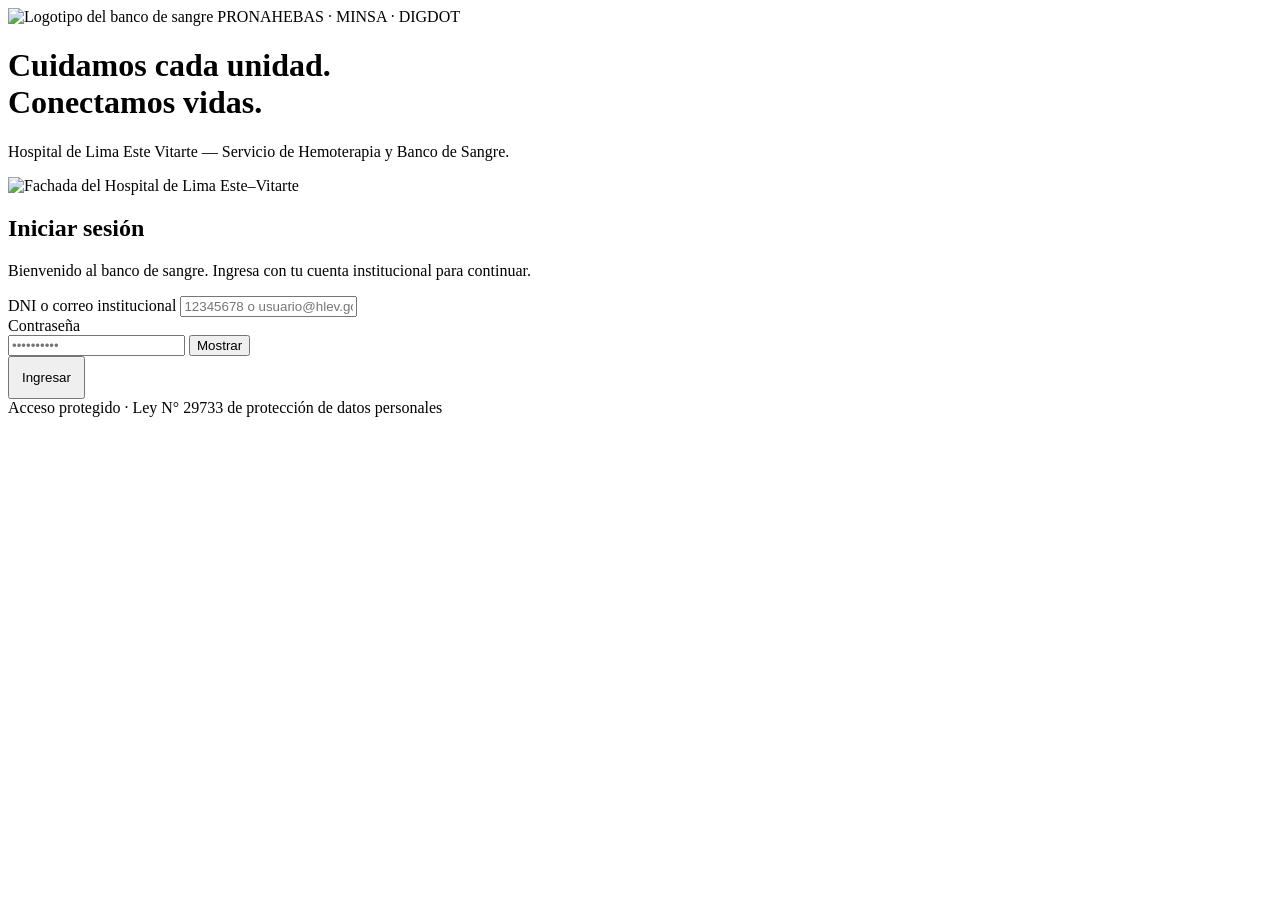
<file: mvc-springboot/src/main/resources/templates/login.html>
<!DOCTYPE html>
<html lang="es" xmlns:th="http://www.thymeleaf.org">
<head>
  <meta charset="UTF-8"/>
  <meta name="viewport" content="width=device-width, initial-scale=1.0"/>
  <title>BancoSangre HLEV — Iniciar sesión</title>
  <link rel="icon" type="image/svg+xml" th:href="@{/img/logo.svg}"/>
  <link rel="preconnect" href="https://fonts.googleapis.com"/>
  <link rel="preconnect" href="https://fonts.gstatic.com" crossorigin=""/>
  <link href="https://fonts.googleapis.com/css2?family=Inter:wght@400;500;600;700;800&amp;family=IBM+Plex+Mono:wght@400;500;600&amp;display=swap" rel="stylesheet"/>
  <link rel="stylesheet" th:href="@{/css/styles.css}"/>
  <link rel="stylesheet" th:href="@{/css/interfaz.css}"/>
  <script defer th:src="@{/js/interfaz.js}"></script>
</head>
<body>

<!-- ============ LOGIN ============ -->
<div id="view-login" class="view active" style="display:flex;">
  <div class="login-shell">
    <div class="login-left">
      <img class="login-logo" th:src="@{/img/logo-claro.svg}" width="56" height="56" alt="Logotipo del banco de sangre"/>
      <span class="login-badge">PRONAHEBAS · MINSA · DIGDOT</span>
      <h1>Cuidamos cada unidad.<br/>Conectamos vidas.</h1>
      <p>Hospital de Lima Este Vitarte — Servicio de Hemoterapia y Banco de Sangre.</p>
      <img class="login-team-image" th:src="@{/img/hospital-vitarte.jpg}" width="600" height="300" alt="Fachada del Hospital de Lima Este–Vitarte" title="Stephaniedayana / Wikimedia Commons · CC BY-SA 4.0"/>
    </div>
    <div class="login-right">
      <form class="login-form" method="post" novalidate onsubmit="return validarLogin()" th:action="@{/login}">
        <h2>Iniciar sesión</h2>
        <p class="sub">Bienvenido al banco de sangre. Ingresa con tu cuenta institucional para continuar.</p>

        <div th:if="${errorAcceso}" class="login-note" style="color:var(--red-700); font-weight:600;" th:text="${errorAcceso}"></div>

        <div class="field">
          <label>DNI o correo institucional</label>
          <input class="input" id="login-usuario" data-val="usuarioLogin" data-req="1" maxlength="60" autocomplete="username" name="usuario" placeholder="12345678 o usuario@hlev.gob.pe"/>
        </div>
        <div class="field">
          <label>Contraseña</label>
          <div class="login-clave-control">
            <input class="input" id="login-clave" data-val="clave" data-req="1" maxlength="40" autocomplete="current-password" type="password" name="clave" placeholder="••••••••••"/>
            <button type="button" class="btn btn-ghost btn-sm" aria-controls="login-clave" onclick="alternarClave(this)">Mostrar</button>
          </div>
        </div>
        <button class="btn btn-primary" type="submit" style="justify-content:center; padding:12px;">Ingresar</button>
        <div class="login-note">Acceso protegido · Ley N° 29733 de protección de datos personales</div>
      </form>
    </div>
  </div>
</div>

<script th:src="@{/js/validacion.js(v=20261115)}"></script>
<script>
  function alternarClave(boton){
    const clave = document.getElementById('login-clave');
    const visible = clave.type === 'password';
    clave.type = visible ? 'text' : 'password';
    boton.textContent = visible ? 'Ocultar' : 'Mostrar';
  }
  function validarLogin(){
    return VAL.formulario([
      ['login-usuario','usuarioLogin',{label:'Usuario'}],
      ['login-clave','clave',{label:'Contraseña'}]
    ]);
  }
  /* La aplicación arranca siempre desde los datos de ejemplo del servidor:
     al pasar por el inicio de sesión se descarta lo que hubiera quedado
     guardado en este navegador de una sesión anterior. */
  try { localStorage.removeItem('bancosangre_local_db'); } catch (e) { /* sin almacenamiento */ }
</script>

</body>
</html>
</file>
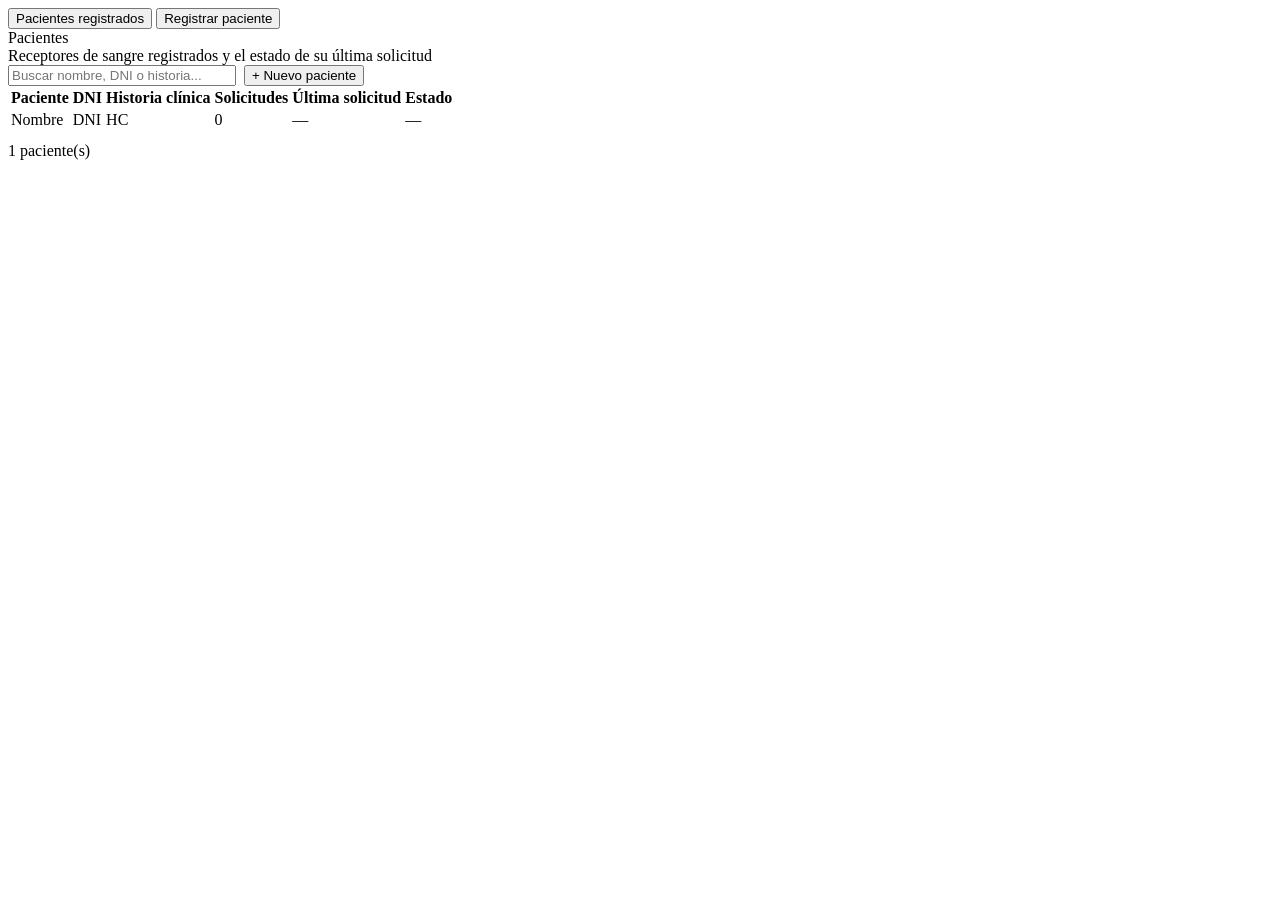
<file: mvc-springboot/src/main/resources/templates/pacientes.html>
<!DOCTYPE html>
<html lang="es" xmlns:th="http://www.thymeleaf.org">
<head th:replace="~{fragments/layout :: head(titulo=${info.titulo()})}"></head>
<body>
<div th:replace="~{fragments/layout :: shell(~{::section})}">
  <section>
        <div class="tabs">
          <button class="tab active" data-tab="pacientes:lista">Pacientes registrados</button>
          <button class="tab" data-tab="pacientes:nuevo" onclick="prepararPaciente()">Registrar paciente</button>
        </div>

        <div data-tabpanel="pacientes:lista" class="card">
          <div class="card-title-row">
            <div><div class="card-title">Pacientes</div>
            <div class="card-desc">Receptores de sangre registrados y el estado de su última solicitud</div></div>
            <div style="display:flex; gap:8px;">
              <input class="input btn-sm" style="width:220px;" id="pac-buscar" data-val="buscar" maxlength="40" autocomplete="off" placeholder="Buscar nombre, DNI o historia..." oninput="filtrarPacientes()">
              <button class="btn btn-primary btn-sm" onclick="location.href='/pacientes?nuevo=true'">+ Nuevo paciente</button>
            </div>
          </div>
          <table>
            <thead><tr><th>Paciente</th><th>DNI</th><th>Historia clínica</th><th>Solicitudes</th><th>Última solicitud</th><th>Estado</th></tr></thead>
            <tbody id="pacientes-rows">
              <tr class="pac-fila" th:each="p : ${pacientes}"
                  th:attr="data-texto=${#strings.toLowerCase(p['nombre'] + ' ' + p['dni'] + ' ' + p['hc'])}">
                <td class="cell-strong" th:text="${p['nombre']}">Nombre</td>
                <td class="mono" th:text="${p['dni'] == '' ? '—' : p['dni']}">DNI</td>
                <td class="mono" th:text="${p['hc']}">HC</td>
                <td class="mono" th:text="${p['solicitudes']}">0</td>
                <td class="cell-muted" th:text="${p['ultima']}">—</td>
                <td class="cell-muted" th:text="${p['estado'] == 'pendiente' ? 'Pendiente' : p['estado'] == 'compatible' ? 'Compatible' : p['estado'] == 'incompatible' ? 'Incompatible' : '—'}">—</td>
              </tr>
            </tbody>
          </table>
          <div class="cell-muted" id="pac-count" style="margin-top:10px;"></div>
        </div>

        <div data-tabpanel="pacientes:nuevo" class="card" style="display:none;">
          <div class="card-title-row"><div><div class="card-title">Registrar paciente</div>
          <div class="card-desc">Si la historia clínica ya existe, se actualizan sus datos. Todos los campos son obligatorios, salvo el grupo sanguíneo si aún no está confirmado</div></div></div>
          <div class="grid-2" style="margin-bottom:14px;">
            <div class="field"><label>Nombres y apellidos</label><input class="input" id="pac-nombre" data-val="nombre" data-req="1" maxlength="60" autocomplete="off" placeholder="Nombres y apellidos del paciente"></div>
            <div class="field"><label>DNI</label><input class="input mono" id="pac-dni" data-val="dni" data-req="1" inputmode="numeric" maxlength="8" autocomplete="off" placeholder="8 dígitos"><div class="field-hint" id="pac-reniec-estado" aria-live="polite"></div></div>
            <div class="field"><label>Historia clínica</label><input class="input mono" id="pac-hc" data-val="hc" data-req="1" maxlength="13" autocomplete="off" placeholder="HC-2026-00000"></div>
            <div class="field"><label>Fecha de nacimiento</label><input class="input" id="pac-fecnac" data-val="fechaNacimientoPaciente" data-req="1" type="date" autocomplete="off"></div>
            <div class="field"><label>Sexo</label><select class="input" id="pac-sexo" data-val="seleccion" data-req="1"><option value="">Selecciona</option><option value="M">Masculino</option><option value="F">Femenino</option></select></div>
            <div class="field"><label>Teléfono</label><input class="input" id="pac-telefono" data-val="telefono" data-req="1" inputmode="numeric" maxlength="9" autocomplete="off" placeholder="9 dígitos, ej. 987654321"></div>
            <div class="field"><label>Correo electrónico</label><input class="input" id="pac-correo" data-val="correoPersonal" data-req="1" maxlength="80" autocomplete="off" placeholder="ejemplo@correo.com"></div>
            <div class="field"><label>Dirección</label><input class="input" id="pac-direccion" data-val="texto" data-req="1" data-min="5" data-max="150" maxlength="150" autocomplete="off" placeholder="Calle, número y distrito"></div>
            <div class="field"><label>Peso (kg)</label><input class="input" id="pac-peso" data-val="pesoPaciente" data-req="1" type="text" inputmode="decimal" maxlength="5" autocomplete="off" placeholder="70"></div>
            <div class="field"><label>Altura (cm)</label><input class="input" id="pac-altura" data-val="altura" data-req="1" type="text" inputmode="numeric" maxlength="3" autocomplete="off" placeholder="170"></div>
            <div class="field"><label>Hemoglobina (g/dL)</label><input class="input" id="pac-hb" data-val="hemoglobina" data-req="1" type="text" inputmode="decimal" maxlength="4" autocomplete="off" placeholder="8.5"></div>
            <div class="field"><label>Grupo sanguíneo declarado</label><select class="input" id="pac-abo"><option value="">Por confirmar en laboratorio</option><option>O POS</option><option>O NEG</option><option>A POS</option><option>A NEG</option><option>B POS</option><option>B NEG</option><option>AB POS</option><option>AB NEG</option></select></div>
          </div>
          <p><a href="https://sel.migraciones.gob.pe/servmig-valreg/VerificarCE" target="_blank" rel="noopener noreferrer">Verificar Carné de Extranjería en Migraciones</a></p>
          <button class="btn btn-primary" onclick="guardarPaciente()">Guardar paciente</button>
          <p id="pac-guardado" role="status"></p>
        </div>
  </section>
</div>

  <script th:inline="javascript">
    const PAC_USUARIO = /*[[${usuario + ' (' + rol.etiqueta + ')'}]]*/ 'usuario';
    function filtrarPacientes(){
      const q = (document.getElementById('pac-buscar').value || '').trim().toLowerCase();
      let visibles = 0;
      document.querySelectorAll('#pacientes-rows .pac-fila').forEach(tr => {
        const ok = !q || tr.dataset.texto.includes(q);
        tr.style.display = ok ? '' : 'none';
        if (ok) visibles++;
      });
      document.getElementById('pac-count').textContent = visibles + ' paciente(s)';
    }
    function guardarPaciente(){
      const boton = document.querySelector('[onclick="guardarPaciente()"]');
      if (boton.disabled) return;
      if (!VAL.formulario([
        ['pac-nombre','nombre',{label:'Nombres y apellidos'}],
        ['pac-dni','dni',{label:'DNI'}],
        ['pac-hc','hc',{label:'Historia clínica'}],
        ['pac-fecnac','fechaNacimientoPaciente',{label:'Fecha de nacimiento'}],
        ['pac-sexo','seleccion',{label:'Sexo'}],
        ['pac-telefono','telefono',{label:'Teléfono'}],
        ['pac-correo','correoPersonal',{label:'Correo electrónico'}],
        ['pac-direccion','texto',{label:'Dirección'}],
        ['pac-peso','pesoPaciente',{label:'Peso'}],
        ['pac-altura','altura',{label:'Altura'}],
        ['pac-hb','hemoglobina',{label:'Hemoglobina'}]
      ])) return;
      const v = id => document.getElementById(id).value.trim();
      const nombre = document.getElementById('pac-nombre').value.trim();
      const dni = document.getElementById('pac-dni').value.trim();
      const hc = document.getElementById('pac-hc').value.trim().toUpperCase();
      const fechaServidor = fecha => { const p = fecha.split('-'); return p.length === 3 ? p[2] + '/' + p[1] + '/' + p[0] : fecha; };
      boton.disabled = true;
      fetch('/api/sincronizar', {
        method: 'POST', credentials: 'same-origin',
        headers: { 'Content-Type': 'application/json' },
        body: JSON.stringify({
          pacientes: [{ paciente: nombre, dni: dni, hc: hc, fechaNacimiento: fechaServidor(v('pac-fecnac')), sexo: v('pac-sexo'),
                        abo: v('pac-abo'), pesoKg: parseFloat(v('pac-peso').replace(',', '.')), alturaCm: parseFloat(v('pac-altura')), hemoglobina: parseFloat(v('pac-hb').replace(',', '.')),
                        telefono: v('pac-telefono'), correo: v('pac-correo'), direccion: v('pac-direccion') }],
          auditNuevos: [{ usuario: PAC_USUARIO, accion: 'Registró paciente', recurso: hc, ip: '—' }]
        })
      }).then(r => r.json().catch(() => ({ ok: false, error: 'Respuesta inválida del servidor' })))
        .then(async res => {
          if (!res.ok) { toast(res.error || 'No se pudo guardar el paciente', true); return; }
          toast('Paciente guardado');
          if (new URLSearchParams(location.search).get('nuevo') === 'true') {
            document.getElementById('pac-guardado').textContent = 'Historia ' + hc + ' guardada. Vuelve a Solicitudes y busca por DNI o historia clínica.';
          } else {
            document.getElementById('pac-guardado').textContent = 'Historia ' + hc + ' guardada.';
          }
          const campos = [...document.querySelectorAll('[data-tabpanel="pacientes:nuevo"] input, [data-tabpanel="pacientes:nuevo"] select')];
          campos.forEach(campo => { campo.value = ''; });
          // Cancela cualquier consulta RENIEC pendiente y libera el campo de nombre.
          document.getElementById('pac-dni').dispatchEvent(new Event('input', {bubbles:true}));
          VAL.limpiar(campos.map(campo => campo.id));
          await prepararPaciente();
        })
        .catch(() => toast('No se pudo conectar con el servidor', true))
        .finally(() => { boton.disabled = !document.getElementById('pac-hc').value; });
    }
    document.addEventListener('DOMContentLoaded', filtrarPacientes);
    document.addEventListener('DOMContentLoaded', configurarReniecPaciente);

    function configurarReniecPaciente() {
      const dni = document.getElementById('pac-dni');
      const nombre = document.getElementById('pac-nombre');
      const direccion = document.getElementById('pac-direccion');
      const estado = document.getElementById('pac-reniec-estado');
      let consulta = 0;
      dni.addEventListener('input', async () => {
        const actual = ++consulta;
        estado.textContent = '';
        estado.className = 'field-hint';
        if (nombre.dataset.reniec === '1') {
          nombre.value = '';
          nombre.readOnly = false;
          delete nombre.dataset.reniec;
          VAL.limpiar(['pac-nombre']);
        }
        if (!/^\d{8}$/.test(dni.value)) return;
        estado.textContent = 'Consultando RENIEC…';
        try {
          const respuesta = await fetch('/api/reniec/' + dni.value, {headers:{Accept:'application/json'}});
          const datos = await respuesta.json();
          if (actual !== consulta) return;
          if (!respuesta.ok) throw new Error(datos.error || 'No se pudo verificar el DNI');
          nombre.value = datos.nombre;
          nombre.dataset.reniec = '1';
          nombre.readOnly = true;
          nombre.dispatchEvent(new Event('input', {bubbles:true}));
          if (datos.direccion && !direccion.value.trim()) {
            direccion.value = datos.direccion;
            direccion.dispatchEvent(new Event('input', {bubbles:true}));
          }
          estado.textContent = 'DNI verificado con RENIEC';
          estado.className = 'field-hint reniec-ok';
        } catch (error) {
          if (actual !== consulta) return;
          estado.textContent = error.message;
          estado.className = 'field-hint reniec-error';
        }
      });
    }
    let reservandoHistoria = false;
    async function prepararPaciente() {
      const campo = document.getElementById('pac-hc');
      if (campo.value || reservandoHistoria) return;
      const boton = document.querySelector('[onclick="guardarPaciente()"]');
      reservandoHistoria = true;
      campo.readOnly = true;
      boton.disabled = true;
      try {
        const respuesta = await fetch('/api/pacientes/reservar-historia', {method:'POST'});
        if (!respuesta.ok) throw new Error();
        campo.value = (await respuesta.json()).hc;
        campo.dispatchEvent(new Event('input', {bubbles:true}));
        boton.disabled = false;
        document.getElementById('pac-nombre').focus();
      } catch {
        toast('No se pudo generar la historia clínica. Vuelve a seleccionar Registrar paciente para reintentar.', true);
      } finally {
        reservandoHistoria = false;
      }
    }
    document.addEventListener('DOMContentLoaded', () => {
      if (new URLSearchParams(location.search).get('nuevo') === 'true') switchTab('pacientes','pacientes:nuevo');
    });
  </script>
</body>
</html>
</file>
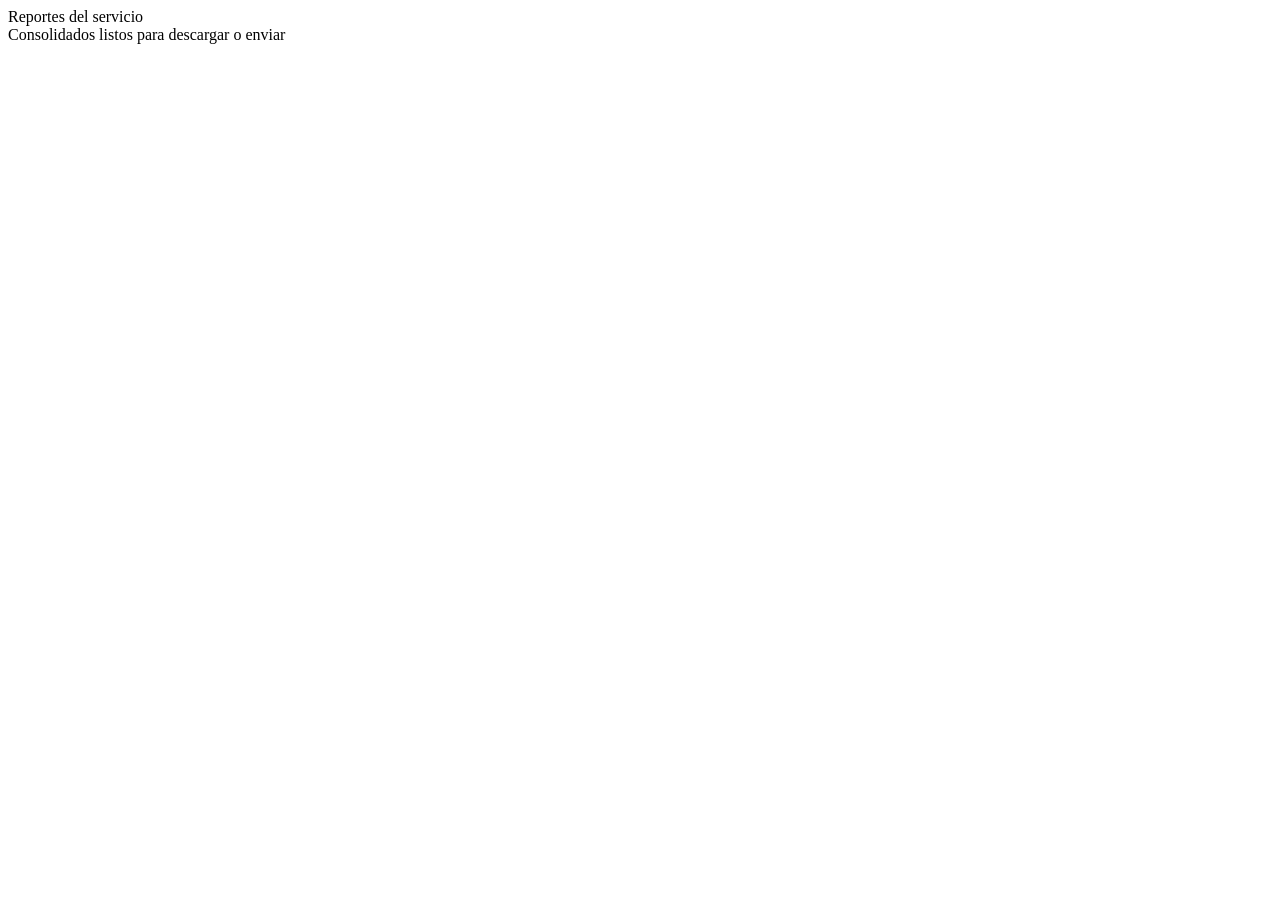
<file: mvc-springboot/src/main/resources/templates/reportes.html>
<!DOCTYPE html>
<html lang="es" xmlns:th="http://www.thymeleaf.org">
<head th:replace="~{fragments/layout :: head(titulo=${info.titulo()})}"></head>
<body>
<div th:replace="~{fragments/layout :: shell(~{::section})}">
  <section>
        <div class="card">
          <div class="card-title-row"><div><div class="card-title">Reportes del servicio</div>
          <div class="card-desc">Consolidados listos para descargar o enviar</div></div></div>
          <div class="grid-4" id="reports-grid"></div>
        </div>
  </section>
</div>

  <script th:inline="javascript">
    state.inventory = /*[[${inventario}]]*/ [];
    state.donantes = /*[[${donantes}]]*/ [];
    state.solicitudes = /*[[${solicitudes}]]*/ [];
    state.hemovigilancia = /*[[${hemovigilancia}]]*/ [];
    state.auditLog = /*[[${auditLog}]]*/ [];
    sincronizarLocal('inventory', 'donantes', 'solicitudes', 'hemovigilancia', 'auditLog');
    document.addEventListener('DOMContentLoaded', function() {
      renderReports();
    });
  </script>
</body>
</html>
</file>
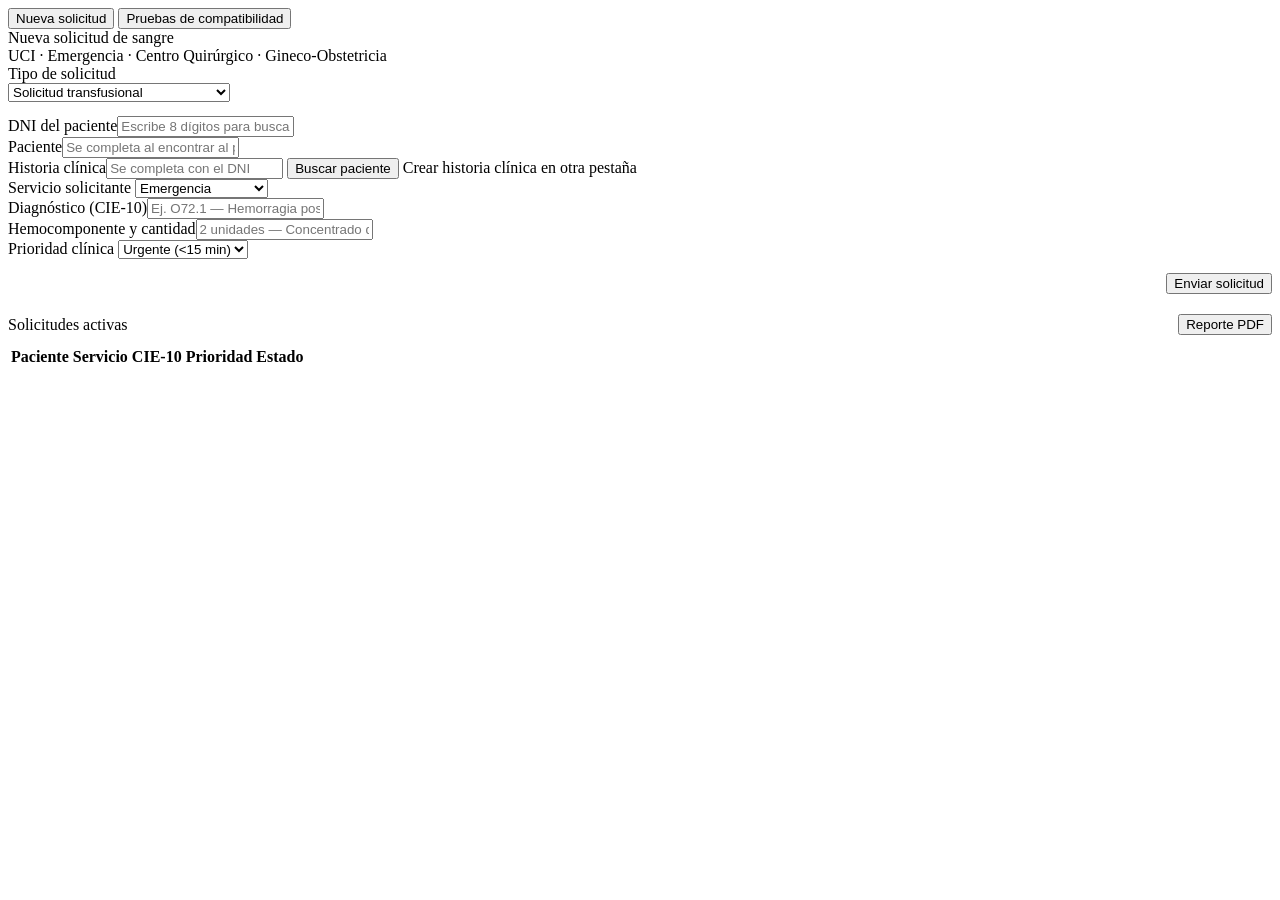
<file: mvc-springboot/src/main/resources/templates/solicitudes.html>
﻿<!DOCTYPE html>
<html lang="es" xmlns:th="http://www.thymeleaf.org">
<head th:replace="~{fragments/layout :: head(titulo=${info.titulo()})}"></head>
<body>
<div th:replace="~{fragments/layout :: shell(~{::section})}">
  <section>
        <div class="tabs">
          <button class="tab active" data-tab="sol:nueva">Nueva solicitud</button>
          <button class="tab" data-tab="sol:compat">Pruebas de compatibilidad</button>
        </div>

        <div data-tabpanel="sol:nueva" class="card">
          <div class="card-title-row"><div><div class="card-title">Nueva solicitud de sangre</div>
          <div class="card-desc">UCI · Emergencia · Centro Quirúrgico · Gineco-Obstetricia</div></div>
          </div>
          <div class="field" style="max-width:280px; margin-bottom:14px;">
            <label>Tipo de solicitud</label>
            <select class="input" id="sol-tipo" onchange="toggleTipoSolicitud()">
              <option value="transfusional">Solicitud transfusional</option>
              <option value="reserva">Reserva para cirugía programada</option>
            </select>
          </div>
          <div class="grid-2" style="margin-bottom:14px;">
            <div class="field"><label>DNI del paciente</label><input class="input mono" id="sol-dni" data-val="dni" data-req="1" inputmode="numeric" maxlength="8" autocomplete="off" placeholder="Escribe 8 dígitos para buscar"></div>
            <div class="field"><label>Paciente</label><input class="input" id="sol-paciente" data-val="nombre" data-req="1" maxlength="60" autocomplete="off" readonly placeholder="Se completa al encontrar al paciente"></div>
            <div class="field"><label>Historia clínica</label><input class="input mono" id="sol-hc" data-val="hc" data-req="1" maxlength="13" autocomplete="off" readonly placeholder="Se completa con el DNI">
              <span id="sol-busqueda" class="cell-muted" role="status"></span>
              <button type="button" class="btn btn-ghost btn-sm" id="sol-reintentar">Buscar paciente</button>
              <a th:href="@{/pacientes(nuevo=true)}" target="_blank" rel="noopener">Crear historia clínica en otra pestaña</a>
            </div>
            <div class="field"><label>Servicio solicitante</label>
              <select class="input" id="sol-servicio"><option>Emergencia</option><option>UCI</option><option>Centro Quirúrgico</option><option>Gineco-Obstetricia</option></select>
            </div>
            <div class="field"><label>Diagnóstico (CIE-10)</label><input class="input mono" id="sol-cie10" data-val="cie10" data-req="1" maxlength="90" autocomplete="off" placeholder="Ej. O72.1 — Hemorragia posparto"></div>
            <div class="field"><label>Hemocomponente y cantidad</label><input class="input" id="sol-componente" data-val="componente" data-req="1" maxlength="80" autocomplete="off" placeholder="2 unidades — Concentrado de Hematíes"></div>
            <div class="field"><label>Prioridad clínica</label>
              <select class="input" id="sol-prioridad" onchange="toggleTipoSolicitud()"><option>Urgente (&lt;15 min)</option><option>Programada</option><option>Diferible</option></select>
            </div>
          </div>
          <div class="field" id="sol-reserva-field" style="display:none; max-width:280px; margin-bottom:14px;">
            <label id="sol-reserva-label">Fecha límite de la reserva</label>
            <input class="input" id="sol-reserva-fecha" data-val="fechaFutura" data-req="1" inputmode="numeric" maxlength="10" autocomplete="off" placeholder="dd/mm/aaaa — liberación automática al vencer">
          </div>
          <div style="display:flex; justify-content:flex-end;"><button class="btn btn-primary btn-sm" onclick="enviarSolicitud()">Enviar solicitud</button></div>

          <div class="divider" style="margin:20px 0;"></div>
          <div style="display:flex; justify-content:space-between; align-items:center; margin-bottom:10px;">
            <div class="card-title" style="margin-bottom:0;">Solicitudes activas</div>
            <button type="button" class="btn btn-ghost btn-sm" onclick="window.open('/api/reportes/solicitudes.pdf', '_blank')" title="Reporte oficial de solicitudes transfusionales">Reporte PDF</button>
          </div>
          <table>
            <thead><tr><th>Paciente</th><th>Servicio</th><th>CIE-10</th><th>Prioridad</th><th>Estado</th><th></th></tr></thead>
            <tbody id="solicitudes-rows"></tbody>
          </table>
        </div>

        <div data-tabpanel="sol:compat" class="card" style="display:none;">
          <div class="card-title-row"><div><div class="card-title">Pruebas de compatibilidad</div>
          <div class="card-desc">Se cruza la sangre del paciente con la unidad antes de entregarla</div></div></div>
          <div class="grid-2" style="margin-bottom:14px;">
            <div class="field"><label>Solicitud a validar</label>
              <select class="input" id="compat-solicitud" onchange="renderPruebas()"></select></div>
            <div class="field"><label>Unidad a cruzar</label>
              <select class="input" id="compat-unidad"></select></div>
            <div class="field"><label>Grupo ABO/Rh del paciente</label>
              <select class="input" id="compat-grupo">
                <option>O POS</option><option>O NEG</option><option>A POS</option><option>A NEG</option>
                <option>B POS</option><option>B NEG</option><option>AB POS</option><option>AB NEG</option>
              </select></div>
            <div class="field"><label>N.º de muestra del paciente</label>
              <input class="input mono" id="compat-muestra" data-val="muestra" data-req="1" maxlength="7" autocomplete="off" placeholder="S-00000"></div>
            <div class="field"><label>Prueba mayor (plasma del paciente + hematíes de la unidad)</label>
              <select class="input" id="compat-mayor"><option>Sin aglutinación</option><option>Aglutinación</option><option>Hemólisis</option></select></div>
            <div class="field"><label>Prueba menor (hematíes del paciente + plasma de la unidad)</label>
              <select class="input" id="compat-menor"><option>Sin aglutinación</option><option>Aglutinación</option><option>Hemólisis</option></select></div>
            <div class="field"><label>Rastreo de anticuerpos irregulares (RAI)</label>
              <select class="input" id="compat-rai"><option>Negativo</option><option>Positivo</option></select></div>
          </div>
          <div style="display:flex; justify-content:flex-end; margin-bottom:6px;">
            <button class="btn btn-primary btn-sm" onclick="validarCompatibilidad()">Registrar pruebas</button>
          </div>
          <div class="divider" style="margin:16px 0;"></div>
          <div class="card-title" style="margin-bottom:10px;">Pruebas registradas de la solicitud</div>
          <table>
            <thead><tr><th>Prueba</th><th>Muestra</th><th>Unidad</th><th>Resultado</th><th>Validado por</th><th>Estado</th></tr></thead>
            <tbody id="pruebas-rows"></tbody>
          </table>
        </div>
  </section>
</div>

  <script th:inline="javascript">
    state.solicitudes = /*[[${solicitudes}]]*/ [];
    state.pruebas = /*[[${pruebas}]]*/ [];
    state.inventory = /*[[${inventario}]]*/ [];
    sincronizarLocal('solicitudes', 'pruebas', 'inventory');
    document.addEventListener('DOMContentLoaded', function() {
      renderSolicitudes();
      prepararBusquedaPaciente();
      prepararActualizacionSolicitudes();
    });
  </script>
</body>
</html>
</file>
<file: mvc-springboot/src/main/resources/static/css/interfaz.css>
/* Identidad compartida por la aplicación MVC y la demostración HTML. */
:root {
  --red-800:#941b3e; --red-700:#b52149; --red-600:#cd365e;
  --red-50:#fff0f3; --red-100:#f6d5df;
  --bg:#f3f6f8; --surface:#fff; --line:#dfe6eb; --line-soft:#edf1f4;
  --ink-900:#243747; --ink-700:#3e5263; --ink-600:#586b7c; --ink-400:#657586;
  --green-700:#217261; --green-50:#eaf5f0; --amber-700:#92610d;
  --radius-lg:14px; --radius-md:10px;
  --font-ui:'Inter','Segoe UI',sans-serif;
  --fondo-rojo:#f3cddc;
  --fondo-turquesa:#cce9e5;
  --fondo-azul:#dce7f7;
  --fondo-punto:#617c9020;
}
body {line-height:1.55;}
[hidden] {display:none !important;}
.role-intro-copy {flex:1; min-width:0;}
.role-label {display:block; font-size:12px; margin-bottom:14px; color:#ffedf2;}
.role-picture {width:38%; max-width:380px; height:220px; object-fit:cover; border-radius:12px; box-shadow:0 8px 20px #50112640;}
.role-actions {display:grid;grid-template-columns:repeat(auto-fit,minmax(min(100%,210px),1fr));gap:16px;}
.role-action {display:flex;flex-direction:column;text-decoration:none;border-top:3px solid #177e83;}
.role-action h3 {margin:0 0 10px;font-size:16px;}
.role-action p {margin:0 0 20px;color:var(--ink-600);font-size:13px;}
.role-open {margin-top:auto;color:var(--ink-700);font-size:12px;font-weight:600;}
.role-action:hover {border-color:#177e83;box-shadow:0 6px 18px #177e8318;}
.login-team-image {width:100%;max-width:420px;height:190px;object-fit:cover;border-radius:12px;position:relative;z-index:1;}
@media(max-width:760px) {.workspace-intro:has(.role-picture) {flex-direction:column;align-items:stretch;} .role-picture {width:100%;max-width:none;height:180px;}}
.main,.login-right {
  background-color:var(--bg);
  background-image:
    radial-gradient(circle,var(--fondo-punto) .8px,transparent 1px),
    radial-gradient(ellipse 760px 550px at 100% 0,var(--fondo-rojo),transparent 78%),
    radial-gradient(ellipse 700px 620px at 0 680px,var(--fondo-turquesa),transparent 80%),
    linear-gradient(155deg,var(--bg) 25%,var(--fondo-azul) 100%);
  background-size:24px 24px,100% 100%,100% 100%,100% 100%;
  background-repeat:repeat,no-repeat,no-repeat,no-repeat;
}
button,input,select,textarea {font:inherit;}
button,a,input,select,textarea,[tabindex]:focus-visible {outline-offset:4px;}
:focus-visible {outline:3px solid #a52342;}
.app {min-height:100dvh;}
.sidebar {width:250px; min-width:250px; background:linear-gradient(180deg,#fff5f7 0,#fff 290px); color:var(--ink-900); border-right:1px solid #eedce2; padding:25px 16px 18px; height:100dvh; overflow-y:auto;}
.brand {padding:0 7px 25px; gap:11px; border-bottom:1px solid var(--line-soft); margin-bottom:17px;}
.brand-name {font-size:14px; color:var(--ink-900);}
.brand-mark {width:44px; height:49px; flex:none; background:none; border-radius:0; display:block;}
.brand-mark::after {content:none;}
.brand-sub {color:var(--ink-600); font-size:11px; margin-top:3px;}
.nav {gap:3px; margin:0;}
.nav-item {min-height:41px; padding:9px 12px; color:var(--ink-600); font-size:12.5px; border-radius:7px; gap:12px; text-decoration:none;}
.nav-item:hover {color:var(--red-700); background:#faf3f5;}
.nav-item.active {background:var(--red-700); color:#fff; box-shadow:0 4px 12px #b5214920;}
.nav-item.active:hover {background:var(--red-800); color:#fff;}
.nav-item.active::after {content:''; position:absolute; left:-16px; width:3px; height:23px; border-radius:0 3px 3px 0; background:var(--red-700);}
.nav-icon {width:19px; height:19px; flex:none; stroke:currentColor; fill:none; stroke-width:1.65; stroke-linecap:round; stroke-linejoin:round;}
.nav-group-label {text-transform:none; letter-spacing:0; color:var(--ink-600); font-size:11px;}
.user-card {background:#edf7f7; margin-top:24px; border:1px solid #cbe4e3; padding:13px;}
.user-name {font-size:12px; overflow-wrap:anywhere;}
.user-role {color:var(--ink-600); font-size:11px;}
.logout {color:var(--ink-600); min-height:38px; text-decoration:none; display:flex; align-items:center; justify-content:center;}
.logout:hover {color:var(--red-700);}
.topbar {padding:22px 32px; border-top:3px solid var(--red-700); border-bottom:1px solid var(--line); background:#fff; position:sticky; top:0; z-index:4;}
.topbar h1 {font-size:23px; letter-spacing:-.035em; font-weight:700;}
.topbar .subtitle {font-size:12px; margin-top:3px;}
.topbar > div:first-of-type {flex:1; min-width:0;}
.menu-btn {display:none;}
.hospital-label {font-size:11px; color:var(--ink-600); border-left:1px solid var(--line); padding-left:20px; max-width:170px; flex:none;}
.hospital-label strong {display:block; font-size:12px; color:var(--ink-900);}
.content {width:100%; max-width:1600px; margin:0 auto; padding:28px 32px 48px;}
.content > section,.view.active {gap:22px;}
.workspace-intro {display:flex; align-items:center; justify-content:space-between; gap:24px; padding:29px 30px; background:linear-gradient(110deg,#951a3b,#bd2852); border:1px solid #a91f45; border-radius:14px; color:#fff; position:relative; overflow:hidden;}
.workspace-intro::after {content:''; position:absolute; right:-70px; top:-140px; width:300px; height:300px; border:42px solid #ffffff08; border-radius:50%; pointer-events:none;}
.workspace-intro > * {position:relative; z-index:1;}
.workspace-intro h2 {font-size:25px; line-height:1.25; letter-spacing:-.035em; margin:0 0 7px;}
.workspace-intro p {margin:0; font-size:13px; max-width:65ch; color:#ffedf2;}
.workspace-symbol {width:58px; height:66px; flex:none; color:#fff;}
.card {padding:24px; box-shadow:none; min-width:0;}
.card-title-row {gap:14px; flex-wrap:wrap; margin-bottom:20px;}
.card-title {font-size:15px; font-weight:700;}
.card-desc {font-size:12px; line-height:1.6; max-width:75ch;}
.grid-4 {grid-template-columns:repeat(4,minmax(0,1fr)); gap:16px;}
.grid-2 {grid-template-columns:repeat(2,minmax(0,1fr));}
.two-col {grid-template-columns:minmax(0,1.45fr) minmax(0,1fr); gap:22px;}
.kpi {position:relative; padding:20px; box-shadow:none; overflow:hidden; min-width:0;}
.kpi:hover {box-shadow:none;}
.kpi .bar {width:7px; height:7px; border-radius:50%; position:absolute; top:25px; right:18px; margin:0;}
.kpi .label {padding-right:12px; font-size:12px;}
.kpi .value {font-size:32px; font-weight:700; letter-spacing:-.04em; margin:8px 0 3px; font-variant-numeric:tabular-nums;}
.kpi .hint {font-size:11px; color:var(--ink-600);}
.dashboard-metrics .kpi {border-top:3px solid var(--metric-color); background:var(--metric-bg); border-right-color:var(--metric-border); border-bottom-color:var(--metric-border); border-left-color:var(--metric-border);}
.dashboard-metrics .kpi:nth-child(1) {--metric-color:#167366; --metric-bg:#eaf7f2; --metric-border:#c6e5d9;}
.dashboard-metrics .kpi:nth-child(2) {--metric-color:#946008; --metric-bg:#fff7e5; --metric-border:#eeddb3;}
.dashboard-metrics .kpi:nth-child(3) {--metric-color:#285cab; --metric-bg:#edf3ff; --metric-border:#ceddf4;}
.dashboard-metrics .kpi:nth-child(4) {--metric-color:#ac2147; --metric-bg:#fff0f4; --metric-border:#efced9;}
.dashboard-metrics .value {color:var(--metric-color);}
.dashboard-metrics .label {color:var(--ink-700); font-weight:600;}
.dashboard-metrics .bar {box-shadow:0 0 0 5px #ffffffa6;}
#abo-grid > div {border:1px solid var(--line-soft); min-height:86px;}
.progress-track {height:5px;}
.timeline-item {padding:15px 0; gap:12px;}
.timeline-item:first-child {padding-top:0;}
.timeline-title {font-size:12px; line-height:1.6;}
.timeline-meta {color:var(--ink-600); line-height:1.6;}
.timeline-dot {width:8px; height:8px; margin-top:6px;}
.pill {font-size:11px; padding:5px 10px;}
.btn {min-height:42px; border-radius:8px; text-decoration:none; justify-content:center;}
.btn-sm {min-height:36px;}
.btn-primary {box-shadow:none;}
.btn-ghost:hover {background:var(--bg); border-color:#b6c3cc;}
.input,select.input,textarea.input {min-height:43px; border-color:#cbd6df; background:#fff; width:100%; min-width:0;}
.input::placeholder {color:#697b8b; opacity:1;}
.field {min-width:0;}
.field label {font-size:12px;}
.tabs {overflow-x:auto; gap:20px; margin-bottom:0; scrollbar-width:thin;}
.tab {margin-right:0; padding:12px 0; white-space:nowrap; min-height:44px; font-size:12px; color:var(--ink-600);}
.tab.active {color:var(--red-700);}
.table-scroll {width:100%; overflow:auto; border:1px solid var(--line); border-radius:9px;}
.table-scroll table {display:table; width:100%; font-size:12px; white-space:nowrap;}
thead th {background:#edf5f7; color:#35596a; padding:12px 14px; text-transform:none; letter-spacing:0; font-size:11px; white-space:nowrap;}
tbody td {padding:14px;}
tbody tr:hover {background:#f8fafb;}
.rep-grid {grid-template-columns:repeat(auto-fit,minmax(min(100%,270px),1fr));}
.login-left {width:48%; min-width:0; background:#841b38; padding:clamp(30px,5vw,80px); position:relative; overflow:hidden; gap:26px;}
.login-left .login-logo {width:64px; height:72px; filter:none;}
.login-left::after {content:''; position:absolute; width:470px; height:470px; border:1px solid #ffffff18; border-radius:50%; bottom:-300px; right:-150px; box-shadow:0 0 0 65px #ffffff06,0 0 0 130px #ffffff04; pointer-events:none;}
.login-left h1 {font-size:clamp(30px,3.4vw,48px); line-height:1.16; letter-spacing:-.045em; max-width:12ch; z-index:1;}
.login-left p {font-size:14px; line-height:1.8; max-width:39ch; z-index:1;}
.login-badge {background:transparent; border:1px solid #ffffff50; border-radius:6px; padding:7px 11px; font-size:10px;}
.login-right {padding:50px;}
.login-form {max-width:410px; gap:20px;}
.login-form h2 {font-size:30px; letter-spacing:-.035em; margin:0;}
.login-form .sub {margin: -12px 0 8px; font-size:13px; line-height:1.65;}
.login-form .input {background:#fff; min-height:48px;}
.login-note {color:var(--ink-600); line-height:1.7; max-width:40ch; align-self:center;}
.password-field {position:relative;}
.password-field .input {padding-right:86px;}
.password-toggle {position:absolute; right:5px; top:5px; bottom:5px; border:0; border-radius:5px; background:var(--bg); color:var(--ink-700); padding:0 10px; font-size:11px; font-weight:600;}
.skip-link {position:fixed; top:-80px; left:20px; z-index:250; background:var(--red-800); color:white; padding:12px 18px; border-radius:6px;}
.skip-link:focus {top:12px;}
.menu-backdrop,.menu-close {display:none;}
.toast-wrap {max-width:calc(100vw - 32px);}
@media (max-width:1100px) {
  .sidebar {width:222px; min-width:222px; padding-inline:12px;}
  .nav-item {font-size:12px; gap:9px;}
  .content {padding:24px;}
  .topbar {padding:20px 24px;}
  .hospital-label {display:none;}
  .two-col {grid-template-columns:minmax(0,1fr) !important;}
  .grid-4 {grid-template-columns:repeat(2,minmax(0,1fr));}
}
@media (max-width:760px) {
  .sidebar {position:fixed; inset:0 auto 0 0; width:270px; min-width:0; max-width:88vw; height:100dvh; z-index:40; transform:translateX(-100%); visibility:hidden; box-shadow:none; padding:24px 16px; transition:transform .18s ease;}
  .app.menu-oculto .sidebar {transform:translateX(-100%);}
  .app.navigation-open .sidebar {transform:translateX(0); visibility:visible; box-shadow:12px 0 40px #24374720;}
  .app:not(.menu-oculto)::after {display:none;}
  .navigation-open .menu-backdrop {display:block; position:fixed; inset:0; background:#24374766; border:0; z-index:35;}
  .menu-btn {display:flex; width:42px; height:42px; flex:none; align-items:center; justify-content:center; border:1px solid var(--line); border-radius:8px; background:#fff;}
  .menu-btn span {display:none;}
  .menu-close {display:block; align-self:flex-end; border:1px solid var(--line); border-radius:6px; padding:7px 12px; margin-bottom:15px; background:white; color:var(--ink-700);}
  .topbar {padding:16px; gap:12px;}
  .topbar h1 {font-size:20px;}
  .topbar .subtitle {font-size:11px;}
  .content {padding:18px 16px 32px;}
  .workspace-intro {padding:21px 20px; gap:15px;}
  .workspace-intro h2 {font-size:23px;}
  .workspace-intro p {font-size:12px;}
  .workspace-symbol {width:34px;}
  .card {padding:18px;}
  .card-title-row > div {min-width:0; flex-wrap:wrap;}
  .grid-2 {grid-template-columns:1fr;}
  .grid-4 {grid-template-columns:repeat(2,minmax(0,1fr)) !important; gap:10px;}
  .kpi {padding:16px;}
  .kpi .value {font-size:27px;}
  .kpi .bar {right:10px; top:22px; width:5px; height:5px;}
  .login-shell {flex-direction:column;}
  .login-left {width:100%; padding:32px 26px; gap:17px;}
  .login-left h1 {font-size:32px; max-width:20ch;}
  .login-left p {font-size:12px; max-width:48ch;}
  .login-left .login-logo {width:40px; height:40px;}
  .login-right {padding:32px 24px 45px;}
  .login-form h2 {font-size:26px;}
  .input,select.input,textarea.input {font-size:16px;}
  .rep-fields {grid-template-columns:1fr;}
  .phone {max-width:100%; justify-self:center;}
  .modal-overlay {padding:16px;}
  .modal-box {padding:20px; max-height:90dvh;}
}
/* Profundidad ligera: CSS 3D, sin librerías ni animaciones continuas. */
.stock-chart {box-shadow:0 5px 0 var(--line-soft),0 12px 25px #24374708;}
.rh-donut {box-shadow:0 5px 0 #126268,0 13px 22px #177e8320; border:1px solid #ffffff30;}
.rh-donut-center {box-shadow:inset 0 4px 9px #24374718;}
.chart-bar-track {box-shadow:inset 0 1px 3px #24374712;}
.chart-bar-fill {box-shadow:inset 0 2px 0 #ffffff30,inset 0 -2px 0 #00000018;transform-origin:left center;}
.chart-bar-row {border-radius:6px;transition:background-color 180ms ease;}
.chart-bar-row:hover {background:var(--line-soft);}
.theme-button {transition:background-color 180ms ease,box-shadow 180ms ease;}
.theme-button:hover {box-shadow:0 3px 10px #24374720;}
@media (prefers-reduced-motion:no-preference) {
  .chart-bar-fill {animation:stock-grow 400ms ease-out both;}
}
@keyframes stock-grow {from {transform:scaleX(0);} to {transform:scaleX(1);}}
.stock-charts {display:grid; grid-template-columns:minmax(0,1.45fr) minmax(0,1fr); gap:22px;}
.stock-chart h2 {margin:0;}
.stock-chart p {margin:5px 0 18px;}
.chart-filter {display:flex; align-items:center; gap:8px; font-size:12px; color:var(--ink-600);}
.chart-filter select {width:auto; min-height:36px; font-size:12px;}
.chart-bars {display:grid; gap:15px; padding:8px 0; min-height:270px; align-content:start;}
.chart-bar-row {display:grid; grid-template-columns:38px minmax(0,1fr) 65px; gap:12px; align-items:center; font-size:12px;}
.chart-bar-track {background:repeating-linear-gradient(to right,#edf2f4 0,#edf2f4 calc(25% - 1px),#dce5e9 calc(25% - 1px),#dce5e9 25%); height:17px; border-radius:4px; overflow:hidden;}
.chart-bar-fill {height:100%; background:#177e83; border-radius:4px;}
.chart-bar-fill.critical {background:#b52149;}
.chart-bar-value {text-align:right; font-weight:600; font-variant-numeric:tabular-nums;}
.chart-bar-value small {display:block; color:var(--red-700); font-size:10px;}
.stock-chart .chart-caption {color:var(--ink-600); font-size:11px; line-height:1.6; margin:16px 0 0;}
.rh-donut {width:200px; height:200px; border-radius:50%; margin:22px auto; display:grid; place-items:center;}
.rh-donut-center {width:148px; height:148px; border-radius:50%; background:white; display:flex; flex-direction:column; justify-content:center; align-items:center;}
.rh-donut-center strong {font-size:32px; letter-spacing:-.04em;}
.rh-donut-center span {font-size:12px; color:var(--ink-600);}
.chart-legend {display:grid; gap:10px;}
.chart-legend > div {display:flex; align-items:center; gap:8px; font-size:12px;}
.chart-legend i {width:9px; height:9px; border-radius:50%; flex:none;}
.chart-legend strong {margin-left:auto; font-variant-numeric:tabular-nums;}
@media (max-width:1100px) {.stock-charts {grid-template-columns:minmax(0,1fr);}}
@media (max-width:400px) {.chart-bar-row {gap:7px; grid-template-columns:30px minmax(0,1fr) 54px;}}
.workspace-intro {
  box-shadow:0 6px 0 #791732,0 16px 28px #941b3e20;
  transform:perspective(1100px) rotateX(var(--tilt-x,0deg)) rotateY(var(--tilt-y,0deg));
  transition:transform 240ms ease-out,box-shadow 240ms ease;
}
.workspace-symbol {
  filter:drop-shadow(2px 3px 0 #78172e) drop-shadow(0 9px 5px #500e2950);
  transform:perspective(500px) rotateY(-12deg) rotateZ(5deg);
  transition:transform 300ms ease;
}
.brand-mark,.login-logo {filter:drop-shadow(0 4px 2px #75172e20); transition:transform 250ms ease;}
.login-left .login-logo {filter:drop-shadow(2px 3px 0 #5b1329) drop-shadow(0 8px 5px #37091b40);}
.dashboard-metrics .kpi {box-shadow:0 4px 0 var(--metric-border),0 8px 16px #24374708;}
.btn,.nav-item,.dashboard-metrics .kpi {transition:transform 180ms ease,box-shadow 180ms ease,background-color 180ms ease;}
.input {transition:border-color 160ms ease,box-shadow 160ms ease;}
@media (prefers-reduced-motion:no-preference) {
  .view.active:not(#view-login),.content > section:not(.view) {animation:panel-enter 320ms ease-out;}
  .modal-overlay.open .modal-box {animation:dialog-enter 180ms ease-out;}
}
@media (hover:hover) and (pointer:fine) and (prefers-reduced-motion:no-preference) {
  .dashboard-metrics .kpi:hover {transform:translateY(-4px); box-shadow:0 6px 0 var(--metric-border),0 14px 22px #24374712;}
  .workspace-intro:hover .workspace-symbol {transform:perspective(500px) rotateY(12deg) rotateZ(-3deg) translateY(-3px);}
  .brand:hover .brand-mark {transform:perspective(300px) rotateY(-18deg) translateY(-2px);}
  .btn:hover {transform:translateY(-2px); box-shadow:0 5px 12px #24374718;}
  .btn:active {transform:translateY(0); box-shadow:none;}
  .nav-item:hover {transform:translateX(3px);}
}
@keyframes panel-enter {from {opacity:.65; transform:translateY(7px);} to {opacity:1; transform:translateY(0);}}
@keyframes dialog-enter {from {opacity:.5; transform:translateY(8px) scale(.98);} to {opacity:1; transform:translateY(0) scale(1);}}
@media (prefers-reduced-motion:reduce) {
  .workspace-intro,.workspace-symbol,.brand-mark,.login-logo {transform:none !important;}
  *,*::before,*::after {animation:none !important; transition:none !important; scroll-behavior:auto !important;}
}
.theme-button {flex:none;width:40px;height:40px;border:1px solid var(--line);border-radius:8px;background:var(--surface);color:var(--ink-900);font-size:20px;}
.login-right {position:relative;}
.login-right > .theme-button {position:absolute;top:12px;right:12px;}
:root[data-tema="oscuro"] {
  color-scheme:dark;
  --bg:#101922;--surface:#192632;--line:#354554;--line-soft:#293947;
  --ink-900:#f0f5fa;--ink-700:#d7e3ed;--ink-600:#b5c5d3;--ink-400:#a0b2c2;
  --red-50:#412533;--green-50:#183c38;
  --fondo-rojo:#382236;
  --fondo-turquesa:#153c40;
  --fondo-azul:#182b42;
  --fondo-punto:#b0ccdf14;
}
[data-tema="oscuro"] :is(.sidebar,.topbar,.user-card,.modal-box,.phone-card,.rh-donut-center,.btn-ghost,.menu-btn,.menu-close,.input) {background:var(--surface);color:var(--ink-900);border-color:var(--line);}
[data-tema="oscuro"] :is(thead th,tbody tr:hover,.chart-bar-track,.password-toggle,.select-inline) {background:var(--line-soft);color:var(--ink-900);}
[data-tema="oscuro"] .nav-item:not(.active):hover {background:var(--line-soft);color:var(--ink-900);}
[data-tema="oscuro"] .dashboard-metrics .kpi {background:var(--surface);border-color:var(--line);border-top-color:var(--metric-color);box-shadow:none;}
[data-tema="oscuro"] .dashboard-metrics .value {color:var(--ink-900);}
[data-tema="oscuro"] :is(.chart-bar-value small,.tab.active,.login-note,.field-error) {color:#ffa9be;}

/* Observatorio de cadena de frío: una cámara técnica, no una tarjeta decorativa. */
.cold-chain-console{display:grid;grid-template-columns:minmax(230px,310px) 1fr;min-height:430px;margin:18px 0 24px;border:1px solid #c8d7df;border-radius:14px;overflow:hidden;background:#eaf2f5}
.cold-chain-index{display:flex;flex-direction:column;gap:16px;padding:20px;background:#f8fbfc;border-right:1px solid #c8d7df}
.camara3d-lista{display:flex;flex-direction:column;gap:6px;max-height:330px;overflow:auto;padding-right:4px}
.camara3d-option{display:grid;grid-template-columns:10px 1fr;gap:10px;align-items:center;width:100%;padding:10px 11px;border:1px solid transparent;border-radius:8px;background:transparent;color:var(--ink-900);text-align:left;cursor:pointer}
.camara3d-option:hover,.camara3d-option:focus-visible{background:#e7f1f5;border-color:#b8ced8;outline:none}
.camara3d-option.active{background:#dcecf2;border-color:#79a8ba;box-shadow:inset 3px 0 #17647c}
.camara3d-option.alarm.active{background:#fff0f1;border-color:#dc8993;box-shadow:inset 3px 0 var(--red-700)}
.camara3d-option-dot{width:8px;height:8px;border-radius:50%;background:#24805f;box-shadow:0 0 0 3px #24805f20}
.camara3d-option.alarm .camara3d-option-dot{background:var(--red-700);box-shadow:0 0 0 3px #a71f3b20}
.camara3d-option span:last-child{min-width:0}.camara3d-option strong,.camara3d-option small{display:block;overflow:hidden;text-overflow:ellipsis;white-space:nowrap}.camara3d-option strong{font-size:12px}.camara3d-option small{margin-top:2px;color:var(--ink-600);font-size:10.5px}
.camara3d-detalle{display:grid;grid-template-columns:minmax(320px,1fr) minmax(180px,240px);gap:24px;align-items:center;padding:28px;background:radial-gradient(circle at 46% 42%,#f9fdff 0,#dce9ee 54%,#c8d8df 100%)}
.camara3d-scene{display:grid;place-items:center;min-height:330px;perspective:900px}
.cold-cabinet{position:relative;width:min(290px,75%);height:315px;transform:rotateY(-12deg) rotateX(2deg);transform-style:preserve-3d;filter:drop-shadow(24px 24px 18px #29444f35)}
.cold-cabinet-top{display:flex;align-items:center;justify-content:space-between;height:44px;padding:0 16px;border:1px solid #80949d;border-radius:9px 9px 2px 2px;background:linear-gradient(150deg,#edf3f5,#aebdc4);color:#173845;font-size:11px;font-weight:700;box-shadow:inset 0 1px #fff}
.cold-cabinet-top i{font-style:normal;color:#247454;font-size:10px}.camara3d-scene.alarm .cold-cabinet-top i{color:var(--red-700)}
.cold-cabinet-body{position:relative;height:245px;border:8px solid #9cabb2;border-top-width:5px;background:linear-gradient(135deg,#b7dce8aa,#eef9fc70);box-shadow:inset 14px 0 22px #4b768740,inset -10px -12px 20px #fff8}
.cold-cabinet-body::after{content:"";position:absolute;inset:0;border-left:2px solid #fff9;background:linear-gradient(105deg,#fff7 0 7%,transparent 8% 65%,#6da0b220 66%);pointer-events:none}
.cold-cabinet-shelves{display:grid;grid-template-columns:repeat(6,1fr);grid-template-rows:repeat(3,1fr);gap:12px 8px;height:100%;padding:18px 16px 48px;background:repeating-linear-gradient(to bottom,transparent 0 56px,#718b9638 57px 59px)}
.cold-bag{position:relative;align-self:end;height:34px;border:1px dashed #7d9aa6;border-radius:5px;background:#fff3}.cold-bag.occupied{border-style:solid;border-color:#8f1931;background:linear-gradient(145deg,#eec0ca,#a71f3b 75%);box-shadow:inset 0 4px 7px #fff6,0 3px 4px #4c0d1a28}.cold-bag.occupied::before{content:"";position:absolute;top:-5px;left:50%;width:10px;height:5px;transform:translateX(-50%);border-radius:2px 2px 0 0;background:#d9e2e6}
.cold-cabinet-shelves{grid-template-columns:repeat(3,minmax(0,1fr));gap:12px 8px;padding:12px 10px 42px}
.cold-bag.occupied{height:48px;display:flex;flex-direction:column;align-items:center;justify-content:center;border-radius:9px 9px 13px 13px;background:linear-gradient(120deg,#ed7c90,#a91235 65%);z-index:1}
.cold-bag.occupied.plasma{background:linear-gradient(120deg,#ffe5a0,#dca62b 70%);border-color:#a7791d}
.cold-bag strong,.cold-bag small{display:block;background:#fff;color:#21333c;width:90%;text-align:center;line-height:1.15}
.cold-bag strong{font-size:12px;padding:2px 0;border-radius:2px 2px 0 0}
.cold-bag small{font-size:8px;padding:1px 1px 3px;border-radius:0 0 2px 2px;overflow-wrap:anywhere}
.cold-cabinet-sensor{position:absolute;right:12px;bottom:9px;z-index:2;display:flex;align-items:baseline;gap:8px;padding:5px 8px;border:1px solid #6a858f;border-radius:4px;background:#153743;color:#dffaff}.cold-cabinet-sensor strong{font-size:16px}.cold-cabinet-sensor span{font-size:8.5px;color:#a8d0dd}
.camara3d-scene.alarm .cold-cabinet-body{box-shadow:inset 0 0 0 2px #b51f3d,inset 14px 0 22px #7b193340}.camara3d-scene.alarm .cold-cabinet-sensor{background:#77182c;border-color:#da6d82}
.cold-cabinet-base{width:94%;height:18px;margin:auto;border-radius:1px 1px 7px 7px;background:linear-gradient(#83949b,#53666e);transform:translateZ(-3px)}
.cold-chain-reading{display:flex;flex-direction:column;border-left:1px solid #9cb4be;padding-left:22px}.cold-chain-reading>div{padding:14px 0;border-bottom:1px solid #b6c8cf}.cold-chain-reading>div:last-child{border-bottom:0}.cold-chain-reading span,.cold-chain-reading strong{display:block}.cold-chain-reading span{color:#536b75;font-size:10.5px}.cold-chain-reading strong{margin-top:4px;color:#173845;font-size:16px}.cold-chain-reading strong.ok{color:#176442}.cold-chain-reading strong.alarm{color:var(--red-700)}
.cold-chain-empty{grid-column:1/-1;place-self:center;color:var(--ink-600)}
[data-tema="oscuro"] .cold-chain-console{border-color:#445963;background:#20333a}[data-tema="oscuro"] .cold-chain-index{background:#17272d;border-color:#445963}[data-tema="oscuro"] .camara3d-option.active{color:#e9f8fc;background:#27444e}[data-tema="oscuro"] .camara3d-detalle{background:radial-gradient(circle at 46% 42%,#324b55,#172a31 70%)}[data-tema="oscuro"] .cold-chain-reading strong{color:#e5f4f8}
@media(max-width:850px){.cold-chain-console{grid-template-columns:1fr}.cold-chain-index{border-right:0;border-bottom:1px solid #c8d7df}.camara3d-lista{display:grid;grid-template-columns:repeat(2,minmax(0,1fr));max-height:180px}.camara3d-detalle{grid-template-columns:1fr}.cold-chain-reading{display:grid;grid-template-columns:repeat(3,1fr);border-left:0;border-top:1px solid #9cb4be;padding:10px 0 0}.cold-chain-reading>div{padding:10px;border-bottom:0}}
@media(max-width:540px){.camara3d-lista{grid-template-columns:1fr}.camara3d-detalle{padding:18px 10px}.cold-cabinet{width:245px}.cold-chain-reading{grid-template-columns:1fr}}
@media(prefers-reduced-motion:reduce){.cold-cabinet{transform:none}}
[data-tema="oscuro"] .pill {background:var(--line-soft);color:var(--ink-900);}
[data-tema="oscuro"] .card-desc,[data-tema="oscuro"] .input::placeholder {color:var(--ink-600);}
@media print {
  .main,.login-right {background:#fff !important;}
  .theme-button {display:none !important;}
  .menu-btn,.menu-backdrop,.skip-link {display:none !important;}
  .table-scroll {overflow:visible; border:0;}
}

.tabs, .app-movil {scrollbar-width:none;}
.tabs::-webkit-scrollbar, .app-movil::-webkit-scrollbar {display:none;}
html:has(.app-movil) {scrollbar-width:none;}
html:has(.app-movil)::-webkit-scrollbar {display:none;}
.app-movil .sidebar,.app-movil .menu-btn {display:none !important;}

/* La fachada cubre el panel y el lateral del inicio de sesión. */
.workspace-intro:has(.role-picture), .login-left:has(.login-team-image) {
  isolation:isolate;
}
.workspace-intro:has(.role-picture) {
  min-height:300px;
  justify-content:flex-end;
  align-items:flex-start;
  flex-direction:column;
}
.workspace-intro > .role-picture, .login-left > .login-team-image {
  position:absolute;
  inset:0;
  width:100%;
  height:100%;
  max-width:none;
  object-fit:cover;
  object-position:center 43%;
  border-radius:0;
  box-shadow:none;
  z-index:-2;
}
.workspace-intro:has(.role-picture)::after, .login-left:has(.login-team-image)::after {
  content:'';
  position:absolute;
  inset:0;
  width:auto;
  height:auto;
  border:0;
  border-radius:0;
  box-shadow:none;
  background:linear-gradient(0deg,#230c1bf2, #230c1b99 48%, #230c1b0d 100%);
  z-index:-1;
}
.workspace-intro:has(.role-picture) > .role-intro-copy {flex:none;}
.login-left:has(.login-team-image) {justify-content:flex-end;}
@media (max-width:760px) {
  .workspace-intro:has(.role-picture), .login-left:has(.login-team-image) {min-height:270px;}
  .workspace-intro > .role-picture, .login-left > .login-team-image {object-position:center;}
}
</file>
